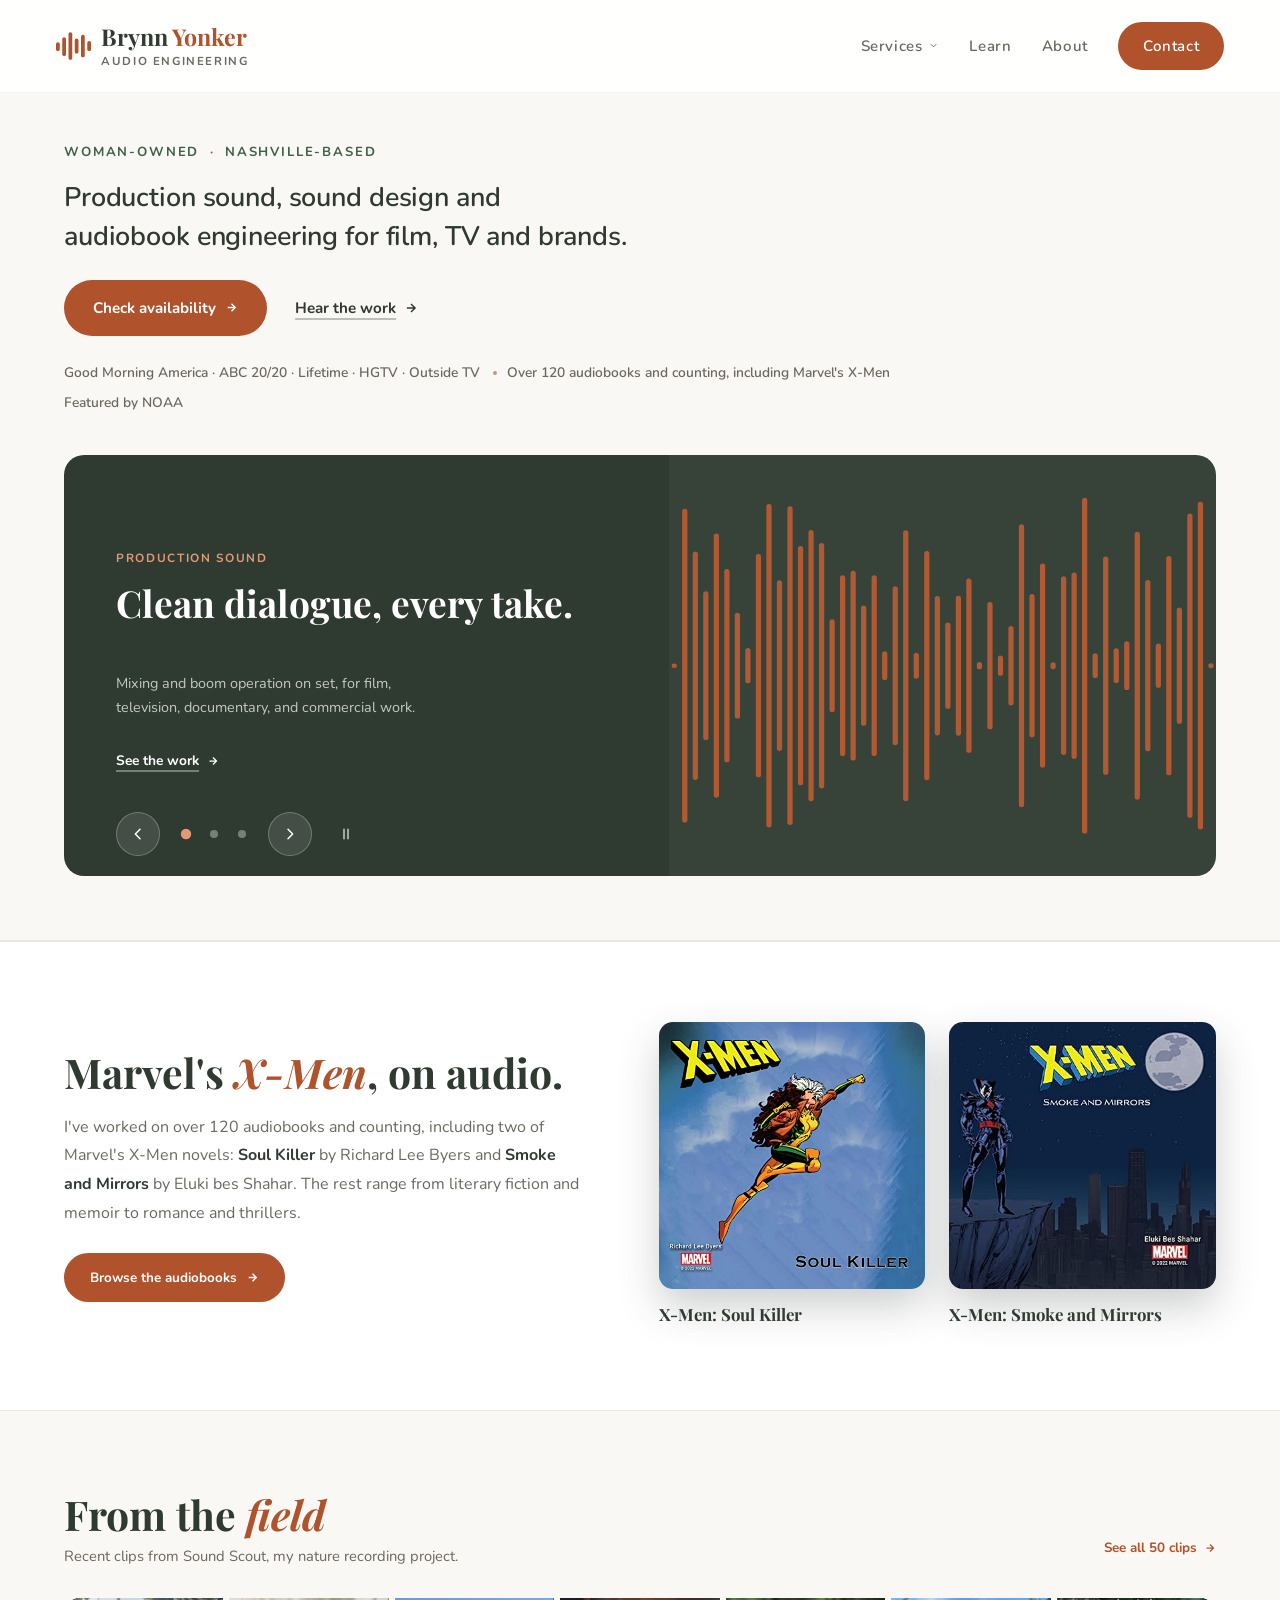
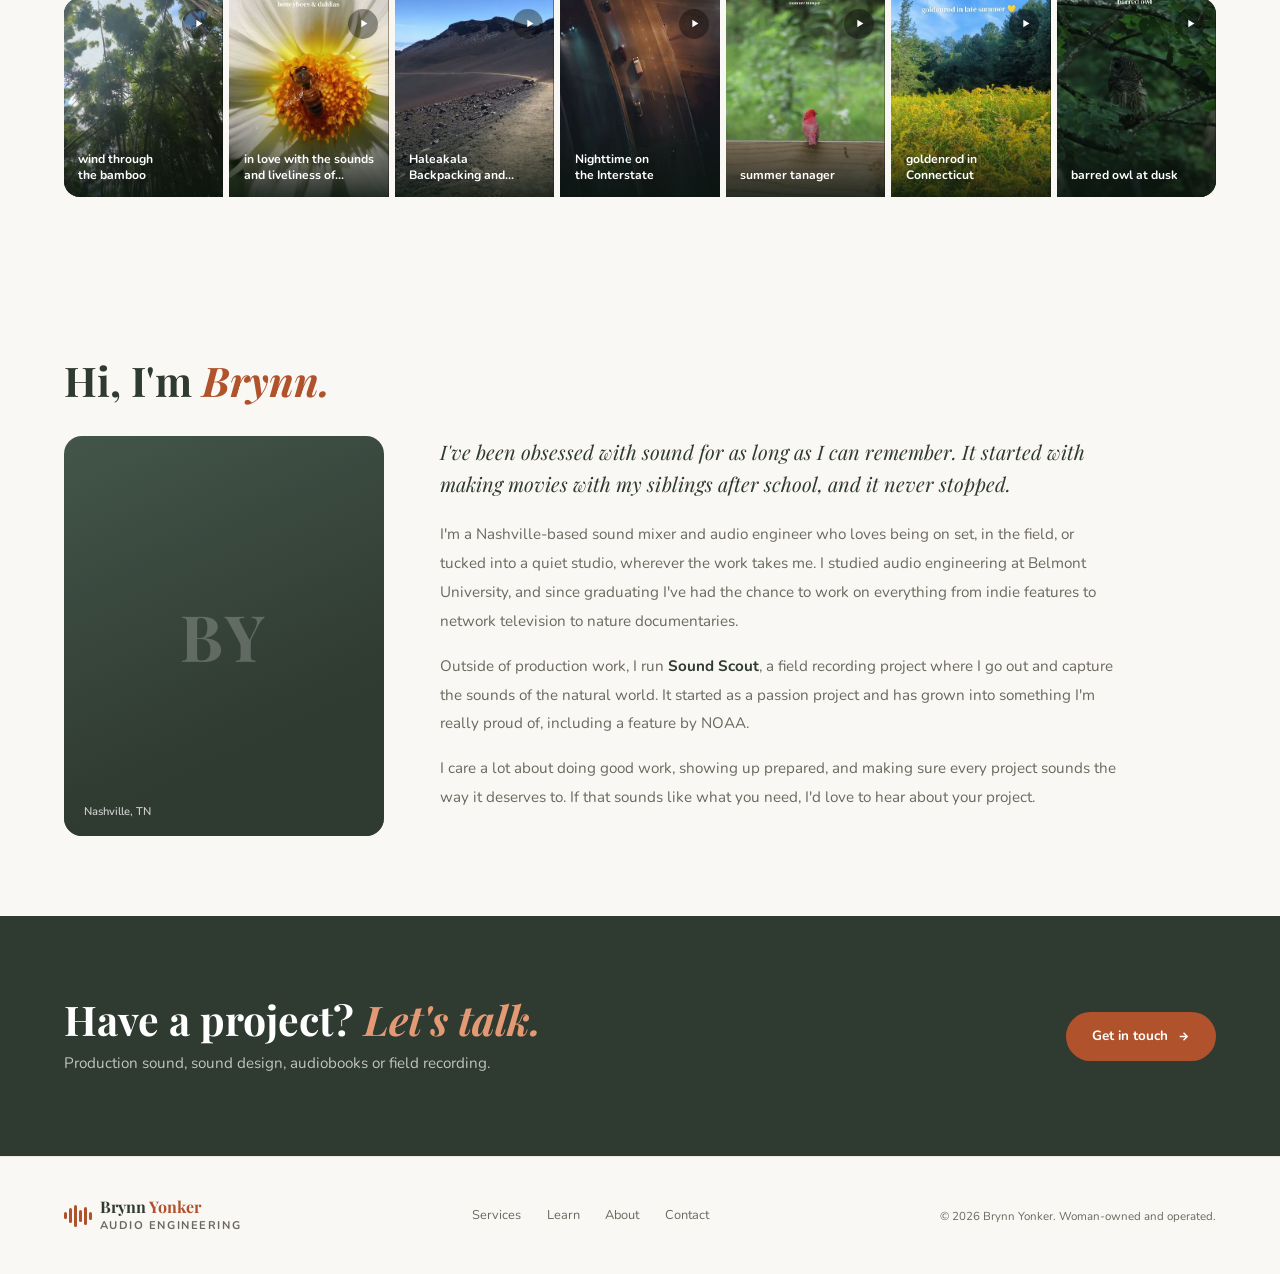
<file: index.html>
<!DOCTYPE html>
<html lang="en">
<head>
<meta charset="UTF-8">
<meta name="viewport" content="width=device-width, initial-scale=1.0">
<title>Brynn Yonker | Production Sound Mixer &amp; Audio Engineer</title>
<meta name="description" content="Production Sound Mixer, Sound Designer, and Audiobook Engineer based in Nashville, TN. Credits include GMA, ABC 20/20, Lifetime, HGTV and Outside TV.">
<link rel="canonical" href="https://particlepack-prog.github.io/brynn-yonker/">
<link rel="icon" href="data:image/svg+xml,%3Csvg xmlns='http://www.w3.org/2000/svg' viewBox='0 0 32 32'%3E%3Crect width='32' height='32' rx='7' fill='%232f3a31'/%3E%3Cg fill='%23c25e34'%3E%3Crect x='6' y='13' width='3' height='6' rx='1.5'/%3E%3Crect x='11' y='9' width='3' height='14' rx='1.5'/%3E%3Crect x='16' y='6' width='3' height='20' rx='1.5'/%3E%3Crect x='21' y='11' width='3' height='10' rx='1.5'/%3E%3C/g%3E%3C/svg%3E">
<meta name="theme-color" content="#2f3a31">
<meta property="og:type" content="website">
<meta property="og:site_name" content="Brynn Yonker">
<meta property="og:title" content="Brynn Yonker | Production Sound Mixer & Audio Engineer">
<meta property="og:description" content="Production Sound Mixer, Sound Designer, and Audiobook Engineer based in Nashville, TN. Credits include GMA, ABC 20/20, Lifetime, HGTV and Outside TV.">
<meta property="og:url" content="https://particlepack-prog.github.io/brynn-yonker/">
<meta property="og:image" content="https://particlepack-prog.github.io/brynn-yonker/og-image.png">
<meta property="og:image:width" content="1200">
<meta property="og:image:height" content="630">
<meta property="og:image:alt" content="Brynn Yonker, Production Sound Mixer, Nashville TN">
<meta name="twitter:card" content="summary_large_image">
<meta name="twitter:title" content="Brynn Yonker | Production Sound Mixer & Audio Engineer">
<meta name="twitter:description" content="Production Sound Mixer, Sound Designer, and Audiobook Engineer based in Nashville, TN. Credits include GMA, ABC 20/20, Lifetime, HGTV and Outside TV.">
<meta name="twitter:image" content="https://particlepack-prog.github.io/brynn-yonker/og-image.png">
<script type="application/ld+json">
{
  "@context": "https://schema.org",
  "@type": "Person",
  "name": "Brynn Yonker",
  "url": "https://particlepack-prog.github.io/brynn-yonker/",
  "image": "https://particlepack-prog.github.io/brynn-yonker/og-image.png",
  "jobTitle": "Production Sound Mixer",
  "description": "Production Sound Mixer, Sound Designer, and Audiobook Engineer based in Nashville, TN.",
  "address": { "@type": "PostalAddress", "addressLocality": "Nashville", "addressRegion": "TN", "addressCountry": "US" },
  "knowsAbout": ["Production Sound Mixing", "Boom Operation", "Sound Design", "Audiobook Engineering", "Field Recording"],
  "sameAs": [
    "https://www.imdb.com/name/nm11191934/",
    "https://www.instagram.com/brynn.yonker/",
    "https://www.facebook.com/brynn.yonker.9/",
    "https://www.linkedin.com/in/brynn-yonker-462735157/",
    "https://www.youtube.com/@sound_scout",
    "https://www.tiktok.com/@sound_scout"
  ]
}
</script>
<link rel="preconnect" href="https://fonts.googleapis.com">
<link rel="preconnect" href="https://fonts.gstatic.com" crossorigin>
<link href="https://fonts.googleapis.com/css2?family=Playfair+Display:ital,wght@0,400;0,700;1,400;1,700&family=Nunito:wght@300;400;600;700&display=swap" rel="stylesheet">
<link rel="stylesheet" href="css/style.css?v=8a503919">
</head>
<body>
<a class="skip-link" href="#main">Skip to content</a>

<!-- NAV -->
<nav aria-label="Main">
  <a href="index.html" class="nav-logo"><span class="wave"><i></i><i></i><i></i><i></i><i></i><i></i></span><span class="logo-text"><span class="logo-name">Brynn <span class="logo-surname">Yonker</span></span><span class="logo-role">Audio Engineering</span></span></a>
  <button class="nav-toggle" aria-label="Menu" aria-expanded="false">
    <svg viewBox="0 0 24 24"><path d="M3 12h18M3 6h18M3 18h18"/></svg>
  </button>
  <ul class="nav-links">
    <li>
      <a href="services.html">Services <svg class="nav-caret" viewBox="0 0 24 24"><path d="M6 9l6 6 6-6"/></svg></a>
      <div class="nav-dropdown">
        <a href="work/production-sound.html"><span class="dd-title">Production Sound</span><span class="dd-desc">Mixing and boom on set</span></a>
        <a href="work/sound-design.html"><span class="dd-title">Sound Design</span><span class="dd-desc">Editing, design and mix</span></a>
        <a href="work/audiobooks.html"><span class="dd-title">Audiobooks</span><span class="dd-desc">Record, proof, master to ACX</span></a>
        <a href="work/sound-scout.html"><span class="dd-title">Field Recording</span><span class="dd-desc">Sound Scout, nature and NOAA</span></a>
      </div>
    </li>
    <li><a href="learn.html">Learn</a></li>
    <li><a href="#about">About</a></li>
    <li><a href="contact.html" class="nav-cta">Contact</a></li>
  </ul>
</nav>

<main id="main" tabindex="-1">

<!-- HERO -->
<section id="hero">
  <div class="hero-pitch">
    <p class="hero-identity">Woman-owned <span aria-hidden="true">·</span> Nashville-based</p>
    <h1 class="hero-statement"><span class="sr-only">Brynn Yonker: </span>Production sound, sound design and audiobook engineering for film, TV and brands.</h1>
    <div class="hero-actions">
      <a class="btn-primary" href="contact.html">Check availability <svg width="13" height="13" viewBox="0 0 24 24" fill="none" stroke="currentColor" stroke-width="2.5"><path d="M5 12h14M12 5l7 7-7 7"/></svg></a>
      <a class="hero-secondary" href="work/production-sound.html">Hear the work <svg viewBox="0 0 24 24"><path d="M5 12h14M12 5l7 7-7 7"/></svg></a>
    </div>
    <ul class="hero-proof">
      <li>Good Morning America · ABC 20/20 · Lifetime · HGTV · Outside TV</li>
      <li>Over 120 audiobooks and counting, including Marvel's X-Men</li>
      <li>Featured by NOAA</li>
    </ul>
  </div>

  <div class="hero-slider" id="heroSlider" aria-roledescription="carousel" aria-label="Areas of work">
    <div class="hero-track">
      <article class="hero-slide is-active" data-index="0">
        <div class="hero-slide-copy">
          <span class="hero-eyebrow">Production Sound</span>
          <h2>Clean dialogue, every take.</h2>
          <p>Mixing and boom operation on set, for film, television, documentary, and commercial work.</p>
          <a href="work/production-sound.html" class="hero-slide-link">See the work <svg viewBox="0 0 24 24"><path d="M5 12h14M12 5l7 7-7 7"/></svg></a>
        </div>
        <div class="hero-slide-visual"><canvas class="hero-canvas" data-viz="dialogue" aria-hidden="true"></canvas></div>
      </article>
      <article class="hero-slide" data-index="1">
        <div class="hero-slide-copy">
          <a class="ig-badge hero-noaa" href="https://www.fisheries.noaa.gov/new-england-mid-atlantic/science-data/passive-acoustic-technologies#drop-hydrophone" target="_blank" rel="noopener"><svg viewBox="0 0 24 24"><path d="M12 22s8-4 8-10V5l-8-3-8 3v7c0 6 8 10 8 10z"/></svg> Featured by NOAA</a>
          <span class="hero-eyebrow">Sound Design &amp; Field Recording</span>
          <h2>Sound worlds, built from scratch.</h2>
          <p>Post-production design and nature field recording under the Sound Scout brand.</p>
          <a href="work/sound-design.html" class="hero-slide-link">See the work <svg viewBox="0 0 24 24"><path d="M5 12h14M12 5l7 7-7 7"/></svg></a>
        </div>
        <div class="hero-slide-visual"><img class="hero-slide-img" src="img/work/noaa-banner.jpg" alt="Illustration of a hydrophone recording underwater"></div>
      </article>
      <article class="hero-slide" data-index="2">
        <div class="hero-slide-copy">
          <span class="hero-eyebrow">Audiobooks</span>
          <h2>Stories, voiced and delivered.</h2>
          <p>Recording, editing, and proofing with ACX-compliant delivery for Audible and beyond.</p>
          <a href="work/audiobooks.html" class="hero-slide-link">See the work <svg viewBox="0 0 24 24"><path d="M5 12h14M12 5l7 7-7 7"/></svg></a>
        </div>
        <div class="hero-slide-visual hero-covers">
          <img src="img/audiobooks/x-men-soul-killer.jpg" alt="X-Men: Soul Killer audiobook cover" width="500" height="500">
          <img src="img/audiobooks/x-men-smoke-and-mirrors.jpg" alt="X-Men: Smoke and Mirrors audiobook cover" width="400" height="400">
        </div>
      </article>
    </div>
    <div class="hero-controls">
      <button class="hero-arrow" type="button" data-dir="-1" aria-label="Previous slide"><svg viewBox="0 0 24 24"><path d="M15 5l-7 7 7 7"/></svg></button>
      <div class="hero-dots">
        <button class="hero-dot is-active" type="button" aria-current="true" data-index="0" aria-label="Slide 1: Production Sound"></button>
        <button class="hero-dot" type="button" data-index="1" aria-label="Slide 2: Sound Design &amp; Field Recording"></button>
        <button class="hero-dot" type="button" data-index="2" aria-label="Slide 3: Audiobooks"></button>
      </div>
      <button class="hero-arrow" type="button" data-dir="1" aria-label="Next slide"><svg viewBox="0 0 24 24"><path d="M9 5l7 7-7 7"/></svg></button>
      <button class="hero-pause" type="button" data-motion-toggle aria-label="Pause animations"><svg class="icon-pause-sm" viewBox="0 0 24 24"><path d="M9 5v14M15 5v14"/></svg><svg class="icon-play-sm" viewBox="0 0 24 24"><path d="M7 4.5v15l12-7.5z"/></svg></button>
    </div>
  </div>
</section>

<!-- MARVEL: the X-Men audiobooks, out front -->
<section id="marvel" class="marvel-band">
  <div class="marvel-inner">
    <div class="marvel-copy fade-up">
      <h2>Marvel's <em>X-Men</em>, on audio.</h2>
      <p>I've worked on over 120 audiobooks and counting, including two of Marvel's X-Men novels: <strong>Soul Killer</strong> by Richard Lee Byers and <strong>Smoke and Mirrors</strong> by Eluki bes Shahar. The rest range from literary fiction and memoir to romance and thrillers.</p>
      <a class="btn-primary" href="work/audiobooks.html">Browse the audiobooks <svg width="13" height="13" viewBox="0 0 24 24" fill="none" stroke="currentColor" stroke-width="2.5"><path d="M5 12h14M12 5l7 7-7 7"/></svg></a>
    </div>
    <div class="marvel-covers fade-up">
      <a class="marvel-cover" href="https://www.audible.com/pd/X-Men-Soul-Killer-Audiobook/B09GL233FQ" target="_blank" rel="noopener">
        <img src="img/audiobooks/x-men-soul-killer.jpg" alt="X-Men: Soul Killer audiobook cover" width="500" height="500" loading="lazy">
        <span class="marvel-cap">X-Men: Soul Killer</span>
      </a>
      <a class="marvel-cover" href="https://www.audible.com/pd/X-Men-Smoke-and-Mirrors-Audiobook/B09GL21Y2V" target="_blank" rel="noopener">
        <img src="img/audiobooks/x-men-smoke-and-mirrors.jpg" alt="X-Men: Smoke and Mirrors audiobook cover" width="400" height="400" loading="lazy">
        <span class="marvel-cap">X-Men: Smoke and Mirrors</span>
      </a>
    </div>
  </div>
</section>

<!-- FROM THE FIELD: a strip of real Sound Scout clips -->
<section id="field">
  <div class="field-head">
    <div>
      <h2>From the <em>field</em></h2>
      <p>Recent clips from Sound Scout, my nature recording project.</p>
    </div>
    <a class="field-all" href="work/sound-scout.html">See all 50 clips <svg width="12" height="12" viewBox="0 0 24 24" fill="none" stroke="currentColor" stroke-width="2.5"><path d="M5 12h14M12 5l7 7-7 7"/></svg></a>
  </div>
  <div class="field-row">
    <a class="ig-tile" href="https://youtube.com/shorts/SfgPTwZtjlU" target="_blank" rel="noopener">
      <img class="ig-img" src="img/scout/SfgPTwZtjlU.jpg" alt="" loading="lazy" width="405" height="506">
      <span class="ig-play" aria-hidden="true"><svg viewBox="0 0 10 10"><polygon points="3,1.5 8.5,5 3,8.5"/></svg></span>
      <span class="ig-caption"><span class="ig-title">wind through the bamboo</span></span>
    </a>
    <a class="ig-tile" href="https://youtube.com/shorts/Vj1apiY_xVc" target="_blank" rel="noopener">
      <img class="ig-img" src="img/scout/Vj1apiY_xVc.jpg" alt="" loading="lazy" width="405" height="506">
      <span class="ig-play" aria-hidden="true"><svg viewBox="0 0 10 10"><polygon points="3,1.5 8.5,5 3,8.5"/></svg></span>
      <span class="ig-caption"><span class="ig-title">in love with the sounds and liveliness of summer</span></span>
    </a>
    <a class="ig-tile" href="https://youtube.com/shorts/o15S46kv6pw" target="_blank" rel="noopener">
      <img class="ig-img" src="img/scout/o15S46kv6pw.jpg" alt="" loading="lazy" width="405" height="506">
      <span class="ig-play" aria-hidden="true"><svg viewBox="0 0 10 10"><polygon points="3,1.5 8.5,5 3,8.5"/></svg></span>
      <span class="ig-caption"><span class="ig-title">Haleakala Backpacking and Recording</span></span>
    </a>
    <a class="ig-tile" href="https://youtube.com/shorts/IsF0hgpNGHE" target="_blank" rel="noopener">
      <img class="ig-img" src="img/scout/IsF0hgpNGHE.jpg" alt="" loading="lazy" width="405" height="506">
      <span class="ig-play" aria-hidden="true"><svg viewBox="0 0 10 10"><polygon points="3,1.5 8.5,5 3,8.5"/></svg></span>
      <span class="ig-caption"><span class="ig-title">Nighttime on the Interstate</span></span>
    </a>
    <a class="ig-tile" href="https://youtube.com/shorts/_kPW7LiaGSY" target="_blank" rel="noopener">
      <img class="ig-img" src="img/scout/_kPW7LiaGSY.jpg" alt="" loading="lazy" width="405" height="506">
      <span class="ig-play" aria-hidden="true"><svg viewBox="0 0 10 10"><polygon points="3,1.5 8.5,5 3,8.5"/></svg></span>
      <span class="ig-caption"><span class="ig-title">summer tanager</span></span>
    </a>
    <a class="ig-tile" href="https://youtube.com/shorts/Dkj8dXExm6c" target="_blank" rel="noopener">
      <img class="ig-img" src="img/scout/Dkj8dXExm6c.jpg" alt="" loading="lazy" width="405" height="506">
      <span class="ig-play" aria-hidden="true"><svg viewBox="0 0 10 10"><polygon points="3,1.5 8.5,5 3,8.5"/></svg></span>
      <span class="ig-caption"><span class="ig-title">goldenrod in Connecticut</span></span>
    </a>
    <a class="ig-tile" href="https://youtube.com/shorts/Xej_dlHcy8c" target="_blank" rel="noopener">
      <img class="ig-img" src="img/scout/Xej_dlHcy8c.jpg" alt="" loading="lazy" width="405" height="506">
      <span class="ig-play" aria-hidden="true"><svg viewBox="0 0 10 10"><polygon points="3,1.5 8.5,5 3,8.5"/></svg></span>
      <span class="ig-caption"><span class="ig-title">barred owl at dusk</span></span>
    </a>
  </div>
</section>

<!-- ABOUT -->
<section id="about">
  <h2>Hi, I'm <em>Brynn.</em></h2>
  <div class="about-grid">
  <!-- Portrait slot: the monogram stands in until a photo exists. To add one,
       save it as img/brynn-portrait.jpg and uncomment the img line below. -->
  <figure class="about-portrait fade-up">
    <span class="monogram">BY</span>
    <!-- <img src="img/brynn-portrait.jpg" alt="Brynn Yonker on set" loading="lazy" width="640" height="800"> -->
    <figcaption>Nashville, TN</figcaption>
  </figure>
  <div class="about-inner fade-up">
    <p class="opener">I've been obsessed with sound for as long as I can remember. It started with making movies with my siblings after school, and it never stopped.</p>
    <p>I'm a Nashville-based sound mixer and audio engineer who loves being on set, in the field, or tucked into a quiet studio, wherever the work takes me. I studied audio engineering at Belmont University, and since graduating I've had the chance to work on everything from indie features to network television to nature documentaries.</p>
    <p>Outside of production work, I run <strong>Sound Scout</strong>, a field recording project where I go out and capture the sounds of the natural world. It started as a passion project and has grown into something I'm really proud of, including a feature by NOAA.</p>
    <p>I care a lot about doing good work, showing up prepared, and making sure every project sounds the way it deserves to. If that sounds like what you need, I'd love to hear about your project.</p>
  </div>
  </div>
</section>

<!-- LET'S TALK -->
<section id="contact" class="cta-band">
  <div class="cta-inner">
    <div>
      <h2>Have a project? <em>Let's talk.</em></h2>
      <p>Production sound, sound design, audiobooks or field recording.</p>
    </div>
    <a class="btn-primary" href="contact.html">Get in touch <svg width="13" height="13" viewBox="0 0 24 24" fill="none" stroke="currentColor" stroke-width="2.5"><path d="M5 12h14M12 5l7 7-7 7"/></svg></a>
  </div>
</section>

<!-- FOOTER -->
</main>

<footer>
  <div class="footer-logo"><span class="wave"><i></i><i></i><i></i><i></i><i></i><i></i></span><span class="logo-text"><span class="logo-name">Brynn <span class="logo-surname">Yonker</span></span><span class="logo-role">Audio Engineering</span></span></div>
  <div class="footer-links">
    <a href="services.html">Services</a>
    <a href="learn.html">Learn</a>
    <a href="#about">About</a>
    <a href="contact.html">Contact</a>
  </div>
  <div class="footer-copy">&copy; 2026 Brynn Yonker. Woman-owned and operated.</div>
</footer>

<script src="js/main.js?v=8a503919"></script>
</body>
</html>
</file>
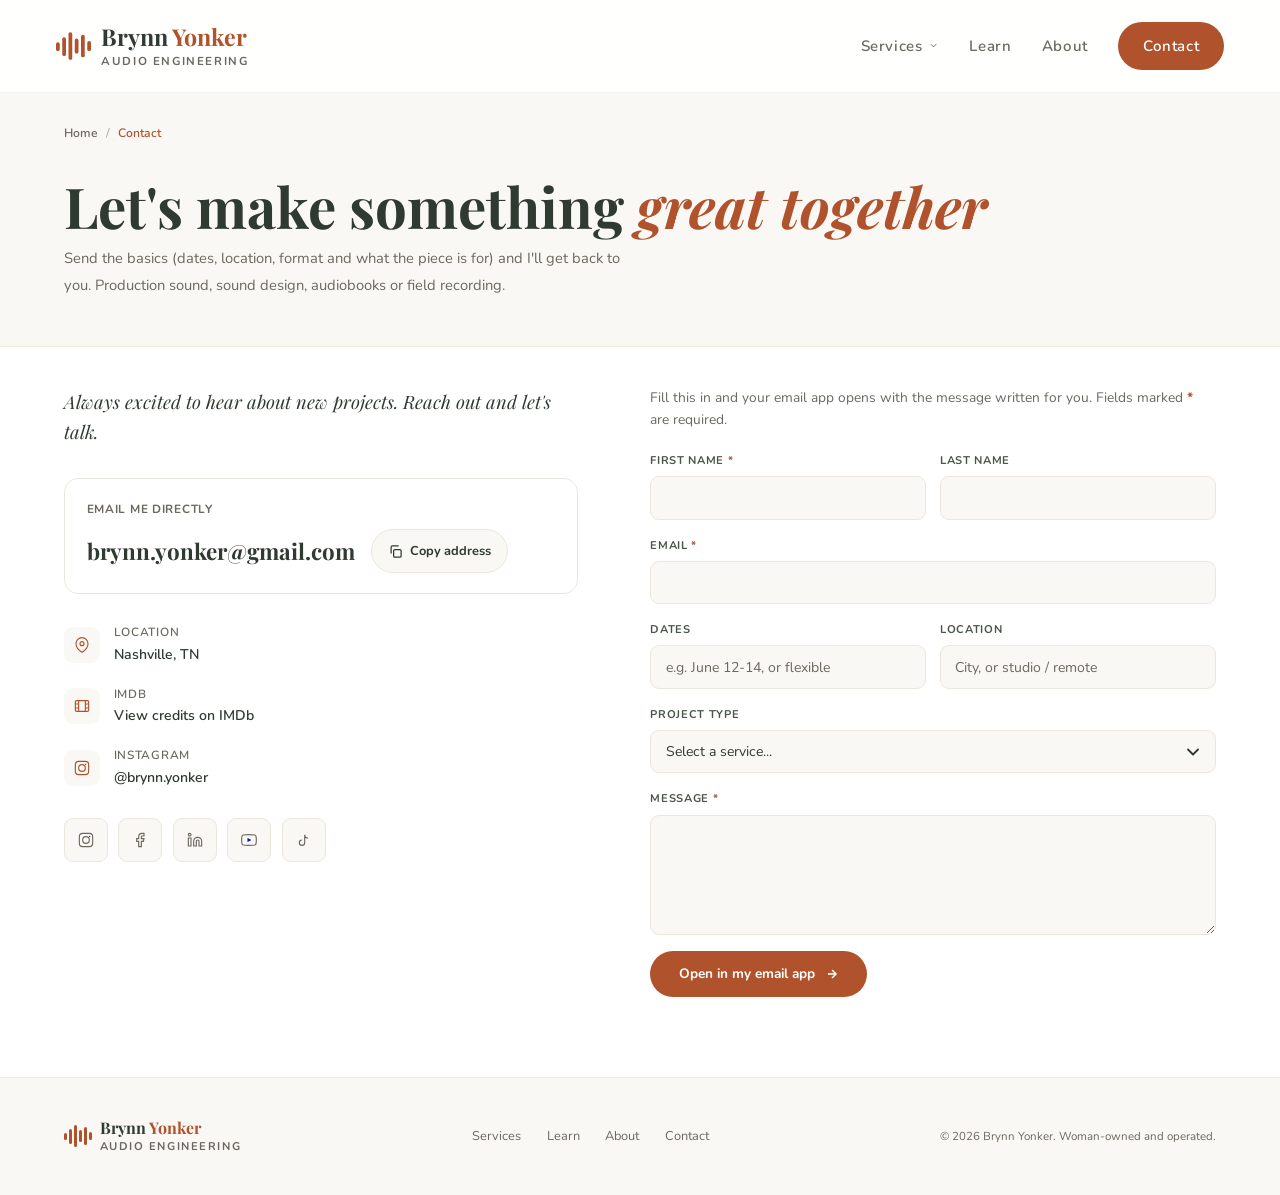
<file: contact.html>
<!DOCTYPE html>
<html lang="en">
<head>
<meta charset="UTF-8">
<meta name="viewport" content="width=device-width, initial-scale=1.0">
<title>Contact | Brynn Yonker</title>
<meta name="description" content="Hire Brynn Yonker for production sound, sound design, audiobook engineering or field recording. Based in Nashville, TN.">
<link rel="canonical" href="https://particlepack-prog.github.io/brynn-yonker/contact.html">
<link rel="icon" href="data:image/svg+xml,%3Csvg xmlns='http://www.w3.org/2000/svg' viewBox='0 0 32 32'%3E%3Crect width='32' height='32' rx='7' fill='%232f3a31'/%3E%3Cg fill='%23c25e34'%3E%3Crect x='6' y='13' width='3' height='6' rx='1.5'/%3E%3Crect x='11' y='9' width='3' height='14' rx='1.5'/%3E%3Crect x='16' y='6' width='3' height='20' rx='1.5'/%3E%3Crect x='21' y='11' width='3' height='10' rx='1.5'/%3E%3C/g%3E%3C/svg%3E">
<meta name="theme-color" content="#2f3a31">
<meta property="og:type" content="website">
<meta property="og:site_name" content="Brynn Yonker">
<meta property="og:title" content="Contact | Brynn Yonker">
<meta property="og:description" content="Hire Brynn Yonker for production sound, sound design, audiobook engineering or field recording. Based in Nashville, TN.">
<meta property="og:url" content="https://particlepack-prog.github.io/brynn-yonker/contact.html">
<meta property="og:image" content="https://particlepack-prog.github.io/brynn-yonker/og-image.png">
<meta property="og:image:width" content="1200">
<meta property="og:image:height" content="630">
<meta property="og:image:alt" content="Brynn Yonker, Production Sound Mixer, Nashville TN">
<meta name="twitter:card" content="summary_large_image">
<meta name="twitter:title" content="Contact | Brynn Yonker">
<meta name="twitter:description" content="Hire Brynn Yonker for production sound, sound design, audiobook engineering or field recording. Based in Nashville, TN.">
<meta name="twitter:image" content="https://particlepack-prog.github.io/brynn-yonker/og-image.png">
<link rel="preconnect" href="https://fonts.googleapis.com">
<link rel="preconnect" href="https://fonts.gstatic.com" crossorigin>
<link href="https://fonts.googleapis.com/css2?family=Playfair+Display:ital,wght@0,400;0,700;1,400;1,700&family=Nunito:wght@300;400;600;700&display=swap" rel="stylesheet">
<link rel="stylesheet" href="css/style.css?v=8a503919">
</head>
<body>
<a class="skip-link" href="#main">Skip to content</a>

<!-- NAV -->
<nav aria-label="Main">
  <a href="index.html" class="nav-logo"><span class="wave"><i></i><i></i><i></i><i></i><i></i><i></i></span><span class="logo-text"><span class="logo-name">Brynn <span class="logo-surname">Yonker</span></span><span class="logo-role">Audio Engineering</span></span></a>
  <button class="nav-toggle" aria-label="Menu" aria-expanded="false">
    <svg viewBox="0 0 24 24"><path d="M3 12h18M3 6h18M3 18h18"/></svg>
  </button>
  <ul class="nav-links">
    <li>
      <a href="services.html">Services <svg class="nav-caret" viewBox="0 0 24 24"><path d="M6 9l6 6 6-6"/></svg></a>
      <div class="nav-dropdown">
        <a href="work/production-sound.html"><span class="dd-title">Production Sound</span><span class="dd-desc">Mixing and boom on set</span></a>
        <a href="work/sound-design.html"><span class="dd-title">Sound Design</span><span class="dd-desc">Editing, design and mix</span></a>
        <a href="work/audiobooks.html"><span class="dd-title">Audiobooks</span><span class="dd-desc">Record, proof, master to ACX</span></a>
        <a href="work/sound-scout.html"><span class="dd-title">Field Recording</span><span class="dd-desc">Sound Scout, nature and NOAA</span></a>
      </div>
    </li>
    <li><a href="learn.html">Learn</a></li>
    <li><a href="index.html#about">About</a></li>
    <li><a href="contact.html" class="nav-cta" aria-current="page">Contact</a></li>
  </ul>
</nav>

<main id="main" tabindex="-1">

<!-- BREADCRUMB -->
<div class="breadcrumb">
  <a href="index.html">Home</a><span class="sep">/</span><span class="current">Contact</span>
</div>

<!-- HERO -->
<section class="work-hero">
  <h1>Let's make something <em>great together</em></h1>
  <p>Send the basics (dates, location, format and what the piece is for) and I'll get back to you. Production sound, sound design, audiobooks or field recording.</p>
</section>

<section id="contact" class="contact-page">
  <div class="contact-wrap">
    <div class="contact-left fade-up">
      <p class="contact-intro">Always excited to hear about new projects. Reach out and let's talk.</p>
      <div class="email-primary">
        <span class="email-primary-label">Email me directly</span>
        <a class="email-primary-addr" href="mailto:brynn.yonker@gmail.com">brynn.yonker@gmail.com</a>
        <button type="button" class="copy-btn" data-copy="brynn.yonker@gmail.com"><svg viewBox="0 0 24 24" aria-hidden="true"><rect x="9" y="9" width="12" height="12" rx="2"/><path d="M5 15V5a2 2 0 0 1 2-2h10"/></svg><span>Copy address</span></button>
        <span class="copy-status" role="status" aria-live="polite"></span>
      </div>
      <div class="contact-list">
        <div class="contact-row">
          <div class="contact-row-icon"><svg viewBox="0 0 24 24"><path d="M21 10c0 7-9 13-9 13s-9-6-9-13a9 9 0 0 1 18 0z"/><circle cx="12" cy="10" r="3"/></svg></div>
          <div><div class="contact-row-label">Location</div><div class="contact-row-val">Nashville, TN</div></div>
        </div>
        <div class="contact-row">
          <div class="contact-row-icon"><svg viewBox="0 0 24 24"><rect x="2" y="4" width="20" height="16" rx="2"/><path d="M7 4v16M17 4v16M2 9h5M2 15h5M17 9h5M17 15h5"/></svg></div>
          <div><div class="contact-row-label">IMDb</div><div class="contact-row-val"><a href="https://www.imdb.com/name/nm11191934/" target="_blank" rel="noopener">View credits on IMDb</a></div></div>
        </div>
        <div class="contact-row">
          <div class="contact-row-icon"><svg viewBox="0 0 24 24"><rect x="2" y="2" width="20" height="20" rx="5"/><circle cx="12" cy="12" r="5"/><circle cx="17.5" cy="6.5" r="1" fill="currentColor" stroke="none"/></svg></div>
          <div><div class="contact-row-label">Instagram</div><div class="contact-row-val"><a href="https://www.instagram.com/brynn.yonker/" target="_blank" rel="noopener">@brynn.yonker</a></div></div>
        </div>
      </div>
      <div class="social-row">
        <a class="social-btn" href="https://www.instagram.com/brynn.yonker/" target="_blank" rel="noopener" aria-label="Instagram" title="Instagram"><svg viewBox="0 0 24 24"><rect x="2" y="2" width="20" height="20" rx="5"/><circle cx="12" cy="12" r="5"/><circle cx="17.5" cy="6.5" r="1" fill="currentColor" stroke="none"/></svg></a>
        <a class="social-btn" href="https://www.facebook.com/brynn.yonker.9/" target="_blank" rel="noopener" aria-label="Facebook" title="Facebook"><svg viewBox="0 0 24 24"><path d="M18 2h-3a5 5 0 0 0-5 5v3H7v4h3v8h4v-8h3l1-4h-4V7a1 1 0 0 1 1-1h3z"/></svg></a>
        <a class="social-btn" href="https://www.linkedin.com/in/brynn-yonker-462735157/" target="_blank" rel="noopener" aria-label="LinkedIn" title="LinkedIn"><svg viewBox="0 0 24 24"><path d="M16 8a6 6 0 0 1 6 6v7h-4v-7a2 2 0 0 0-4 0v7h-4v-7a6 6 0 0 1 6-6zM2 9h4v12H2z"/><circle cx="4" cy="4" r="2"/></svg></a>
        <a class="social-btn" href="https://www.youtube.com/@sound_scout" target="_blank" rel="noopener" aria-label="YouTube" title="YouTube"><svg viewBox="0 0 24 24"><path d="M22.54 6.42a2.78 2.78 0 0 0-1.95-1.96C18.88 4 12 4 12 4s-6.88 0-8.59.46A2.78 2.78 0 0 0 1.46 6.42 29 29 0 0 0 1 12a29 29 0 0 0 .46 5.58A2.78 2.78 0 0 0 3.41 19.6C5.12 20 12 20 12 20s6.88 0 8.59-.4a2.78 2.78 0 0 0 1.95-1.95A29 29 0 0 0 23 12a29 29 0 0 0-.46-5.58z"/><polygon points="9.75 15.02 15.5 12 9.75 8.98 9.75 15.02" fill="currentColor" stroke="none"/></svg></a>
        <a class="social-btn" href="https://www.tiktok.com/@sound_scout" target="_blank" rel="noopener" aria-label="TikTok" title="TikTok"><svg viewBox="0 0 24 24"><path d="M9 12a4 4 0 1 0 4 4V4a5 5 0 0 0 5 5"/></svg></a>
      </div>
    </div>
    <div class="fade-up">
      <form class="contact-form">
        <p class="form-note">Fill this in and your email app opens with the message written for you. Fields marked <span class="req" aria-hidden="true">*</span><span class="sr-only">with an asterisk</span> are required.</p>
        <div class="form-row">
          <div class="form-field"><label for="fname">First Name <span class="req" aria-hidden="true">*</span></label><input type="text" id="fname" name="fname" required></div>
          <div class="form-field"><label for="lname">Last Name</label><input type="text" id="lname" name="lname"></div>
        </div>
        <div class="form-field"><label for="email">Email <span class="req" aria-hidden="true">*</span></label><input type="email" id="email" name="email" required></div>
        <div class="form-row">
          <div class="form-field"><label for="dates">Dates</label><input type="text" id="dates" name="dates" placeholder="e.g. June 12-14, or flexible"></div>
          <div class="form-field"><label for="location">Location</label><input type="text" id="location" name="location" placeholder="City, or studio / remote"></div>
        </div>
        <div class="form-field">
          <label for="project">Project Type</label>
          <select id="project" name="project">
            <option value="">Select a service...</option>
            <option>Production Sound Mixing</option>
            <option>Sound Design</option>
            <option>Audiobook Recording / Editing</option>
            <option>Field Recording</option>
            <option>General Inquiry</option>
          </select>
        </div>
        <div class="form-field"><label for="message">Message <span class="req" aria-hidden="true">*</span></label><textarea id="message" name="message" required></textarea></div>
        <button type="submit" class="form-submit">Open in my email app <svg width="14" height="14" viewBox="0 0 24 24" fill="none" stroke="currentColor" stroke-width="2.5"><path d="M5 12h14M12 5l7 7-7 7"/></svg></button>
        <p id="form-msg" role="status">Your email app should now be open with the message ready to send. Nothing happened? Use the Copy address button and write from your usual inbox.</p>
      </form>
    </div>
  </div>
</section>

<!-- FOOTER -->
</main>

<footer>
  <div class="footer-logo"><span class="wave"><i></i><i></i><i></i><i></i><i></i><i></i></span><span class="logo-text"><span class="logo-name">Brynn <span class="logo-surname">Yonker</span></span><span class="logo-role">Audio Engineering</span></span></div>
  <div class="footer-links">
    <a href="services.html">Services</a>
    <a href="learn.html">Learn</a>
    <a href="index.html#about">About</a>
    <a href="contact.html">Contact</a>
  </div>
  <div class="footer-copy">&copy; 2026 Brynn Yonker. Woman-owned and operated.</div>
</footer>

<script src="js/main.js?v=8a503919"></script>
</body>
</html>
</file>
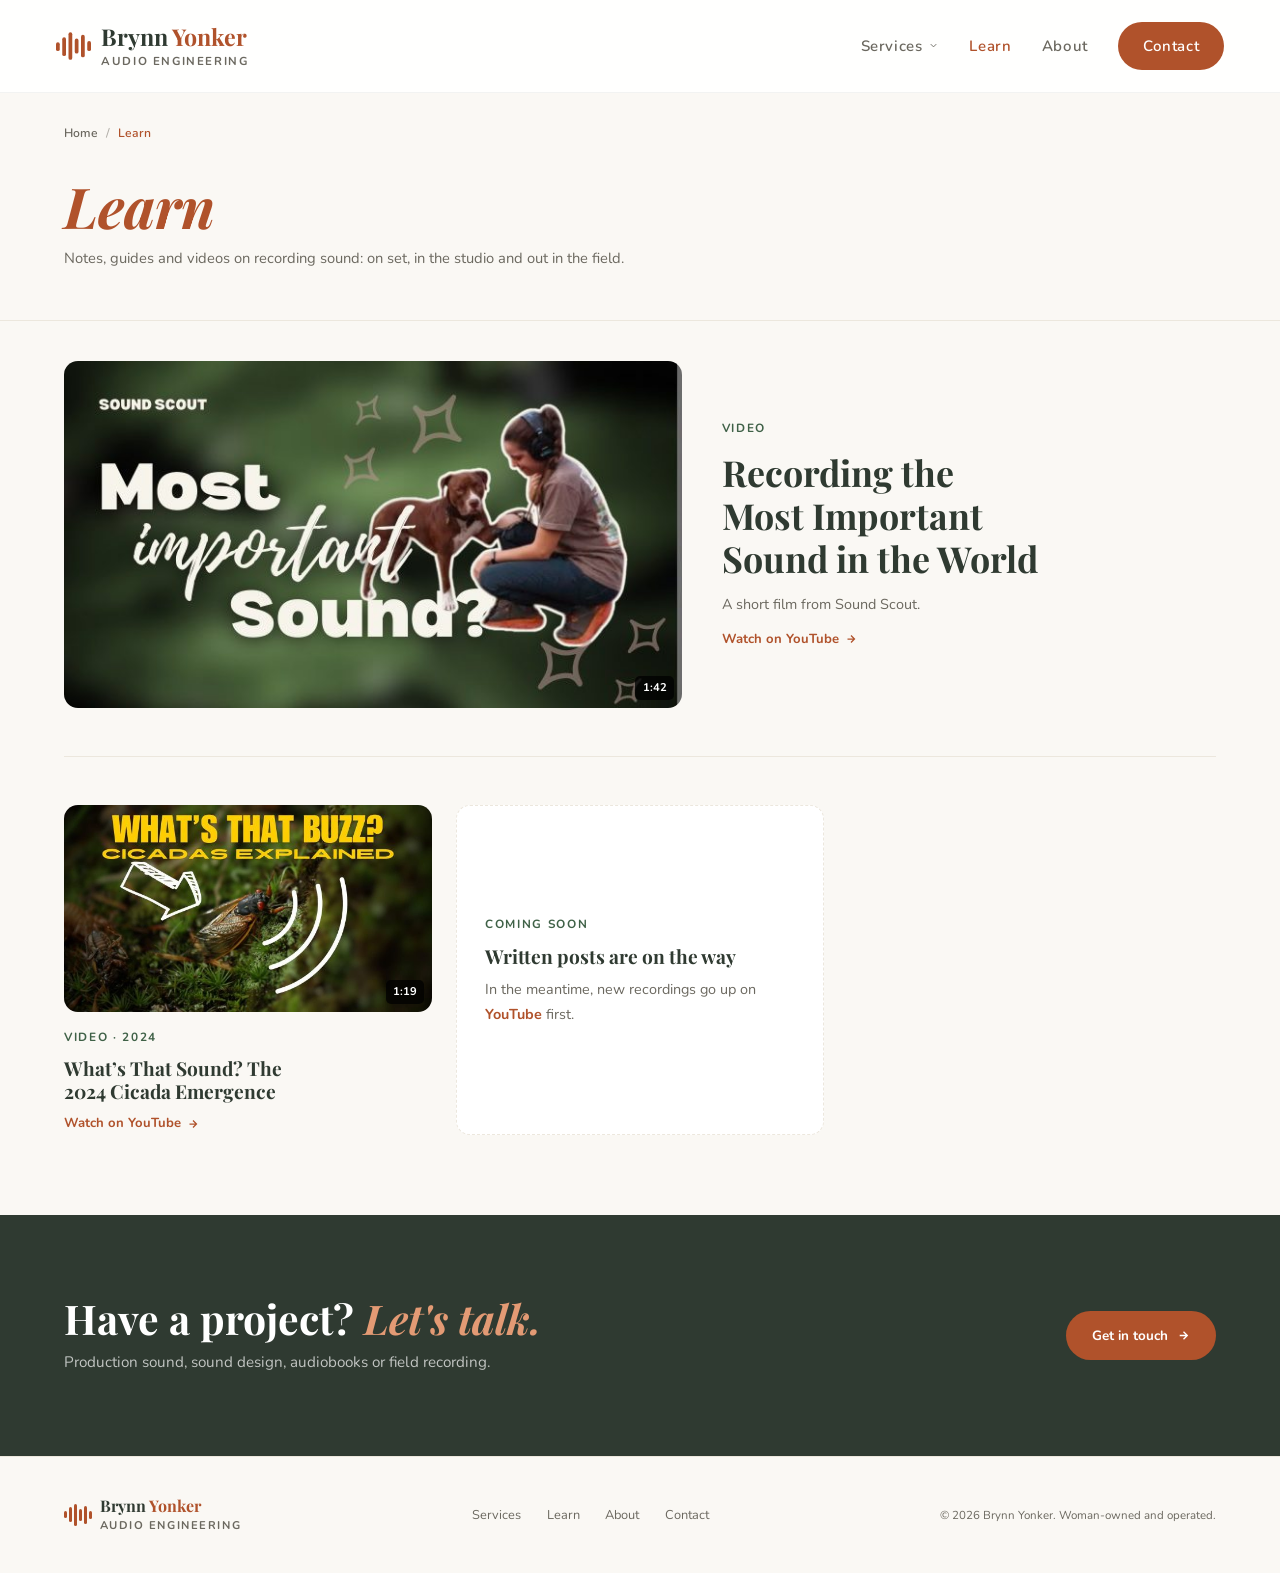
<file: learn.html>
<!DOCTYPE html>
<html lang="en">
<head>
<meta charset="UTF-8">
<meta name="viewport" content="width=device-width, initial-scale=1.0">
<title>Learn | Brynn Yonker</title>
<meta name="description" content="Notes, guides and videos from audio engineer Brynn Yonker on recording sound on set, in the studio and in the field.">
<link rel="canonical" href="https://particlepack-prog.github.io/brynn-yonker/learn.html">
<link rel="icon" href="data:image/svg+xml,%3Csvg xmlns='http://www.w3.org/2000/svg' viewBox='0 0 32 32'%3E%3Crect width='32' height='32' rx='7' fill='%232f3a31'/%3E%3Cg fill='%23c25e34'%3E%3Crect x='6' y='13' width='3' height='6' rx='1.5'/%3E%3Crect x='11' y='9' width='3' height='14' rx='1.5'/%3E%3Crect x='16' y='6' width='3' height='20' rx='1.5'/%3E%3Crect x='21' y='11' width='3' height='10' rx='1.5'/%3E%3C/g%3E%3C/svg%3E">
<meta name="theme-color" content="#2f3a31">
<meta property="og:type" content="website">
<meta property="og:site_name" content="Brynn Yonker">
<meta property="og:title" content="Learn | Brynn Yonker">
<meta property="og:description" content="Notes, guides and videos from audio engineer Brynn Yonker on recording sound on set, in the studio and in the field.">
<meta property="og:url" content="https://particlepack-prog.github.io/brynn-yonker/learn.html">
<meta property="og:image" content="https://particlepack-prog.github.io/brynn-yonker/og-image.png">
<meta property="og:image:width" content="1200">
<meta property="og:image:height" content="630">
<meta property="og:image:alt" content="Brynn Yonker, Production Sound Mixer, Nashville TN">
<meta name="twitter:card" content="summary_large_image">
<meta name="twitter:title" content="Learn | Brynn Yonker">
<meta name="twitter:description" content="Notes, guides and videos from audio engineer Brynn Yonker on recording sound on set, in the studio and in the field.">
<meta name="twitter:image" content="https://particlepack-prog.github.io/brynn-yonker/og-image.png">
<link rel="preconnect" href="https://fonts.googleapis.com">
<link rel="preconnect" href="https://fonts.gstatic.com" crossorigin>
<link href="https://fonts.googleapis.com/css2?family=Playfair+Display:ital,wght@0,400;0,700;1,400;1,700&family=Nunito:wght@300;400;600;700&display=swap" rel="stylesheet">
<link rel="stylesheet" href="css/style.css?v=8a503919">
</head>
<body>
<a class="skip-link" href="#main">Skip to content</a>

<!-- NAV -->
<nav aria-label="Main">
  <a href="index.html" class="nav-logo"><span class="wave"><i></i><i></i><i></i><i></i><i></i><i></i></span><span class="logo-text"><span class="logo-name">Brynn <span class="logo-surname">Yonker</span></span><span class="logo-role">Audio Engineering</span></span></a>
  <button class="nav-toggle" aria-label="Menu" aria-expanded="false">
    <svg viewBox="0 0 24 24"><path d="M3 12h18M3 6h18M3 18h18"/></svg>
  </button>
  <ul class="nav-links">
    <li>
      <a href="services.html">Services <svg class="nav-caret" viewBox="0 0 24 24"><path d="M6 9l6 6 6-6"/></svg></a>
      <div class="nav-dropdown">
        <a href="work/production-sound.html"><span class="dd-title">Production Sound</span><span class="dd-desc">Mixing and boom on set</span></a>
        <a href="work/sound-design.html"><span class="dd-title">Sound Design</span><span class="dd-desc">Editing, design and mix</span></a>
        <a href="work/audiobooks.html"><span class="dd-title">Audiobooks</span><span class="dd-desc">Record, proof, master to ACX</span></a>
        <a href="work/sound-scout.html"><span class="dd-title">Field Recording</span><span class="dd-desc">Sound Scout, nature and NOAA</span></a>
      </div>
    </li>
    <li class="active"><a href="learn.html" aria-current="page">Learn</a></li>
    <li><a href="index.html#about">About</a></li>
    <li><a href="contact.html" class="nav-cta">Contact</a></li>
  </ul>
</nav>

<main id="main" tabindex="-1">

<!-- BREADCRUMB -->
<div class="breadcrumb">
  <a href="index.html">Home</a><span class="sep">/</span><span class="current">Learn</span>
</div>

<!-- HERO -->
<section class="work-hero">
  <h1><em>Learn</em></h1>
  <p>Notes, guides and videos on recording sound: on set, in the studio and out in the field.</p>
</section>

<section class="learn-page">
  <!-- Posts, newest first. Each links out for now; written posts get their own page. -->
  <a class="post-feature" href="https://www.youtube.com/watch?v=UhXONzxPr2w" target="_blank" rel="noopener">
    <span class="post-thumb"><img src="img/soundscapes/UhXONzxPr2w.jpg" alt="" width="640" height="360"><span class="ss-dur">1:42</span></span>
    <span class="post-body">
      <span class="post-tag">Video</span>
      <span class="post-title">Recording the Most Important Sound in the World</span>
      <span class="post-excerpt">A short film from Sound Scout.</span>
      <span class="post-link">Watch on YouTube <svg width="12" height="12" viewBox="0 0 24 24" fill="none" stroke="currentColor" stroke-width="2.5"><path d="M5 12h14M12 5l7 7-7 7"/></svg></span>
    </span>
  </a>

  <div class="post-grid">
    <a class="post-card" href="https://www.youtube.com/watch?v=71kOZhvYjCM" target="_blank" rel="noopener">
      <span class="post-thumb"><img src="img/soundscapes/71kOZhvYjCM.jpg" alt="" loading="lazy" width="640" height="360"><span class="ss-dur">1:19</span></span>
      <span class="post-tag">Video &middot; 2024</span>
      <span class="post-title">What&rsquo;s That Sound? The 2024 Cicada Emergence</span>
      <span class="post-link">Watch on YouTube <svg width="12" height="12" viewBox="0 0 24 24" fill="none" stroke="currentColor" stroke-width="2.5"><path d="M5 12h14M12 5l7 7-7 7"/></svg></span>
    </a>
    <div class="post-card post-soon">
      <span class="post-tag">Coming soon</span>
      <span class="post-title">Written posts are on the way</span>
      <span class="post-excerpt">In the meantime, new recordings go up on <a href="https://www.youtube.com/@sound_scout" target="_blank" rel="noopener">YouTube</a> first.</span>
    </div>
  </div>
</section>

<!-- FOOTER -->

<section class="cta-band">
  <div class="cta-inner">
    <div>
      <h2>Have a project? <em>Let's talk.</em></h2>
      <p>Production sound, sound design, audiobooks or field recording.</p>
    </div>
    <a class="btn-primary" href="contact.html">Get in touch <svg width="13" height="13" viewBox="0 0 24 24" fill="none" stroke="currentColor" stroke-width="2.5"><path d="M5 12h14M12 5l7 7-7 7"/></svg></a>
  </div>
</section>

</main>

<footer>
  <div class="footer-logo"><span class="wave"><i></i><i></i><i></i><i></i><i></i><i></i></span><span class="logo-text"><span class="logo-name">Brynn <span class="logo-surname">Yonker</span></span><span class="logo-role">Audio Engineering</span></span></div>
  <div class="footer-links">
    <a href="services.html">Services</a>
    <a href="learn.html">Learn</a>
    <a href="index.html#about">About</a>
    <a href="contact.html">Contact</a>
  </div>
  <div class="footer-copy">&copy; 2026 Brynn Yonker. Woman-owned and operated.</div>
</footer>

<script src="js/main.js?v=8a503919"></script>
</body>
</html>
</file>
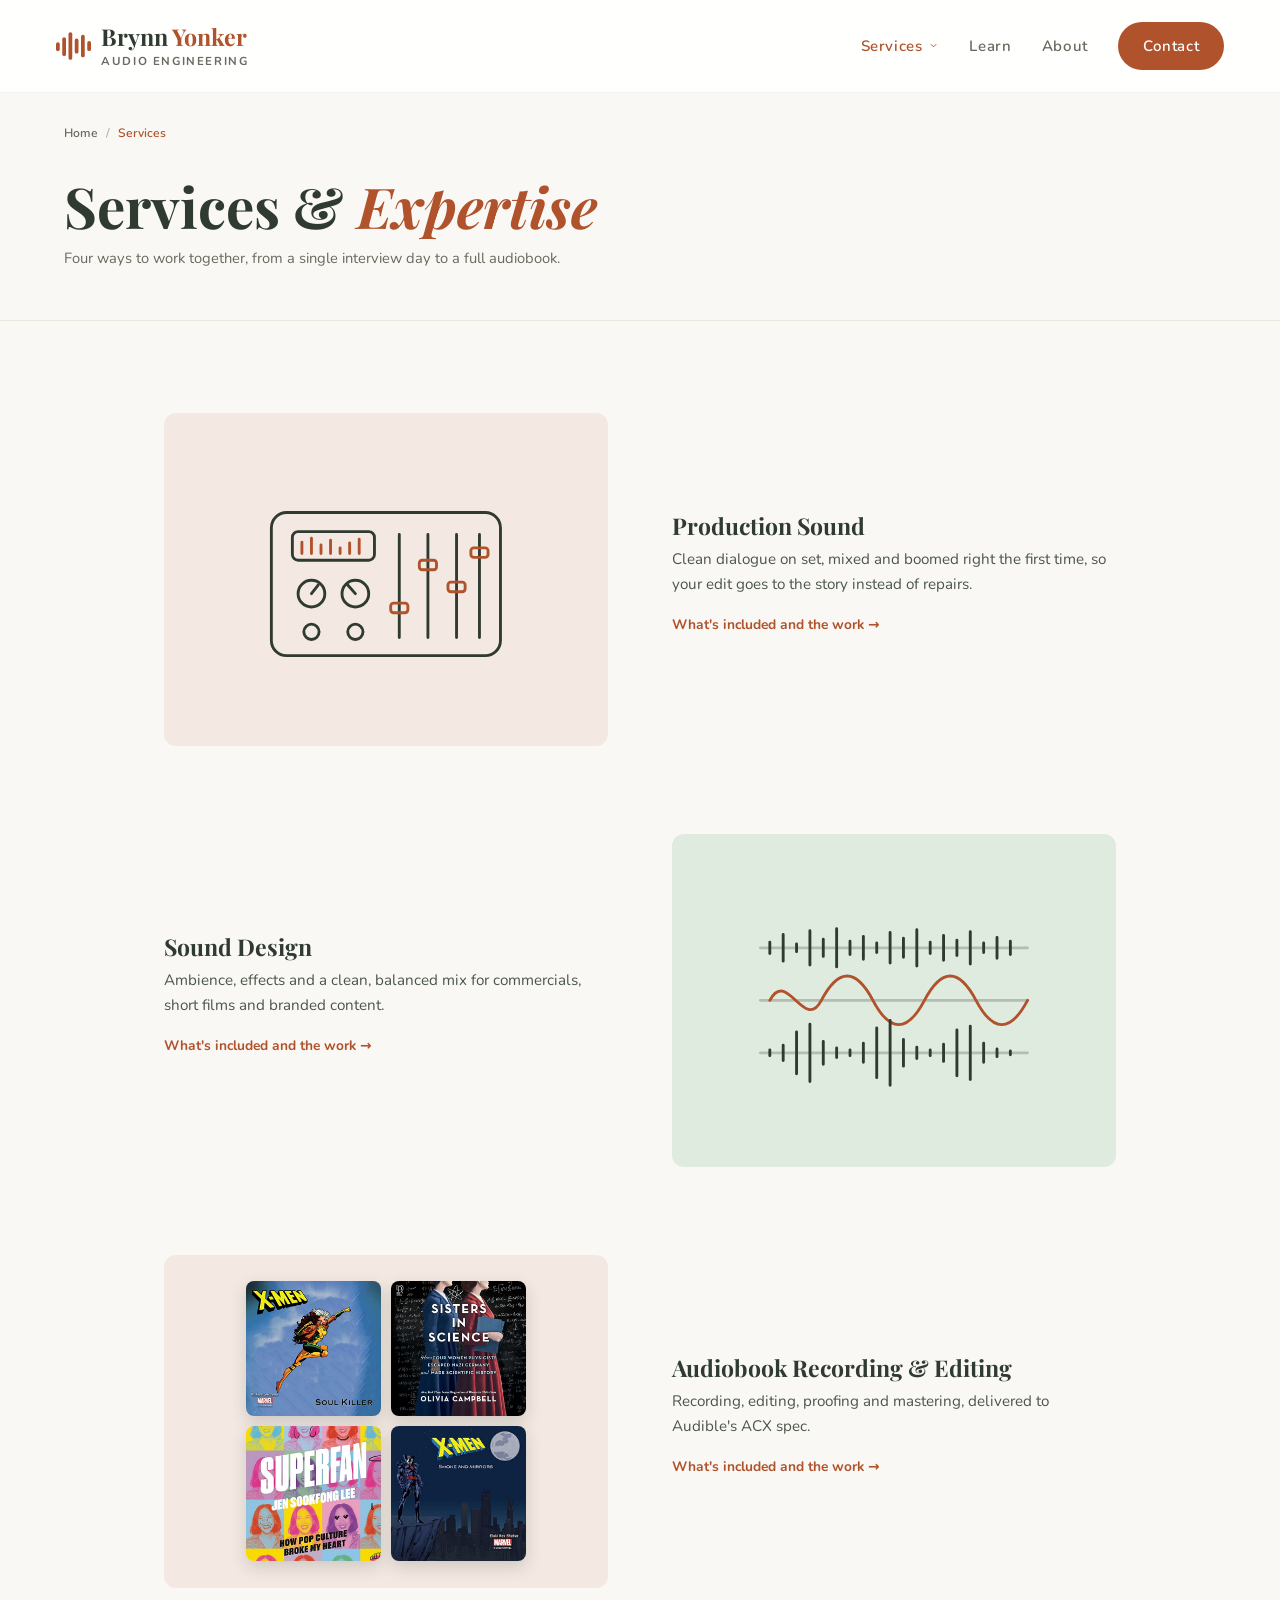
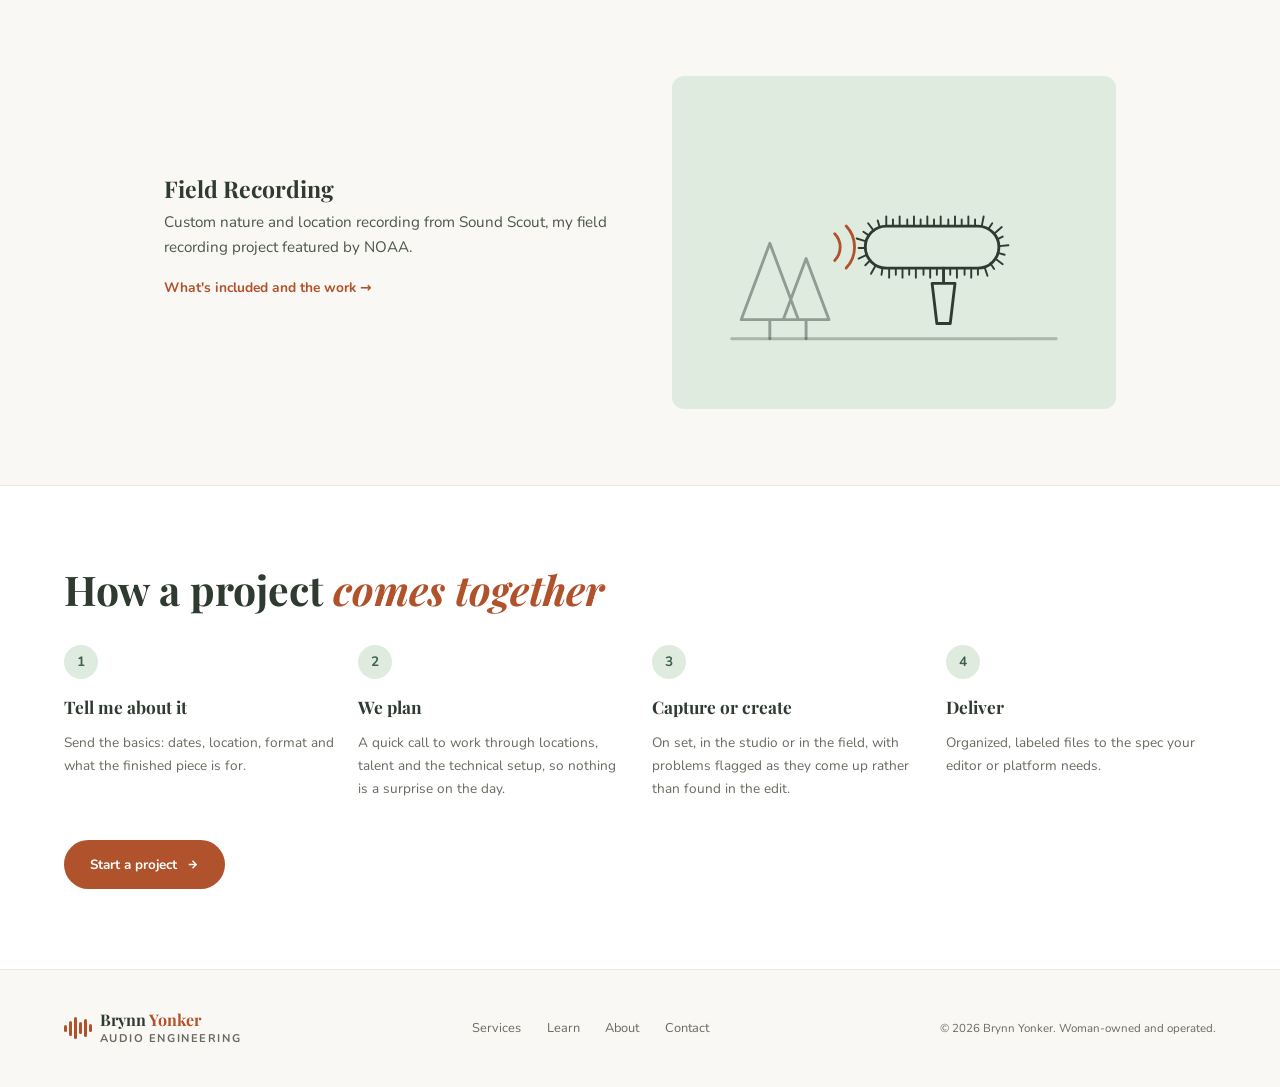
<file: services.html>
<!DOCTYPE html>
<html lang="en">
<head>
<meta charset="UTF-8">
<meta name="viewport" content="width=device-width, initial-scale=1.0">
<title>Services | Brynn Yonker</title>
<meta name="description" content="Production sound mixing, boom operation, sound design, audiobook engineering and field recording from Nashville, TN.">
<link rel="canonical" href="https://particlepack-prog.github.io/brynn-yonker/services.html">
<link rel="icon" href="data:image/svg+xml,%3Csvg xmlns='http://www.w3.org/2000/svg' viewBox='0 0 32 32'%3E%3Crect width='32' height='32' rx='7' fill='%232f3a31'/%3E%3Cg fill='%23c25e34'%3E%3Crect x='6' y='13' width='3' height='6' rx='1.5'/%3E%3Crect x='11' y='9' width='3' height='14' rx='1.5'/%3E%3Crect x='16' y='6' width='3' height='20' rx='1.5'/%3E%3Crect x='21' y='11' width='3' height='10' rx='1.5'/%3E%3C/g%3E%3C/svg%3E">
<meta name="theme-color" content="#2f3a31">
<meta property="og:type" content="website">
<meta property="og:site_name" content="Brynn Yonker">
<meta property="og:title" content="Services | Brynn Yonker">
<meta property="og:description" content="Production sound mixing, boom operation, sound design, audiobook engineering and field recording from Nashville, TN.">
<meta property="og:url" content="https://particlepack-prog.github.io/brynn-yonker/services.html">
<meta property="og:image" content="https://particlepack-prog.github.io/brynn-yonker/og-image.png">
<meta property="og:image:width" content="1200">
<meta property="og:image:height" content="630">
<meta property="og:image:alt" content="Brynn Yonker, Production Sound Mixer, Nashville TN">
<meta name="twitter:card" content="summary_large_image">
<meta name="twitter:title" content="Services | Brynn Yonker">
<meta name="twitter:description" content="Production sound mixing, boom operation, sound design, audiobook engineering and field recording from Nashville, TN.">
<meta name="twitter:image" content="https://particlepack-prog.github.io/brynn-yonker/og-image.png">
<link rel="preconnect" href="https://fonts.googleapis.com">
<link rel="preconnect" href="https://fonts.gstatic.com" crossorigin>
<link href="https://fonts.googleapis.com/css2?family=Playfair+Display:ital,wght@0,400;0,700;1,400;1,700&family=Nunito:wght@300;400;600;700&display=swap" rel="stylesheet">
<link rel="stylesheet" href="css/style.css?v=8a503919">
</head>
<body>
<a class="skip-link" href="#main">Skip to content</a>

<!-- NAV -->
<nav aria-label="Main">
  <a href="index.html" class="nav-logo"><span class="wave"><i></i><i></i><i></i><i></i><i></i><i></i></span><span class="logo-text"><span class="logo-name">Brynn <span class="logo-surname">Yonker</span></span><span class="logo-role">Audio Engineering</span></span></a>
  <button class="nav-toggle" aria-label="Menu" aria-expanded="false">
    <svg viewBox="0 0 24 24"><path d="M3 12h18M3 6h18M3 18h18"/></svg>
  </button>
  <ul class="nav-links">
    <li class="active">
      <a href="services.html" aria-current="page">Services <svg class="nav-caret" viewBox="0 0 24 24"><path d="M6 9l6 6 6-6"/></svg></a>
      <div class="nav-dropdown">
        <a href="work/production-sound.html"><span class="dd-title">Production Sound</span><span class="dd-desc">Mixing and boom on set</span></a>
        <a href="work/sound-design.html"><span class="dd-title">Sound Design</span><span class="dd-desc">Editing, design and mix</span></a>
        <a href="work/audiobooks.html"><span class="dd-title">Audiobooks</span><span class="dd-desc">Record, proof, master to ACX</span></a>
        <a href="work/sound-scout.html"><span class="dd-title">Field Recording</span><span class="dd-desc">Sound Scout, nature and NOAA</span></a>
      </div>
    </li>
    <li><a href="learn.html">Learn</a></li>
    <li><a href="index.html#about">About</a></li>
    <li><a href="contact.html" class="nav-cta">Contact</a></li>
  </ul>
</nav>

<main id="main" tabindex="-1">

<!-- BREADCRUMB -->
<div class="breadcrumb">
  <a href="index.html">Home</a><span class="sep">/</span><span class="current">Services</span>
</div>

<!-- HERO -->
<section class="work-hero">
  <h1>Services &amp; <em>Expertise</em></h1>
  <p>Four ways to work together, from a single interview day to a full audiobook.</p>
</section>

<section class="svc-page">
  <article class="svc-row" id="production-sound-mixing">
    <div class="svc-media svc-art">
      <svg viewBox="0 0 400 250" role="img" aria-label="Illustration of a sound mixer with faders and level meters">
        <rect x="80" y="55" width="240" height="150" rx="16"/>
        <rect x="102" y="75" width="86" height="30" rx="6"/>
        <path class="acc" d="M112 98v-12M122 98v-16M132 98v-9M142 98v-14M152 98v-6M162 98v-11M172 98v-15"/>
        <circle cx="122" cy="140" r="14"/><path d="M122 140l7-9"/>
        <circle cx="168" cy="140" r="14"/><path d="M168 140l-8-9"/>
        <circle cx="122" cy="180" r="8"/><circle cx="168" cy="180" r="8"/>
        <path d="M214 78v108M244 78v108M274 78v108M298 78v108"/>
        <rect class="acc" x="205" y="150" width="18" height="10" rx="3"/>
        <rect class="acc" x="235" y="105" width="18" height="10" rx="3"/>
        <rect class="acc" x="265" y="128" width="18" height="10" rx="3"/>
        <rect class="acc" x="289" y="92" width="18" height="10" rx="3"/>
      </svg>
    </div>
    <div class="svc-text">
      <h2>Production Sound</h2>
      <p class="svc-line">Clean dialogue on set, mixed and boomed right the first time, so your edit goes to the story instead of repairs.</p>
      <a class="svc-link" href="work/production-sound.html">What's included and the work &rarr;</a>
    </div>
  </article>
  <article class="svc-row" id="sound-design">
    <div class="svc-media svc-art">
      <svg viewBox="0 0 400 250" role="img" aria-label="Illustration of layered audio waveforms">
        <path d="M60 70h280M60 125h280M60 180h280" stroke-opacity=".25"/>
        <path d="M70 70v-6M84 70v-14M98 70v-4M112 70v-18M126 70v-9M140 70v-20M154 70v-7M168 70v-12M182 70v-5M196 70v-16M210 70v-10M224 70v-19M238 70v-6M252 70v-13M266 70v-8M280 70v-17M294 70v-5M308 70v-11M322 70v-7M70 70v6M84 70v14M98 70v4M112 70v18M126 70v9M140 70v20M154 70v7M168 70v12M182 70v5M196 70v16M210 70v10M224 70v19M238 70v6M252 70v13M266 70v8M280 70v17M294 70v5M308 70v11M322 70v7"/>
        <path class="acc" d="M70 125c18-34 36 34 54 0s36-34 54 0 36 34 54 0 36-34 54 0 36 34 54 0"/>
        <path d="M70 180v-3M84 180v-8M98 180v-22M112 180v-30M126 180v-12M140 180v-5M154 180v-3M168 180v-10M182 180v-26M196 180v-34M210 180v-14M224 180v-6M238 180v-3M252 180v-9M266 180v-24M280 180v-28M294 180v-10M308 180v-4M322 180v-2M70 180v3M84 180v8M98 180v22M112 180v30M126 180v12M140 180v5M154 180v3M168 180v10M182 180v26M196 180v34M210 180v14M224 180v6M238 180v3M252 180v9M266 180v24M280 180v28M294 180v10M308 180v4M322 180v2"/>
      </svg>
    </div>
    <div class="svc-text">
      <h2>Sound Design</h2>
      <p class="svc-line">Ambience, effects and a clean, balanced mix for commercials, short films and branded content.</p>
      <a class="svc-link" href="work/sound-design.html">What's included and the work &rarr;</a>
    </div>
  </article>
  <article class="svc-row" id="audiobooks">
    <div class="svc-media"><div class="svc-covers">
        <img src="img/audiobooks/x-men-soul-killer.jpg" alt="X-Men: Soul Killer audiobook cover" loading="lazy">
        <img src="img/audiobooks/sisters-in-science.jpg" alt="Sisters in Science audiobook cover" loading="lazy">
        <img src="img/audiobooks/superfan.jpg" alt="Superfan audiobook cover" loading="lazy">
        <img src="img/audiobooks/x-men-smoke-and-mirrors.jpg" alt="X-Men: Smoke and Mirrors audiobook cover" loading="lazy">
      </div></div>
    <div class="svc-text">
      <h2>Audiobook Recording &amp; Editing</h2>
      <p class="svc-line">Recording, editing, proofing and mastering, delivered to Audible's ACX spec.</p>
      <a class="svc-link" href="work/audiobooks.html">What's included and the work &rarr;</a>
    </div>
  </article>
  <article class="svc-row" id="field-recording">
    <div class="svc-media svc-art">
      <svg viewBox="0 0 400 250" role="img" aria-label="Illustration of a shotgun microphone in a furry windscreen recording trees">
        <path d="M40 206l30-80 30 80zM70 206v20M84 206l24-64 24 64zM108 206v20" stroke-opacity=".45"/>
        <path d="M30 226h340" stroke-opacity=".3"/>
        <path class="acc" d="M138 116a20 20 0 0 1 0 28M150 108a32 32 0 0 1 0 44"/>
        <rect x="170" y="108" width="140" height="44" rx="22"/>
        <path stroke-width="2" d="M192 108l0 -10M199 108l0 -7M206 108l0 -10M214 108l0 -7M221 108l0 -10M228 108l0 -7M235 108l0 -10M242 108l0 -7M249 108l0 -10M257 108l0 -7M264 108l0 -10M271 108l0 -7M278 108l0 -10M285 108l0 -7M292 108l2 -10M299 111l4 -6M305 116l8 -7M308 122l6 -3M310 129l10 -1M309 136l7 2M306 142l8 6M301 147l4 6M295 151l3 9M288 152l0 7M281 152l0 10M274 152l0 7M266 152l0 10M259 152l0 7M252 152l0 10M245 152l0 7M238 152l0 10M231 152l0 7M223 152l0 10M216 152l0 7M209 152l0 10M202 152l0 7M195 152l0 10M188 152l-1 7M181 149l-5 9M175 144l-5 5M172 138l-9 4M170 131l-7 0M171 124l-10 -3M174 118l-6 -4M179 113l-6 -8M185 109l-2 -7"/>
        <path d="M252 152v16M240 168h24l-5 42h-14z"/>
      </svg>
    </div>
    <div class="svc-text">
      <h2>Field Recording</h2>
      <p class="svc-line">Custom nature and location recording from Sound Scout, my field recording project featured by NOAA.</p>
      <a class="svc-link" href="work/sound-scout.html">What's included and the work &rarr;</a>
    </div>
  </article>
</section>

<!-- HOW IT WORKS -->
<section class="svc-process">
  <h2>How a project <em>comes together</em></h2>
  <ol class="process-steps">
    <li><span class="step-n">1</span><h3>Tell me about it</h3><p>Send the basics: dates, location, format and what the finished piece is for.</p></li>
    <li><span class="step-n">2</span><h3>We plan</h3><p>A quick call to work through locations, talent and the technical setup, so nothing is a surprise on the day.</p></li>
    <li><span class="step-n">3</span><h3>Capture or create</h3><p>On set, in the studio or in the field, with problems flagged as they come up rather than found in the edit.</p></li>
    <li><span class="step-n">4</span><h3>Deliver</h3><p>Organized, labeled files to the spec your editor or platform needs.</p></li>
  </ol>
  <a href="contact.html" class="btn-primary">Start a project <svg width="13" height="13" viewBox="0 0 24 24" fill="none" stroke="currentColor" stroke-width="2.5"><path d="M5 12h14M12 5l7 7-7 7"/></svg></a>
</section>

<!-- FOOTER -->
</main>

<footer>
  <div class="footer-logo"><span class="wave"><i></i><i></i><i></i><i></i><i></i><i></i></span><span class="logo-text"><span class="logo-name">Brynn <span class="logo-surname">Yonker</span></span><span class="logo-role">Audio Engineering</span></span></div>
  <div class="footer-links">
    <a href="services.html">Services</a>
    <a href="learn.html">Learn</a>
    <a href="index.html#about">About</a>
    <a href="contact.html">Contact</a>
  </div>
  <div class="footer-copy">&copy; 2026 Brynn Yonker. Woman-owned and operated.</div>
</footer>

<script src="js/main.js?v=8a503919"></script>
</body>
</html>
</file>
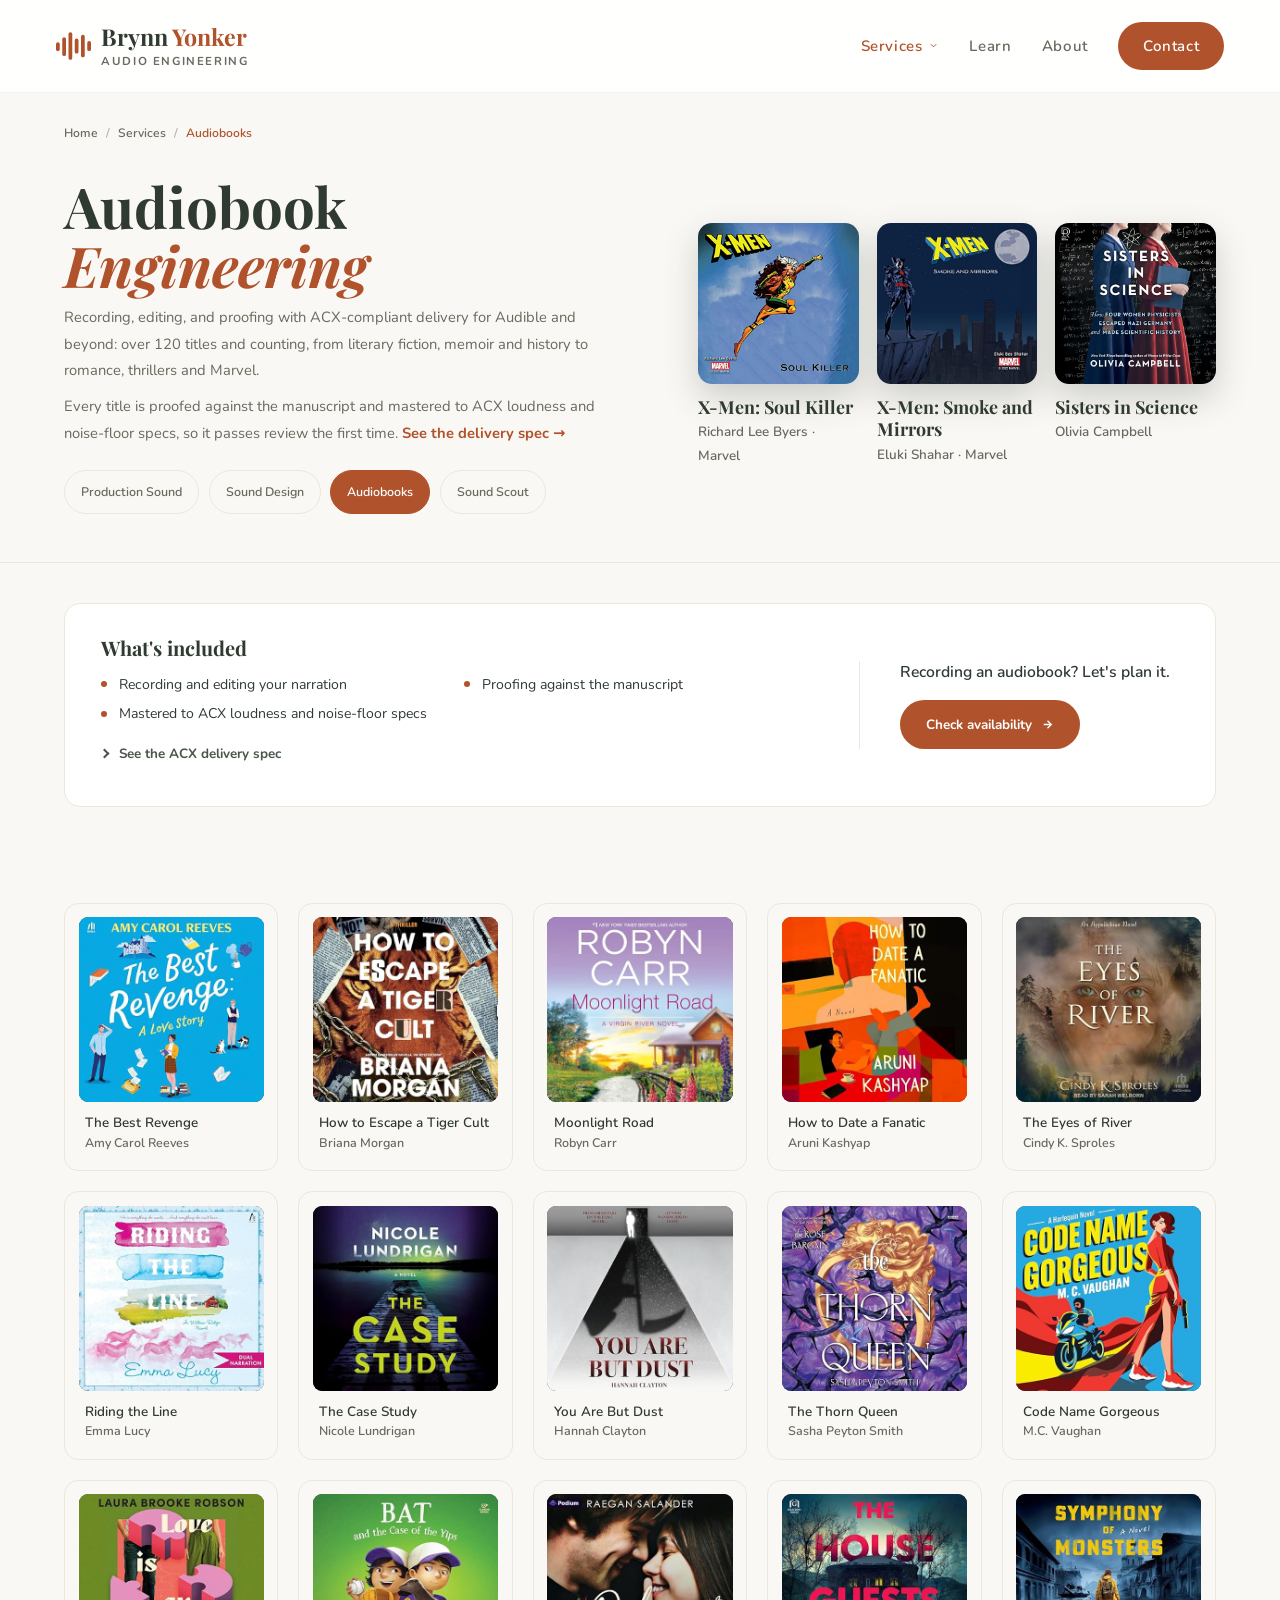
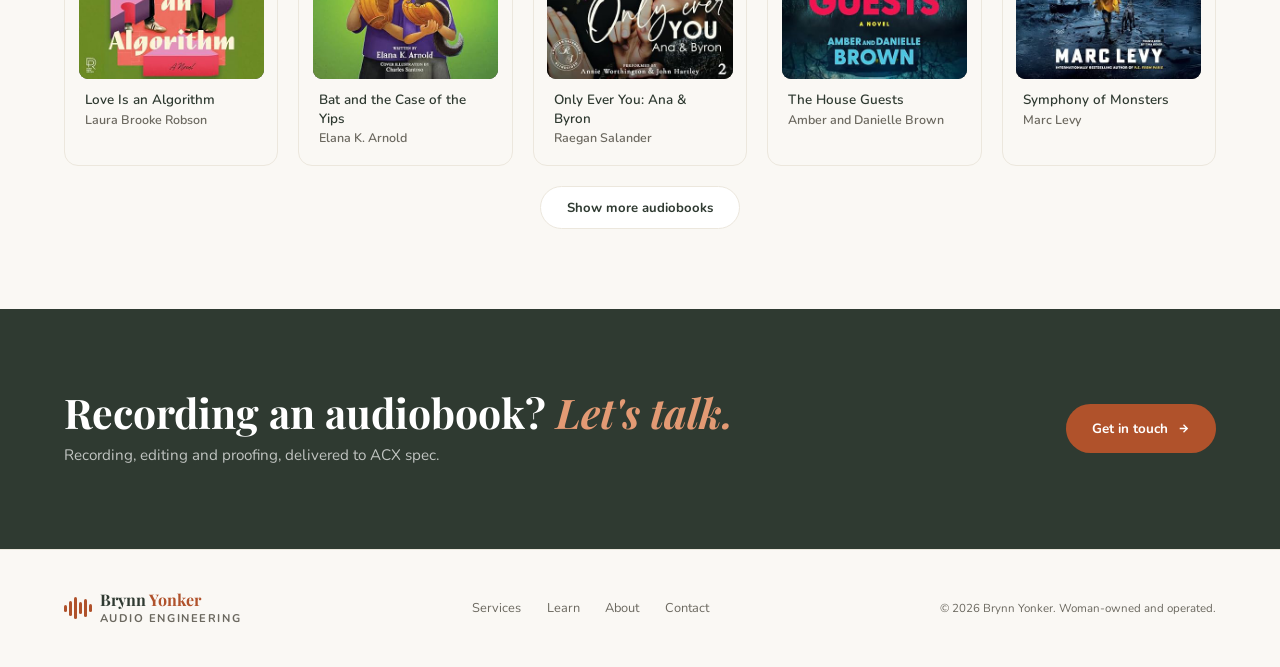
<file: work/audiobooks.html>
<!DOCTYPE html>
<html lang="en">
<head>
<meta charset="UTF-8">
<meta name="viewport" content="width=device-width, initial-scale=1.0">
<title>Audiobooks | Brynn Yonker</title>
<meta name="description" content="Audiobook recording, editing and proofing with ACX-compliant delivery for Audible and beyond.">
<link rel="canonical" href="https://particlepack-prog.github.io/brynn-yonker/work/audiobooks.html">
<link rel="icon" href="data:image/svg+xml,%3Csvg xmlns='http://www.w3.org/2000/svg' viewBox='0 0 32 32'%3E%3Crect width='32' height='32' rx='7' fill='%232f3a31'/%3E%3Cg fill='%23c25e34'%3E%3Crect x='6' y='13' width='3' height='6' rx='1.5'/%3E%3Crect x='11' y='9' width='3' height='14' rx='1.5'/%3E%3Crect x='16' y='6' width='3' height='20' rx='1.5'/%3E%3Crect x='21' y='11' width='3' height='10' rx='1.5'/%3E%3C/g%3E%3C/svg%3E">
<meta name="theme-color" content="#2f3a31">
<meta property="og:type" content="website">
<meta property="og:site_name" content="Brynn Yonker">
<meta property="og:title" content="Audiobooks | Brynn Yonker">
<meta property="og:description" content="Audiobook recording, editing and proofing with ACX-compliant delivery for Audible and beyond.">
<meta property="og:url" content="https://particlepack-prog.github.io/brynn-yonker/work/audiobooks.html">
<meta property="og:image" content="https://particlepack-prog.github.io/brynn-yonker/og-image.png">
<meta property="og:image:width" content="1200">
<meta property="og:image:height" content="630">
<meta property="og:image:alt" content="Brynn Yonker, Production Sound Mixer, Nashville TN">
<meta name="twitter:card" content="summary_large_image">
<meta name="twitter:title" content="Audiobooks | Brynn Yonker">
<meta name="twitter:description" content="Audiobook recording, editing and proofing with ACX-compliant delivery for Audible and beyond.">
<meta name="twitter:image" content="https://particlepack-prog.github.io/brynn-yonker/og-image.png">
<link rel="preconnect" href="https://fonts.googleapis.com">
<link rel="preconnect" href="https://fonts.gstatic.com" crossorigin>
<link href="https://fonts.googleapis.com/css2?family=Playfair+Display:ital,wght@0,400;0,700;1,400;1,700&family=Nunito:wght@300;400;600;700&display=swap" rel="stylesheet">
<link rel="stylesheet" href="../css/style.css?v=8a503919">
</head>
<body>
<a class="skip-link" href="#main">Skip to content</a>

<!-- NAV -->
<nav aria-label="Main">
  <a href="../index.html" class="nav-logo"><span class="wave"><i></i><i></i><i></i><i></i><i></i><i></i></span><span class="logo-text"><span class="logo-name">Brynn <span class="logo-surname">Yonker</span></span><span class="logo-role">Audio Engineering</span></span></a>
  <button class="nav-toggle" aria-label="Menu" aria-expanded="false">
    <svg viewBox="0 0 24 24"><path d="M3 12h18M3 6h18M3 18h18"/></svg>
  </button>
  <ul class="nav-links">
    <li class="active">
      <a href="../services.html">Services <svg class="nav-caret" viewBox="0 0 24 24"><path d="M6 9l6 6 6-6"/></svg></a>
      <div class="nav-dropdown">
        <a href="../work/production-sound.html"><span class="dd-title">Production Sound</span><span class="dd-desc">Mixing and boom on set</span></a>
        <a href="../work/sound-design.html"><span class="dd-title">Sound Design</span><span class="dd-desc">Editing, design and mix</span></a>
        <a class="current" aria-current="page" href="../work/audiobooks.html"><span class="dd-title">Audiobooks</span><span class="dd-desc">Record, proof, master to ACX</span></a>
        <a href="../work/sound-scout.html"><span class="dd-title">Field Recording</span><span class="dd-desc">Sound Scout, nature and NOAA</span></a>
      </div>
    </li>
    <li><a href="../learn.html">Learn</a></li>
    <li><a href="../index.html#about">About</a></li>
    <li><a href="../contact.html" class="nav-cta">Contact</a></li>
  </ul>
</nav>

<main id="main" tabindex="-1">

<!-- BREADCRUMB -->
<div class="breadcrumb">
  <a href="../index.html">Home</a><span class="sep">/</span><a href="../services.html">Services</a><span class="sep">/</span><span class="current">Audiobooks</span>
</div>

<!-- HERO -->
<section class="work-hero ab-hero">
  <div class="ab-hero-copy">
  <h1>Audiobook <em>Engineering</em></h1>
  <p>Recording, editing, and proofing with ACX-compliant delivery for Audible and beyond: over 120 titles and counting, from literary fiction, memoir and history to romance, thrillers and Marvel.</p>
  <p>Every title is proofed against the manuscript and mastered to ACX loudness and noise-floor specs, so it passes review the first time. <a class="inline-link" href="#acx-spec">See the delivery spec &rarr;</a></p>
  <div class="work-pager">
    <a href="production-sound.html">Production Sound</a>
    <a href="sound-design.html">Sound Design</a>
    <a class="current" href="audiobooks.html">Audiobooks</a>
    <a href="sound-scout.html">Sound Scout</a>
  </div>
  </div>

  <!-- Featured titles, shown large beside the intro. -->
  <div class="ab-hero-feature">
    <a class="ab-feature-card" href="https://www.audible.com/pd/X-Men-Soul-Killer-Audiobook/B09GL233FQ" target="_blank" rel="noopener">
      <img src="../img/audiobooks/x-men-soul-killer.jpg" alt="X-Men: Soul Killer audiobook cover" width="500" height="500">
      <span class="ab-feature-text"><span class="ab-feature-title">X-Men: Soul Killer</span><span class="ab-feature-by">Richard Lee Byers · Marvel</span></span>
    </a>
    <a class="ab-feature-card" href="https://www.audible.com/pd/X-Men-Smoke-and-Mirrors-Audiobook/B09GL21Y2V" target="_blank" rel="noopener">
      <img src="../img/audiobooks/x-men-smoke-and-mirrors.jpg" alt="X-Men: Smoke and Mirrors audiobook cover" width="400" height="400">
      <span class="ab-feature-text"><span class="ab-feature-title">X-Men: Smoke and Mirrors</span><span class="ab-feature-by">Eluki Shahar · Marvel</span></span>
    </a>
    <a class="ab-feature-card" href="https://www.audible.com/pd/Sisters-in-Science-Audiobook/B0CSLJCF4D" target="_blank" rel="noopener">
      <img src="../img/audiobooks/sisters-in-science.jpg" alt="Sisters in Science audiobook cover" width="500" height="500">
      <span class="ab-feature-text"><span class="ab-feature-title">Sisters in Science</span><span class="ab-feature-by">Olivia Campbell</span></span>
    </a>
  </div>
</section>

<!-- The service: what's included and how to book, above the work itself. -->
<section class="svc-panel">
  <div class="svc-panel-inner">
    <div class="svc-panel-list">
      <h2>What's included</h2>
      <ul class="svc-points svc-points--cols">
        <li>Recording and editing your narration</li>
        <li>Proofing against the manuscript</li>
        <li>Mastered to ACX loudness and noise-floor specs</li>
      </ul>
      <details class="svc-spec-panel" id="acx-spec">
        <summary>See the ACX delivery spec</summary>
        <ul class="svc-list svc-spec">
          <li><span>Loudness</span><span>&minus;23 to &minus;18 dB RMS</span></li>
          <li><span>Peak level</span><span>&minus;3 dB maximum</span></li>
          <li><span>Noise floor</span><span>&minus;60 dB RMS or lower</span></li>
          <li><span>Format</span><span>192 kbps CBR MP3, 44.1 kHz</span></li>
          <li><span>Room tone</span><span>0.5 to 1 s head, 1 to 5 s tail</span></li>
        </ul>
      </details>
    </div>
    <div class="svc-panel-cta">
      <p>Recording an audiobook? Let's plan it.</p>
      <a class="btn-primary" href="../contact.html?project=Audiobook%20Recording%20%2F%20Editing">Check availability <svg width="13" height="13" viewBox="0 0 24 24" fill="none" stroke="currentColor" stroke-width="2.5"><path d="M5 12h14M12 5l7 7-7 7"/></svg></a>
    </div>
  </div>
</section>

<section id="portfolio">
  <div class="audiobook-grid" id="audiobookGrid">
    <a class="audiobook-card" href="https://www.audible.com/pd/The-Best-Revenge-Audiobook/B0G17PSZLM" target="_blank" rel="noopener">
      <div class="ab-cover">
        <span class="ab-cover-mark"><svg viewBox="0 0 24 24"><path d="M9 19V6l12-3v13M9 19c0 1.1-.9 2-2 2s-2-.9-2-2 .9-2 2-2 2 .9 2 2zm12 0c0 1.1-.9 2-2 2s-2-.9-2-2 .9-2 2-2 2 .9 2 2z"/></svg> Audiobook</span>
        <span class="ab-cover-title">The Best Revenge</span>
        <img src="../img/audiobooks/the-best-revenge.jpg" alt="" loading="lazy" width="400" height="400">
      </div>
      <div class="ab-text">
        <div class="ab-title">The Best Revenge</div>
        <div class="ab-label">Amy Carol Reeves</div>
      </div>
    </a>
    <a class="audiobook-card" href="https://www.audible.com/pd/How-to-Escape-a-Tiger-Cult-Audiobook/B0HK9C8R6Z" target="_blank" rel="noopener">
      <div class="ab-cover">
        <span class="ab-cover-mark"><svg viewBox="0 0 24 24"><path d="M9 19V6l12-3v13M9 19c0 1.1-.9 2-2 2s-2-.9-2-2 .9-2 2-2 2 .9 2 2zm12 0c0 1.1-.9 2-2 2s-2-.9-2-2 .9-2 2-2 2 .9 2 2z"/></svg> Audiobook</span>
        <span class="ab-cover-title">How to Escape a Tiger Cult</span>
        <img src="../img/audiobooks/how-to-escape-a-tiger-cult.jpg" alt="" loading="lazy" width="400" height="400">
      </div>
      <div class="ab-text">
        <div class="ab-title">How to Escape a Tiger Cult</div>
        <div class="ab-label">Briana Morgan</div>
      </div>
    </a>
    <a class="audiobook-card" href="https://www.audible.com/pd/Moonlight-Road-Audiobook/B0H34K4PRL" target="_blank" rel="noopener">
      <div class="ab-cover">
        <span class="ab-cover-mark"><svg viewBox="0 0 24 24"><path d="M9 19V6l12-3v13M9 19c0 1.1-.9 2-2 2s-2-.9-2-2 .9-2 2-2 2 .9 2 2zm12 0c0 1.1-.9 2-2 2s-2-.9-2-2 .9-2 2-2 2 .9 2 2z"/></svg> Audiobook</span>
        <span class="ab-cover-title">Moonlight Road</span>
        <img src="../img/audiobooks/moonlight-road.jpg" alt="" loading="lazy" width="400" height="400">
      </div>
      <div class="ab-text">
        <div class="ab-title">Moonlight Road</div>
        <div class="ab-label">Robyn Carr</div>
      </div>
    </a>
    <a class="audiobook-card" href="https://www.audible.com/pd/How-to-Date-a-Fanatic-Audiobook/B0FXF3FW1R" target="_blank" rel="noopener">
      <div class="ab-cover">
        <span class="ab-cover-mark"><svg viewBox="0 0 24 24"><path d="M9 19V6l12-3v13M9 19c0 1.1-.9 2-2 2s-2-.9-2-2 .9-2 2-2 2 .9 2 2zm12 0c0 1.1-.9 2-2 2s-2-.9-2-2 .9-2 2-2 2 .9 2 2z"/></svg> Audiobook</span>
        <span class="ab-cover-title">How to Date a Fanatic</span>
        <img src="../img/audiobooks/how-to-date-a-fanatic.jpg" alt="" loading="lazy" width="400" height="400">
      </div>
      <div class="ab-text">
        <div class="ab-title">How to Date a Fanatic</div>
        <div class="ab-label">Aruni Kashyap</div>
      </div>
    </a>
    <a class="audiobook-card" href="https://www.audible.com/pd/The-Eyes-of-River-Audiobook/B0GWFC7QLT" target="_blank" rel="noopener">
      <div class="ab-cover">
        <span class="ab-cover-mark"><svg viewBox="0 0 24 24"><path d="M9 19V6l12-3v13M9 19c0 1.1-.9 2-2 2s-2-.9-2-2 .9-2 2-2 2 .9 2 2zm12 0c0 1.1-.9 2-2 2s-2-.9-2-2 .9-2 2-2 2 .9 2 2z"/></svg> Audiobook</span>
        <span class="ab-cover-title">The Eyes of River</span>
        <img src="../img/audiobooks/the-eyes-of-river.jpg" alt="" loading="lazy" width="400" height="400">
      </div>
      <div class="ab-text">
        <div class="ab-title">The Eyes of River</div>
        <div class="ab-label">Cindy K. Sproles</div>
      </div>
    </a>
    <a class="audiobook-card" href="https://www.audible.com/pd/Riding-the-Line-Audiobook/B0FW175CG1" target="_blank" rel="noopener">
      <div class="ab-cover">
        <span class="ab-cover-mark"><svg viewBox="0 0 24 24"><path d="M9 19V6l12-3v13M9 19c0 1.1-.9 2-2 2s-2-.9-2-2 .9-2 2-2 2 .9 2 2zm12 0c0 1.1-.9 2-2 2s-2-.9-2-2 .9-2 2-2 2 .9 2 2z"/></svg> Audiobook</span>
        <span class="ab-cover-title">Riding the Line</span>
        <img src="../img/audiobooks/riding-the-line.jpg" alt="" loading="lazy" width="400" height="400">
      </div>
      <div class="ab-text">
        <div class="ab-title">Riding the Line</div>
        <div class="ab-label">Emma Lucy</div>
      </div>
    </a>
    <a class="audiobook-card" href="https://www.audible.com/pd/The-Case-Study-Audiobook/B0G4V972FS" target="_blank" rel="noopener">
      <div class="ab-cover">
        <span class="ab-cover-mark"><svg viewBox="0 0 24 24"><path d="M9 19V6l12-3v13M9 19c0 1.1-.9 2-2 2s-2-.9-2-2 .9-2 2-2 2 .9 2 2zm12 0c0 1.1-.9 2-2 2s-2-.9-2-2 .9-2 2-2 2 .9 2 2z"/></svg> Audiobook</span>
        <span class="ab-cover-title">The Case Study</span>
        <img src="../img/audiobooks/the-case-study.jpg" alt="" loading="lazy" width="400" height="400">
      </div>
      <div class="ab-text">
        <div class="ab-title">The Case Study</div>
        <div class="ab-label">Nicole Lundrigan</div>
      </div>
    </a>
    <a class="audiobook-card" href="https://www.audible.com/pd/You-Are-But-Dust-Audiobook/B0GNLW3HZS" target="_blank" rel="noopener">
      <div class="ab-cover">
        <span class="ab-cover-mark"><svg viewBox="0 0 24 24"><path d="M9 19V6l12-3v13M9 19c0 1.1-.9 2-2 2s-2-.9-2-2 .9-2 2-2 2 .9 2 2zm12 0c0 1.1-.9 2-2 2s-2-.9-2-2 .9-2 2-2 2 .9 2 2z"/></svg> Audiobook</span>
        <span class="ab-cover-title">You Are But Dust</span>
        <img src="../img/audiobooks/you-are-but-dust.jpg" alt="" loading="lazy" width="400" height="400">
      </div>
      <div class="ab-text">
        <div class="ab-title">You Are But Dust</div>
        <div class="ab-label">Hannah Clayton</div>
      </div>
    </a>
    <a class="audiobook-card" href="https://www.audible.com/pd/The-Thorn-Queen-Audiobook/B0FHX24B56" target="_blank" rel="noopener">
      <div class="ab-cover">
        <span class="ab-cover-mark"><svg viewBox="0 0 24 24"><path d="M9 19V6l12-3v13M9 19c0 1.1-.9 2-2 2s-2-.9-2-2 .9-2 2-2 2 .9 2 2zm12 0c0 1.1-.9 2-2 2s-2-.9-2-2 .9-2 2-2 2 .9 2 2z"/></svg> Audiobook</span>
        <span class="ab-cover-title">The Thorn Queen</span>
        <img src="../img/audiobooks/the-thorn-queen.jpg" alt="" loading="lazy" width="400" height="400">
      </div>
      <div class="ab-text">
        <div class="ab-title">The Thorn Queen</div>
        <div class="ab-label">Sasha Peyton Smith</div>
      </div>
    </a>
    <a class="audiobook-card" href="https://www.audible.com/pd/Code-Name-Gorgeous-Audiobook/B0FR6V5WVX" target="_blank" rel="noopener">
      <div class="ab-cover">
        <span class="ab-cover-mark"><svg viewBox="0 0 24 24"><path d="M9 19V6l12-3v13M9 19c0 1.1-.9 2-2 2s-2-.9-2-2 .9-2 2-2 2 .9 2 2zm12 0c0 1.1-.9 2-2 2s-2-.9-2-2 .9-2 2-2 2 .9 2 2z"/></svg> Audiobook</span>
        <span class="ab-cover-title">Code Name Gorgeous</span>
        <img src="../img/audiobooks/code-name-gorgeous.jpg" alt="" loading="lazy" width="400" height="400">
      </div>
      <div class="ab-text">
        <div class="ab-title">Code Name Gorgeous</div>
        <div class="ab-label">M.C. Vaughan</div>
      </div>
    </a>
    <a class="audiobook-card" href="https://www.audible.com/pd/Love-Is-an-Algorithm-Audiobook/B0FN96GWXV" target="_blank" rel="noopener">
      <div class="ab-cover">
        <span class="ab-cover-mark"><svg viewBox="0 0 24 24"><path d="M9 19V6l12-3v13M9 19c0 1.1-.9 2-2 2s-2-.9-2-2 .9-2 2-2 2 .9 2 2zm12 0c0 1.1-.9 2-2 2s-2-.9-2-2 .9-2 2-2 2 .9 2 2z"/></svg> Audiobook</span>
        <span class="ab-cover-title">Love Is an Algorithm</span>
        <img src="../img/audiobooks/love-is-an-algorithm.jpg" alt="" loading="lazy" width="400" height="400">
      </div>
      <div class="ab-text">
        <div class="ab-title">Love Is an Algorithm</div>
        <div class="ab-label">Laura Brooke Robson</div>
      </div>
    </a>
    <a class="audiobook-card" href="https://www.audible.com/pd/Bat-and-the-Case-of-the-Yips-Audiobook/B0G1MPLHPB" target="_blank" rel="noopener">
      <div class="ab-cover">
        <span class="ab-cover-mark"><svg viewBox="0 0 24 24"><path d="M9 19V6l12-3v13M9 19c0 1.1-.9 2-2 2s-2-.9-2-2 .9-2 2-2 2 .9 2 2zm12 0c0 1.1-.9 2-2 2s-2-.9-2-2 .9-2 2-2 2 .9 2 2z"/></svg> Audiobook</span>
        <span class="ab-cover-title">Bat and the Case of the Yips</span>
        <img src="../img/audiobooks/bat-and-the-case-of-the-yips.jpg" alt="" loading="lazy" width="400" height="400">
      </div>
      <div class="ab-text">
        <div class="ab-title">Bat and the Case of the Yips</div>
        <div class="ab-label">Elana K. Arnold</div>
      </div>
    </a>
    <a class="audiobook-card" href="https://www.audible.com/pd/Only-Ever-You-Ana-Byron-Audiobook/B0GBYWRP2S" target="_blank" rel="noopener">
      <div class="ab-cover">
        <span class="ab-cover-mark"><svg viewBox="0 0 24 24"><path d="M9 19V6l12-3v13M9 19c0 1.1-.9 2-2 2s-2-.9-2-2 .9-2 2-2 2 .9 2 2zm12 0c0 1.1-.9 2-2 2s-2-.9-2-2 .9-2 2-2 2 .9 2 2z"/></svg> Audiobook</span>
        <span class="ab-cover-title">Only Ever You: Ana &amp; Byron</span>
        <img src="../img/audiobooks/only-ever-you-ana-byron.jpg" alt="" loading="lazy" width="400" height="400">
      </div>
      <div class="ab-text">
        <div class="ab-title">Only Ever You: Ana &amp; Byron</div>
        <div class="ab-label">Raegan Salander</div>
      </div>
    </a>
    <a class="audiobook-card" href="https://www.audible.com/pd/The-House-Guests-Audiobook/B0DSLPY6QT" target="_blank" rel="noopener">
      <div class="ab-cover">
        <span class="ab-cover-mark"><svg viewBox="0 0 24 24"><path d="M9 19V6l12-3v13M9 19c0 1.1-.9 2-2 2s-2-.9-2-2 .9-2 2-2 2 .9 2 2zm12 0c0 1.1-.9 2-2 2s-2-.9-2-2 .9-2 2-2 2 .9 2 2z"/></svg> Audiobook</span>
        <span class="ab-cover-title">The House Guests</span>
        <img src="../img/audiobooks/the-house-guests.jpg" alt="" loading="lazy" width="400" height="400">
      </div>
      <div class="ab-text">
        <div class="ab-title">The House Guests</div>
        <div class="ab-label">Amber and Danielle Brown</div>
      </div>
    </a>
    <a class="audiobook-card" href="https://www.audible.com/pd/Symphony-of-Monsters-Audiobook/B0F6GXM5KM" target="_blank" rel="noopener">
      <div class="ab-cover">
        <span class="ab-cover-mark"><svg viewBox="0 0 24 24"><path d="M9 19V6l12-3v13M9 19c0 1.1-.9 2-2 2s-2-.9-2-2 .9-2 2-2 2 .9 2 2zm12 0c0 1.1-.9 2-2 2s-2-.9-2-2 .9-2 2-2 2 .9 2 2z"/></svg> Audiobook</span>
        <span class="ab-cover-title">Symphony of Monsters</span>
        <img src="../img/audiobooks/symphony-of-monsters.jpg" alt="" loading="lazy" width="400" height="400">
      </div>
      <div class="ab-text">
        <div class="ab-title">Symphony of Monsters</div>
        <div class="ab-label">Marc Levy</div>
      </div>
    </a>
    <a class="audiobook-card" href="https://www.audible.com/pd/Devils-Advocates-Audiobook/B0D4XJC5D8" target="_blank" rel="noopener">
      <div class="ab-cover">
        <span class="ab-cover-mark"><svg viewBox="0 0 24 24"><path d="M9 19V6l12-3v13M9 19c0 1.1-.9 2-2 2s-2-.9-2-2 .9-2 2-2 2 .9 2 2zm12 0c0 1.1-.9 2-2 2s-2-.9-2-2 .9-2 2-2 2 .9 2 2z"/></svg> Audiobook</span>
        <span class="ab-cover-title">Devils&#x27; Advocates</span>
        <img src="../img/audiobooks/devils-advocates.jpg" alt="" loading="lazy" width="400" height="400">
      </div>
      <div class="ab-text">
        <div class="ab-title">Devils&#x27; Advocates</div>
        <div class="ab-label">Kenneth P. Vogel</div>
      </div>
    </a>
    <a class="audiobook-card" href="https://www.audible.com/pd/Julia-Song-Is-Undateable-Audiobook/B0DSLWT4KQ" target="_blank" rel="noopener">
      <div class="ab-cover">
        <span class="ab-cover-mark"><svg viewBox="0 0 24 24"><path d="M9 19V6l12-3v13M9 19c0 1.1-.9 2-2 2s-2-.9-2-2 .9-2 2-2 2 .9 2 2zm12 0c0 1.1-.9 2-2 2s-2-.9-2-2 .9-2 2-2 2 .9 2 2z"/></svg> Audiobook</span>
        <span class="ab-cover-title">Julia Song Is Undateable</span>
        <img src="../img/audiobooks/julia-song-is-undateable.jpg" alt="" loading="lazy" width="400" height="400">
      </div>
      <div class="ab-text">
        <div class="ab-title">Julia Song Is Undateable</div>
        <div class="ab-label">Susan Lee</div>
      </div>
    </a>
    <a class="audiobook-card" href="https://www.audible.com/pd/The-Grave-Robber-Audiobook/B0F1WHV5K9" target="_blank" rel="noopener">
      <div class="ab-cover">
        <span class="ab-cover-mark"><svg viewBox="0 0 24 24"><path d="M9 19V6l12-3v13M9 19c0 1.1-.9 2-2 2s-2-.9-2-2 .9-2 2-2 2 .9 2 2zm12 0c0 1.1-.9 2-2 2s-2-.9-2-2 .9-2 2-2 2 .9 2 2z"/></svg> Audiobook</span>
        <span class="ab-cover-title">The Grave Robber</span>
        <img src="../img/audiobooks/the-grave-robber.jpg" alt="" loading="lazy" width="400" height="400">
      </div>
      <div class="ab-text">
        <div class="ab-title">The Grave Robber</div>
        <div class="ab-label">Tim Carpenter</div>
      </div>
    </a>
    <a class="audiobook-card" href="https://www.audible.com/pd/Unknown-Man-89-Audiobook/B0DW1PVQ8V" target="_blank" rel="noopener">
      <div class="ab-cover">
        <span class="ab-cover-mark"><svg viewBox="0 0 24 24"><path d="M9 19V6l12-3v13M9 19c0 1.1-.9 2-2 2s-2-.9-2-2 .9-2 2-2 2 .9 2 2zm12 0c0 1.1-.9 2-2 2s-2-.9-2-2 .9-2 2-2 2 .9 2 2z"/></svg> Audiobook</span>
        <span class="ab-cover-title">Unknown Man #89</span>
        <img src="../img/audiobooks/unknown-man-89.jpg" alt="" loading="lazy" width="400" height="400">
      </div>
      <div class="ab-text">
        <div class="ab-title">Unknown Man #89</div>
        <div class="ab-label">Elmore Leonard</div>
      </div>
    </a>
    <a class="audiobook-card" href="https://www.audible.com/pd/The-Haunting-of-Bellington-Cottage-Audiobook/B0DLLKVTTS" target="_blank" rel="noopener">
      <div class="ab-cover">
        <span class="ab-cover-mark"><svg viewBox="0 0 24 24"><path d="M9 19V6l12-3v13M9 19c0 1.1-.9 2-2 2s-2-.9-2-2 .9-2 2-2 2 .9 2 2zm12 0c0 1.1-.9 2-2 2s-2-.9-2-2 .9-2 2-2 2 .9 2 2z"/></svg> Audiobook</span>
        <span class="ab-cover-title">The Haunting of Bellington Cottage</span>
        <img src="../img/audiobooks/the-haunting-of-bellington-cottage.jpg" alt="" loading="lazy" width="400" height="400">
      </div>
      <div class="ab-text">
        <div class="ab-title">The Haunting of Bellington Cottage</div>
        <div class="ab-label">Laura Parnum</div>
      </div>
    </a>
    <a class="audiobook-card" href="https://www.audible.com/pd/Survive-Audiobook/B0DM6RPR8X" target="_blank" rel="noopener">
      <div class="ab-cover">
        <span class="ab-cover-mark"><svg viewBox="0 0 24 24"><path d="M9 19V6l12-3v13M9 19c0 1.1-.9 2-2 2s-2-.9-2-2 .9-2 2-2 2 .9 2 2zm12 0c0 1.1-.9 2-2 2s-2-.9-2-2 .9-2 2-2 2 .9 2 2z"/></svg> Audiobook</span>
        <span class="ab-cover-title">Survive</span>
        <img src="../img/audiobooks/survive.jpg" alt="" loading="lazy" width="400" height="400">
      </div>
      <div class="ab-text">
        <div class="ab-title">Survive</div>
        <div class="ab-label">Ky Furneaux &amp; Emily Sullivan</div>
      </div>
    </a>
    <a class="audiobook-card" href="https://www.audible.com/pd/Grief-A-Comedy-Audiobook/B0F8PDVN2S" target="_blank" rel="noopener">
      <div class="ab-cover">
        <span class="ab-cover-mark"><svg viewBox="0 0 24 24"><path d="M9 19V6l12-3v13M9 19c0 1.1-.9 2-2 2s-2-.9-2-2 .9-2 2-2 2 .9 2 2zm12 0c0 1.1-.9 2-2 2s-2-.9-2-2 .9-2 2-2 2 .9 2 2z"/></svg> Audiobook</span>
        <span class="ab-cover-title">Grief... A Comedy</span>
        <img src="../img/audiobooks/grief-a-comedy.jpg" alt="" loading="lazy" width="400" height="400">
      </div>
      <div class="ab-text">
        <div class="ab-title">Grief... A Comedy</div>
        <div class="ab-label">Alison Larkin</div>
      </div>
    </a>
    <a class="audiobook-card" href="https://www.audible.com/pd/The-Rebel-Girls-of-Rome-Audiobook/B0D4XR1N2N" target="_blank" rel="noopener">
      <div class="ab-cover">
        <span class="ab-cover-mark"><svg viewBox="0 0 24 24"><path d="M9 19V6l12-3v13M9 19c0 1.1-.9 2-2 2s-2-.9-2-2 .9-2 2-2 2 .9 2 2zm12 0c0 1.1-.9 2-2 2s-2-.9-2-2 .9-2 2-2 2 .9 2 2z"/></svg> Audiobook</span>
        <span class="ab-cover-title">The Rebel Girls of Rome</span>
        <img src="../img/audiobooks/the-rebel-girls-of-rome.jpg" alt="" loading="lazy" width="400" height="400">
      </div>
      <div class="ab-text">
        <div class="ab-title">The Rebel Girls of Rome</div>
        <div class="ab-label">Jordyn Taylor</div>
      </div>
    </a>
    <a class="audiobook-card" href="https://www.audible.com/pd/The-Page-Turner-Audiobook/B0CZW1MVTZ" target="_blank" rel="noopener">
      <div class="ab-cover">
        <span class="ab-cover-mark"><svg viewBox="0 0 24 24"><path d="M9 19V6l12-3v13M9 19c0 1.1-.9 2-2 2s-2-.9-2-2 .9-2 2-2 2 .9 2 2zm12 0c0 1.1-.9 2-2 2s-2-.9-2-2 .9-2 2-2 2 .9 2 2z"/></svg> Audiobook</span>
        <span class="ab-cover-title">The Page Turner</span>
        <img src="../img/audiobooks/the-page-turner.jpg" alt="" loading="lazy" width="400" height="400">
      </div>
      <div class="ab-text">
        <div class="ab-title">The Page Turner</div>
        <div class="ab-label">Viola Shipman</div>
      </div>
    </a>
    <a class="audiobook-card" href="https://www.audible.com/pd/The-Float-Test-Audiobook/B0D98MX3WG" target="_blank" rel="noopener">
      <div class="ab-cover">
        <span class="ab-cover-mark"><svg viewBox="0 0 24 24"><path d="M9 19V6l12-3v13M9 19c0 1.1-.9 2-2 2s-2-.9-2-2 .9-2 2-2 2 .9 2 2zm12 0c0 1.1-.9 2-2 2s-2-.9-2-2 .9-2 2-2 2 .9 2 2z"/></svg> Audiobook</span>
        <span class="ab-cover-title">The Float Test</span>
        <img src="../img/audiobooks/the-float-test.jpg" alt="" loading="lazy" width="400" height="400">
      </div>
      <div class="ab-text">
        <div class="ab-title">The Float Test</div>
        <div class="ab-label">Lynn Steger Strong</div>
      </div>
    </a>
    <a class="audiobook-card" href="https://www.audible.com/pd/The-Californians-Audiobook/B0D6ZXV4KK" target="_blank" rel="noopener">
      <div class="ab-cover">
        <span class="ab-cover-mark"><svg viewBox="0 0 24 24"><path d="M9 19V6l12-3v13M9 19c0 1.1-.9 2-2 2s-2-.9-2-2 .9-2 2-2 2 .9 2 2zm12 0c0 1.1-.9 2-2 2s-2-.9-2-2 .9-2 2-2 2 .9 2 2z"/></svg> Audiobook</span>
        <span class="ab-cover-title">The Californians</span>
        <img src="../img/audiobooks/the-californians.jpg" alt="" loading="lazy" width="400" height="400">
      </div>
      <div class="ab-text">
        <div class="ab-title">The Californians</div>
        <div class="ab-label">Brian Castleberry</div>
      </div>
    </a>
    <a class="audiobook-card" href="https://www.audible.com/pd/Never-Gamble-Your-Heart-Audiobook/B0DD4XVZGD" target="_blank" rel="noopener">
      <div class="ab-cover">
        <span class="ab-cover-mark"><svg viewBox="0 0 24 24"><path d="M9 19V6l12-3v13M9 19c0 1.1-.9 2-2 2s-2-.9-2-2 .9-2 2-2 2 .9 2 2zm12 0c0 1.1-.9 2-2 2s-2-.9-2-2 .9-2 2-2 2 .9 2 2z"/></svg> Audiobook</span>
        <span class="ab-cover-title">Never Gamble Your Heart</span>
        <img src="../img/audiobooks/never-gamble-your-heart.jpg" alt="" loading="lazy" width="400" height="400">
      </div>
      <div class="ab-text">
        <div class="ab-title">Never Gamble Your Heart</div>
        <div class="ab-label">Lindsay Lovise</div>
      </div>
    </a>
    <a class="audiobook-card" href="https://www.audible.com/pd/Y2K-Audiobook/B0D3G5JV6P" target="_blank" rel="noopener">
      <div class="ab-cover">
        <span class="ab-cover-mark"><svg viewBox="0 0 24 24"><path d="M9 19V6l12-3v13M9 19c0 1.1-.9 2-2 2s-2-.9-2-2 .9-2 2-2 2 .9 2 2zm12 0c0 1.1-.9 2-2 2s-2-.9-2-2 .9-2 2-2 2 .9 2 2z"/></svg> Audiobook</span>
        <span class="ab-cover-title">Y2K</span>
        <img src="../img/audiobooks/y2k.jpg" alt="" loading="lazy" width="400" height="400">
      </div>
      <div class="ab-text">
        <div class="ab-title">Y2K</div>
        <div class="ab-label">Colette Shade</div>
      </div>
    </a>
    <a class="audiobook-card" href="https://www.audible.com/pd/The-Lotus-Shoes-Audiobook/B0D3S8QQXG" target="_blank" rel="noopener">
      <div class="ab-cover">
        <span class="ab-cover-mark"><svg viewBox="0 0 24 24"><path d="M9 19V6l12-3v13M9 19c0 1.1-.9 2-2 2s-2-.9-2-2 .9-2 2-2 2 .9 2 2zm12 0c0 1.1-.9 2-2 2s-2-.9-2-2 .9-2 2-2 2 .9 2 2z"/></svg> Audiobook</span>
        <span class="ab-cover-title">The Lotus Shoes</span>
        <img src="../img/audiobooks/the-lotus-shoes.jpg" alt="" loading="lazy" width="400" height="400">
      </div>
      <div class="ab-text">
        <div class="ab-title">The Lotus Shoes</div>
        <div class="ab-label">Jane Yang</div>
      </div>
    </a>
    <a class="audiobook-card" href="https://www.audible.com/pd/Sisters-in-Science-Audiobook/B0CSLJCF4D" target="_blank" rel="noopener">
      <div class="ab-cover">
        <span class="ab-cover-mark"><svg viewBox="0 0 24 24"><path d="M9 19V6l12-3v13M9 19c0 1.1-.9 2-2 2s-2-.9-2-2 .9-2 2-2 2 .9 2 2zm12 0c0 1.1-.9 2-2 2s-2-.9-2-2 .9-2 2-2 2 .9 2 2z"/></svg> Audiobook</span>
        <span class="ab-cover-title">Sisters in Science</span>
        <img src="../img/audiobooks/sisters-in-science.jpg" alt="" loading="lazy" width="400" height="400">
      </div>
      <div class="ab-text">
        <div class="ab-title">Sisters in Science</div>
        <div class="ab-label">Olivia Campbell</div>
      </div>
    </a>
    <a class="audiobook-card" href="https://www.audible.com/pd/You-Get-So-Alone-at-Times-Audiobook/B0D4BGLZX9" target="_blank" rel="noopener">
      <div class="ab-cover">
        <span class="ab-cover-mark"><svg viewBox="0 0 24 24"><path d="M9 19V6l12-3v13M9 19c0 1.1-.9 2-2 2s-2-.9-2-2 .9-2 2-2 2 .9 2 2zm12 0c0 1.1-.9 2-2 2s-2-.9-2-2 .9-2 2-2 2 .9 2 2z"/></svg> Audiobook</span>
        <span class="ab-cover-title">You Get So Alone at Times That It Just Makes Sense</span>
        <img src="../img/audiobooks/you-get-so-alone-at-times-that-it-just-makes-sense.jpg" alt="" loading="lazy" width="400" height="400">
      </div>
      <div class="ab-text">
        <div class="ab-title">You Get So Alone at Times That It Just Makes Sense</div>
        <div class="ab-label">Charles Bukowski</div>
      </div>
    </a>
    <a class="audiobook-card" href="https://www.audible.com/pd/Run-with-the-Wind-Audiobook/B0CSLQTCFL" target="_blank" rel="noopener">
      <div class="ab-cover">
        <span class="ab-cover-mark"><svg viewBox="0 0 24 24"><path d="M9 19V6l12-3v13M9 19c0 1.1-.9 2-2 2s-2-.9-2-2 .9-2 2-2 2 .9 2 2zm12 0c0 1.1-.9 2-2 2s-2-.9-2-2 .9-2 2-2 2 .9 2 2z"/></svg> Audiobook</span>
        <span class="ab-cover-title">Run with the Wind</span>
        <img src="../img/audiobooks/run-with-the-wind.jpg" alt="" loading="lazy" width="400" height="400">
      </div>
      <div class="ab-text">
        <div class="ab-title">Run with the Wind</div>
        <div class="ab-label">Shion Miura</div>
      </div>
    </a>
    <a class="audiobook-card" href="https://www.audible.com/pd/The-Good-Allies-Audiobook/B0CVSMBZN9" target="_blank" rel="noopener">
      <div class="ab-cover">
        <span class="ab-cover-mark"><svg viewBox="0 0 24 24"><path d="M9 19V6l12-3v13M9 19c0 1.1-.9 2-2 2s-2-.9-2-2 .9-2 2-2 2 .9 2 2zm12 0c0 1.1-.9 2-2 2s-2-.9-2-2 .9-2 2-2 2 .9 2 2z"/></svg> Audiobook</span>
        <span class="ab-cover-title">The Good Allies</span>
        <img src="../img/audiobooks/the-good-allies.jpg" alt="" loading="lazy" width="400" height="400">
      </div>
      <div class="ab-text">
        <div class="ab-title">The Good Allies</div>
        <div class="ab-label">Tim Cook</div>
      </div>
    </a>
    <a class="audiobook-card" href="https://www.audible.com/pd/Inked-into-Your-Soul-Audiobook/B0DLHD4YG9" target="_blank" rel="noopener">
      <div class="ab-cover">
        <span class="ab-cover-mark"><svg viewBox="0 0 24 24"><path d="M9 19V6l12-3v13M9 19c0 1.1-.9 2-2 2s-2-.9-2-2 .9-2 2-2 2 .9 2 2zm12 0c0 1.1-.9 2-2 2s-2-.9-2-2 .9-2 2-2 2 .9 2 2z"/></svg> Audiobook</span>
        <span class="ab-cover-title">Inked into Your Soul</span>
        <img src="../img/audiobooks/inked-into-your-soul.jpg" alt="" loading="lazy" width="400" height="400">
      </div>
      <div class="ab-text">
        <div class="ab-title">Inked into Your Soul</div>
        <div class="ab-label">Ava Rouge</div>
      </div>
    </a>
    <a class="audiobook-card" href="https://www.audible.com/pd/The-Power-of-Your-Dreams-Audiobook/B0CDCMLD43" target="_blank" rel="noopener">
      <div class="ab-cover">
        <span class="ab-cover-mark"><svg viewBox="0 0 24 24"><path d="M9 19V6l12-3v13M9 19c0 1.1-.9 2-2 2s-2-.9-2-2 .9-2 2-2 2 .9 2 2zm12 0c0 1.1-.9 2-2 2s-2-.9-2-2 .9-2 2-2 2 .9 2 2z"/></svg> Audiobook</span>
        <span class="ab-cover-title">The Power of Your Dreams</span>
        <img src="../img/audiobooks/the-power-of-your-dreams.jpg" alt="" loading="lazy" width="400" height="400">
      </div>
      <div class="ab-text">
        <div class="ab-title">The Power of Your Dreams</div>
        <div class="ab-label">Stephanie Ike Okafor</div>
      </div>
    </a>
    <a class="audiobook-card" href="https://www.audible.com/pd/Speak-No-Evil-Audiobook/B0D5ZT75JF" target="_blank" rel="noopener">
      <div class="ab-cover">
        <span class="ab-cover-mark"><svg viewBox="0 0 24 24"><path d="M9 19V6l12-3v13M9 19c0 1.1-.9 2-2 2s-2-.9-2-2 .9-2 2-2 2 .9 2 2zm12 0c0 1.1-.9 2-2 2s-2-.9-2-2 .9-2 2-2 2 .9 2 2z"/></svg> Audiobook</span>
        <span class="ab-cover-title">Speak No Evil</span>
        <img src="../img/audiobooks/speak-no-evil.jpg" alt="" loading="lazy" width="400" height="400">
      </div>
      <div class="ab-text">
        <div class="ab-title">Speak No Evil</div>
        <div class="ab-label">Jewel Killian</div>
      </div>
    </a>
    <a class="audiobook-card" href="https://www.audible.com/pd/Not-Another-Love-Song-Audiobook/B0CNBJSCWC" target="_blank" rel="noopener">
      <div class="ab-cover">
        <span class="ab-cover-mark"><svg viewBox="0 0 24 24"><path d="M9 19V6l12-3v13M9 19c0 1.1-.9 2-2 2s-2-.9-2-2 .9-2 2-2 2 .9 2 2zm12 0c0 1.1-.9 2-2 2s-2-.9-2-2 .9-2 2-2 2 .9 2 2z"/></svg> Audiobook</span>
        <span class="ab-cover-title">Not Another Love Song</span>
        <img src="../img/audiobooks/not-another-love-song.jpg" alt="" loading="lazy" width="400" height="400">
      </div>
      <div class="ab-text">
        <div class="ab-title">Not Another Love Song</div>
        <div class="ab-label">Julie Soto</div>
      </div>
    </a>
    <a class="audiobook-card" href="https://www.audible.com/pd/Blood-Heartache-Audiobook/B0D38J1DBF" target="_blank" rel="noopener">
      <div class="ab-cover">
        <span class="ab-cover-mark"><svg viewBox="0 0 24 24"><path d="M9 19V6l12-3v13M9 19c0 1.1-.9 2-2 2s-2-.9-2-2 .9-2 2-2 2 .9 2 2zm12 0c0 1.1-.9 2-2 2s-2-.9-2-2 .9-2 2-2 2 .9 2 2z"/></svg> Audiobook</span>
        <span class="ab-cover-title">Blood &amp; Heartache</span>
        <img src="../img/audiobooks/blood-heartache.jpg" alt="" loading="lazy" width="400" height="400">
      </div>
      <div class="ab-text">
        <div class="ab-title">Blood &amp; Heartache</div>
        <div class="ab-label">Elizabeth Knight</div>
      </div>
    </a>
    <a class="audiobook-card" href="https://www.audible.com/pd/Return-to-Monte-Carlo-Audiobook/B0CXTWJ2FZ" target="_blank" rel="noopener">
      <div class="ab-cover">
        <span class="ab-cover-mark"><svg viewBox="0 0 24 24"><path d="M9 19V6l12-3v13M9 19c0 1.1-.9 2-2 2s-2-.9-2-2 .9-2 2-2 2 .9 2 2zm12 0c0 1.1-.9 2-2 2s-2-.9-2-2 .9-2 2-2 2 .9 2 2z"/></svg> Audiobook</span>
        <span class="ab-cover-title">Return to Monte Carlo</span>
        <img src="../img/audiobooks/return-to-monte-carlo.jpg" alt="" loading="lazy" width="400" height="400">
      </div>
      <div class="ab-text">
        <div class="ab-title">Return to Monte Carlo</div>
        <div class="ab-label">Cate C. Wells</div>
      </div>
    </a>
    <a class="audiobook-card" href="https://www.audible.com/pd/The-Power-Foods-Diet-Audiobook/B0CBL52K73" target="_blank" rel="noopener">
      <div class="ab-cover">
        <span class="ab-cover-mark"><svg viewBox="0 0 24 24"><path d="M9 19V6l12-3v13M9 19c0 1.1-.9 2-2 2s-2-.9-2-2 .9-2 2-2 2 .9 2 2zm12 0c0 1.1-.9 2-2 2s-2-.9-2-2 .9-2 2-2 2 .9 2 2z"/></svg> Audiobook</span>
        <span class="ab-cover-title">The Power Foods Diet</span>
        <img src="../img/audiobooks/the-power-foods-diet.jpg" alt="" loading="lazy" width="400" height="400">
      </div>
      <div class="ab-text">
        <div class="ab-title">The Power Foods Diet</div>
        <div class="ab-label">Neal Barnard &amp; Dustin Harder</div>
      </div>
    </a>
    <a class="audiobook-card" href="https://www.audible.com/pd/The-Beacon-Audiobook/B0CSGTBRD1" target="_blank" rel="noopener">
      <div class="ab-cover">
        <span class="ab-cover-mark"><svg viewBox="0 0 24 24"><path d="M9 19V6l12-3v13M9 19c0 1.1-.9 2-2 2s-2-.9-2-2 .9-2 2-2 2 .9 2 2zm12 0c0 1.1-.9 2-2 2s-2-.9-2-2 .9-2 2-2 2 .9 2 2z"/></svg> Audiobook</span>
        <span class="ab-cover-title">The Beacon</span>
        <img src="../img/audiobooks/the-beacon.jpg" alt="" loading="lazy" width="400" height="400">
      </div>
      <div class="ab-text">
        <div class="ab-title">The Beacon</div>
        <div class="ab-label">James David Victor</div>
      </div>
    </a>
    <a class="audiobook-card" href="https://www.audible.com/pd/B0CKCTFFNP" target="_blank" rel="noopener">
      <div class="ab-cover">
        <span class="ab-cover-mark"><svg viewBox="0 0 24 24"><path d="M9 19V6l12-3v13M9 19c0 1.1-.9 2-2 2s-2-.9-2-2 .9-2 2-2 2 .9 2 2zm12 0c0 1.1-.9 2-2 2s-2-.9-2-2 .9-2 2-2 2 .9 2 2z"/></svg> Audiobook</span>
        <span class="ab-cover-title">Vows &amp; Ruins</span>
        <img src="../img/audiobooks/vows-ruins.jpg" alt="" loading="lazy" width="400" height="400">
      </div>
      <div class="ab-text">
        <div class="ab-title">Vows &amp; Ruins</div>
        <div class="ab-label">Helen Scheuerer</div>
      </div>
    </a>
    <a class="audiobook-card" href="https://www.audible.com/pd/Shoot-for-the-Moon-Audiobook/B0CP6M9GZQ" target="_blank" rel="noopener">
      <div class="ab-cover">
        <span class="ab-cover-mark"><svg viewBox="0 0 24 24"><path d="M9 19V6l12-3v13M9 19c0 1.1-.9 2-2 2s-2-.9-2-2 .9-2 2-2 2 .9 2 2zm12 0c0 1.1-.9 2-2 2s-2-.9-2-2 .9-2 2-2 2 .9 2 2z"/></svg> Audiobook</span>
        <span class="ab-cover-title">Shoot for the Moon</span>
        <img src="../img/audiobooks/shoot-for-the-moon.jpg" alt="" loading="lazy" width="400" height="400">
      </div>
      <div class="ab-text">
        <div class="ab-title">Shoot for the Moon</div>
        <div class="ab-label">Gina LaManna</div>
      </div>
    </a>
    <a class="audiobook-card" href="https://www.audible.com/pd/Hack-Slash-Burn-3-Audiobook/B0CP8DH3CH" target="_blank" rel="noopener">
      <div class="ab-cover">
        <span class="ab-cover-mark"><svg viewBox="0 0 24 24"><path d="M9 19V6l12-3v13M9 19c0 1.1-.9 2-2 2s-2-.9-2-2 .9-2 2-2 2 .9 2 2zm12 0c0 1.1-.9 2-2 2s-2-.9-2-2 .9-2 2-2 2 .9 2 2z"/></svg> Audiobook</span>
        <span class="ab-cover-title">Hack, Slash &amp; Burn 3</span>
        <img src="../img/audiobooks/hack-slash-burn-3.jpg" alt="" loading="lazy" width="400" height="400">
      </div>
      <div class="ab-text">
        <div class="ab-title">Hack, Slash &amp; Burn 3</div>
        <div class="ab-label">Todd Herzman</div>
      </div>
    </a>
    <a class="audiobook-card" href="https://www.audible.com/pd/Saving-Rain-Audiobook/B0CTKXRSN7" target="_blank" rel="noopener">
      <div class="ab-cover">
        <span class="ab-cover-mark"><svg viewBox="0 0 24 24"><path d="M9 19V6l12-3v13M9 19c0 1.1-.9 2-2 2s-2-.9-2-2 .9-2 2-2 2 .9 2 2zm12 0c0 1.1-.9 2-2 2s-2-.9-2-2 .9-2 2-2 2 .9 2 2z"/></svg> Audiobook</span>
        <span class="ab-cover-title">Saving Rain</span>
        <img src="../img/audiobooks/saving-rain.jpg" alt="" loading="lazy" width="400" height="400">
      </div>
      <div class="ab-text">
        <div class="ab-title">Saving Rain</div>
        <div class="ab-label">Kelsey Kingsley</div>
      </div>
    </a>
    <a class="audiobook-card" href="https://www.audible.com/pd/Unexpected-Joy-Audiobook/B0C889BG3B" target="_blank" rel="noopener">
      <div class="ab-cover">
        <span class="ab-cover-mark"><svg viewBox="0 0 24 24"><path d="M9 19V6l12-3v13M9 19c0 1.1-.9 2-2 2s-2-.9-2-2 .9-2 2-2 2 .9 2 2zm12 0c0 1.1-.9 2-2 2s-2-.9-2-2 .9-2 2-2 2 .9 2 2z"/></svg> Audiobook</span>
        <span class="ab-cover-title">Unexpected Joy</span>
        <img src="../img/audiobooks/unexpected-joy.jpg" alt="" loading="lazy" width="400" height="400">
      </div>
      <div class="ab-text">
        <div class="ab-title">Unexpected Joy</div>
        <div class="ab-label">Kelly C. Miller</div>
      </div>
    </a>
    <a class="audiobook-card" href="https://www.audible.com/pd/In-the-Shadow-of-Fear-Audiobook/B0BWG8KK4D" target="_blank" rel="noopener">
      <div class="ab-cover">
        <span class="ab-cover-mark"><svg viewBox="0 0 24 24"><path d="M9 19V6l12-3v13M9 19c0 1.1-.9 2-2 2s-2-.9-2-2 .9-2 2-2 2 .9 2 2zm12 0c0 1.1-.9 2-2 2s-2-.9-2-2 .9-2 2-2 2 .9 2 2z"/></svg> Audiobook</span>
        <span class="ab-cover-title">In the Shadow of Fear</span>
        <img src="../img/audiobooks/in-the-shadow-of-fear.jpg" alt="" loading="lazy" width="400" height="400">
      </div>
      <div class="ab-text">
        <div class="ab-title">In the Shadow of Fear</div>
        <div class="ab-label">Nick Bunker</div>
      </div>
    </a>
    <a class="audiobook-card" href="https://www.audible.com/pd/12-Questions-for-Love-Audiobook/B0C6B3N7ND" target="_blank" rel="noopener">
      <div class="ab-cover">
        <span class="ab-cover-mark"><svg viewBox="0 0 24 24"><path d="M9 19V6l12-3v13M9 19c0 1.1-.9 2-2 2s-2-.9-2-2 .9-2 2-2 2 .9 2 2zm12 0c0 1.1-.9 2-2 2s-2-.9-2-2 .9-2 2-2 2 .9 2 2z"/></svg> Audiobook</span>
        <span class="ab-cover-title">12 Questions for Love</span>
        <img src="../img/audiobooks/12-questions-for-love.jpg" alt="" loading="lazy" width="400" height="400">
      </div>
      <div class="ab-text">
        <div class="ab-title">12 Questions for Love</div>
        <div class="ab-label">Topaz Adizes</div>
      </div>
    </a>
    <a class="audiobook-card" href="https://www.audible.com/pd/What-We-Broke-Audiobook/B0CD2YFTPX" target="_blank" rel="noopener">
      <div class="ab-cover">
        <span class="ab-cover-mark"><svg viewBox="0 0 24 24"><path d="M9 19V6l12-3v13M9 19c0 1.1-.9 2-2 2s-2-.9-2-2 .9-2 2-2 2 .9 2 2zm12 0c0 1.1-.9 2-2 2s-2-.9-2-2 .9-2 2-2 2 .9 2 2z"/></svg> Audiobook</span>
        <span class="ab-cover-title">What We Broke</span>
        <img src="../img/audiobooks/what-we-broke.jpg" alt="" loading="lazy" width="400" height="400">
      </div>
      <div class="ab-text">
        <div class="ab-title">What We Broke</div>
        <div class="ab-label">Marley Valentine</div>
      </div>
    </a>
    <a class="audiobook-card" href="https://www.audible.com/pd/Dangerous-Games-Audiobook/B0CGVS4F93" target="_blank" rel="noopener">
      <div class="ab-cover">
        <span class="ab-cover-mark"><svg viewBox="0 0 24 24"><path d="M9 19V6l12-3v13M9 19c0 1.1-.9 2-2 2s-2-.9-2-2 .9-2 2-2 2 .9 2 2zm12 0c0 1.1-.9 2-2 2s-2-.9-2-2 .9-2 2-2 2 .9 2 2z"/></svg> Audiobook</span>
        <span class="ab-cover-title">Dangerous Games</span>
        <img src="../img/audiobooks/dangerous-games.jpg" alt="" loading="lazy" width="400" height="400">
      </div>
      <div class="ab-text">
        <div class="ab-title">Dangerous Games</div>
        <div class="ab-label">Riley Edwards</div>
      </div>
    </a>
    <a class="audiobook-card" href="https://www.audible.com/pd/Flaunt-Audiobook/B0C7D192TL" target="_blank" rel="noopener">
      <div class="ab-cover">
        <span class="ab-cover-mark"><svg viewBox="0 0 24 24"><path d="M9 19V6l12-3v13M9 19c0 1.1-.9 2-2 2s-2-.9-2-2 .9-2 2-2 2 .9 2 2zm12 0c0 1.1-.9 2-2 2s-2-.9-2-2 .9-2 2-2 2 .9 2 2z"/></svg> Audiobook</span>
        <span class="ab-cover-title">Flaunt</span>
        <img src="../img/audiobooks/flaunt.jpg" alt="" loading="lazy" width="400" height="400">
      </div>
      <div class="ab-text">
        <div class="ab-title">Flaunt</div>
        <div class="ab-label">Adriana Locke</div>
      </div>
    </a>
    <a class="audiobook-card" href="https://www.audible.com/pd/Brother-Sister-Enter-the-Forest-Audiobook/B0BVDHYGXW" target="_blank" rel="noopener">
      <div class="ab-cover">
        <span class="ab-cover-mark"><svg viewBox="0 0 24 24"><path d="M9 19V6l12-3v13M9 19c0 1.1-.9 2-2 2s-2-.9-2-2 .9-2 2-2 2 .9 2 2zm12 0c0 1.1-.9 2-2 2s-2-.9-2-2 .9-2 2-2 2 .9 2 2z"/></svg> Audiobook</span>
        <span class="ab-cover-title">Brother &amp; Sister Enter the Forest</span>
        <img src="../img/audiobooks/brother-sister-enter-the-forest.jpg" alt="" loading="lazy" width="400" height="400">
      </div>
      <div class="ab-text">
        <div class="ab-title">Brother &amp; Sister Enter the Forest</div>
        <div class="ab-label">Richard Mirabella</div>
      </div>
    </a>
    <a class="audiobook-card" href="https://www.audible.com/pd/Code-Name-Libra-Audiobook/B0BZBG35JH" target="_blank" rel="noopener">
      <div class="ab-cover">
        <span class="ab-cover-mark"><svg viewBox="0 0 24 24"><path d="M9 19V6l12-3v13M9 19c0 1.1-.9 2-2 2s-2-.9-2-2 .9-2 2-2 2 .9 2 2zm12 0c0 1.1-.9 2-2 2s-2-.9-2-2 .9-2 2-2 2 .9 2 2z"/></svg> Audiobook</span>
        <span class="ab-cover-title">Code Name: Libra</span>
        <img src="../img/audiobooks/code-name-libra.jpg" alt="" loading="lazy" width="400" height="400">
      </div>
      <div class="ab-text">
        <div class="ab-title">Code Name: Libra</div>
        <div class="ab-label">Janie Crouch</div>
      </div>
    </a>
    <a class="audiobook-card" href="https://www.audible.com/pd/Time-Is-Money-Audiobook/B0BTB4KGY1" target="_blank" rel="noopener">
      <div class="ab-cover">
        <span class="ab-cover-mark"><svg viewBox="0 0 24 24"><path d="M9 19V6l12-3v13M9 19c0 1.1-.9 2-2 2s-2-.9-2-2 .9-2 2-2 2 .9 2 2zm12 0c0 1.1-.9 2-2 2s-2-.9-2-2 .9-2 2-2 2 .9 2 2z"/></svg> Audiobook</span>
        <span class="ab-cover-title">Time Is Money</span>
        <img src="../img/audiobooks/time-is-money.jpg" alt="" loading="lazy" width="400" height="400">
      </div>
      <div class="ab-text">
        <div class="ab-title">Time Is Money</div>
        <div class="ab-label">Gina LaManna</div>
      </div>
    </a>
    <a class="audiobook-card" href="https://www.audible.com/pd/Montana-Desire-Audiobook/B0BXBFJMVR" target="_blank" rel="noopener">
      <div class="ab-cover">
        <span class="ab-cover-mark"><svg viewBox="0 0 24 24"><path d="M9 19V6l12-3v13M9 19c0 1.1-.9 2-2 2s-2-.9-2-2 .9-2 2-2 2 .9 2 2zm12 0c0 1.1-.9 2-2 2s-2-.9-2-2 .9-2 2-2 2 .9 2 2z"/></svg> Audiobook</span>
        <span class="ab-cover-title">Montana Desire</span>
        <img src="../img/audiobooks/montana-desire.jpg" alt="" loading="lazy" width="400" height="400">
      </div>
      <div class="ab-text">
        <div class="ab-title">Montana Desire</div>
        <div class="ab-label">Josie Jade &amp; Janie Crouch</div>
      </div>
    </a>
    <a class="audiobook-card" href="https://www.audible.com/pd/An-American-in-Scotland-Audiobook/B0BX4K8ST1" target="_blank" rel="noopener">
      <div class="ab-cover">
        <span class="ab-cover-mark"><svg viewBox="0 0 24 24"><path d="M9 19V6l12-3v13M9 19c0 1.1-.9 2-2 2s-2-.9-2-2 .9-2 2-2 2 .9 2 2zm12 0c0 1.1-.9 2-2 2s-2-.9-2-2 .9-2 2-2 2 .9 2 2z"/></svg> Audiobook</span>
        <span class="ab-cover-title">An American in Scotland</span>
        <img src="../img/audiobooks/an-american-in-scotland.jpg" alt="" loading="lazy" width="400" height="400">
      </div>
      <div class="ab-text">
        <div class="ab-title">An American in Scotland</div>
        <div class="ab-label">Lucy Connelly</div>
      </div>
    </a>
    <a class="audiobook-card" href="https://www.audible.com/pd/Ellie-Is-Cool-Now-Audiobook/B0B7ZCG12M" target="_blank" rel="noopener">
      <div class="ab-cover">
        <span class="ab-cover-mark"><svg viewBox="0 0 24 24"><path d="M9 19V6l12-3v13M9 19c0 1.1-.9 2-2 2s-2-.9-2-2 .9-2 2-2 2 .9 2 2zm12 0c0 1.1-.9 2-2 2s-2-.9-2-2 .9-2 2-2 2 .9 2 2z"/></svg> Audiobook</span>
        <span class="ab-cover-title">Ellie Is Cool Now</span>
        <img src="../img/audiobooks/ellie-is-cool-now.jpg" alt="" loading="lazy" width="400" height="400">
      </div>
      <div class="ab-text">
        <div class="ab-title">Ellie Is Cool Now</div>
        <div class="ab-label">Victoria Fulton &amp; Faith McClaren</div>
      </div>
    </a>
    <a class="audiobook-card" href="https://www.audible.com/pd/Edens-Enforcer-Audiobook/B0BRBPP48K" target="_blank" rel="noopener">
      <div class="ab-cover">
        <span class="ab-cover-mark"><svg viewBox="0 0 24 24"><path d="M9 19V6l12-3v13M9 19c0 1.1-.9 2-2 2s-2-.9-2-2 .9-2 2-2 2 .9 2 2zm12 0c0 1.1-.9 2-2 2s-2-.9-2-2 .9-2 2-2 2 .9 2 2z"/></svg> Audiobook</span>
        <span class="ab-cover-title">Eden&#x27;s Enforcer</span>
        <img src="../img/audiobooks/eden-s-enforcer.jpg" alt="" loading="lazy" width="400" height="400">
      </div>
      <div class="ab-text">
        <div class="ab-title">Eden&#x27;s Enforcer</div>
        <div class="ab-label">Stephanie Hudson</div>
      </div>
    </a>
    <a class="audiobook-card" href="https://www.audible.com/pd/The-Mitus-Touch-Audiobook/B0BZTBZFHX" target="_blank" rel="noopener">
      <div class="ab-cover">
        <span class="ab-cover-mark"><svg viewBox="0 0 24 24"><path d="M9 19V6l12-3v13M9 19c0 1.1-.9 2-2 2s-2-.9-2-2 .9-2 2-2 2 .9 2 2zm12 0c0 1.1-.9 2-2 2s-2-.9-2-2 .9-2 2-2 2 .9 2 2z"/></svg> Audiobook</span>
        <span class="ab-cover-title">The Mitus Touch</span>
        <img src="../img/audiobooks/the-mitus-touch.jpg" alt="" loading="lazy" width="400" height="400">
      </div>
      <div class="ab-text">
        <div class="ab-title">The Mitus Touch</div>
        <div class="ab-label">Stoni Alexander</div>
      </div>
    </a>
    <a class="audiobook-card" href="https://www.audible.com/pd/Truth-and-Repair-Audiobook/B0B8B3P8TL" target="_blank" rel="noopener">
      <div class="ab-cover">
        <span class="ab-cover-mark"><svg viewBox="0 0 24 24"><path d="M9 19V6l12-3v13M9 19c0 1.1-.9 2-2 2s-2-.9-2-2 .9-2 2-2 2 .9 2 2zm12 0c0 1.1-.9 2-2 2s-2-.9-2-2 .9-2 2-2 2 .9 2 2z"/></svg> Audiobook</span>
        <span class="ab-cover-title">Truth and Repair</span>
        <img src="../img/audiobooks/truth-and-repair.jpg" alt="" loading="lazy" width="400" height="400">
      </div>
      <div class="ab-text">
        <div class="ab-title">Truth and Repair</div>
        <div class="ab-label">Judith Lewis Herman</div>
      </div>
    </a>
    <a class="audiobook-card" href="https://www.audible.com/pd/Superfan-How-Pop-Culture-Broke-My-Heart-Audiobook/B09YMQHQN4" target="_blank" rel="noopener">
      <div class="ab-cover">
        <span class="ab-cover-mark"><svg viewBox="0 0 24 24"><path d="M9 19V6l12-3v13M9 19c0 1.1-.9 2-2 2s-2-.9-2-2 .9-2 2-2 2 .9 2 2zm12 0c0 1.1-.9 2-2 2s-2-.9-2-2 .9-2 2-2 2 .9 2 2z"/></svg> Audiobook</span>
        <span class="ab-cover-title">Superfan</span>
        <img src="../img/audiobooks/superfan.jpg" alt="" loading="lazy" width="400" height="400">
      </div>
      <div class="ab-text">
        <div class="ab-title">Superfan</div>
        <div class="ab-label">Jen Sookfong Lee</div>
      </div>
    </a>
    <a class="audiobook-card" href="https://www.audible.com/pd/Rescuing-Maria-Audiobook/B0CXQCTWGX" target="_blank" rel="noopener">
      <div class="ab-cover">
        <span class="ab-cover-mark"><svg viewBox="0 0 24 24"><path d="M9 19V6l12-3v13M9 19c0 1.1-.9 2-2 2s-2-.9-2-2 .9-2 2-2 2 .9 2 2zm12 0c0 1.1-.9 2-2 2s-2-.9-2-2 .9-2 2-2 2 .9 2 2z"/></svg> Audiobook</span>
        <span class="ab-cover-title">Rescuing Maria</span>
        <img src="../img/audiobooks/rescuing-maria.jpg" alt="" loading="lazy" width="400" height="400">
      </div>
      <div class="ab-text">
        <div class="ab-title">Rescuing Maria</div>
        <div class="ab-label">Ellie Masters</div>
      </div>
    </a>
    <a class="audiobook-card" href="https://www.audible.com/pd/Target-for-Treason-Audiobook/B0BQT36LZQ" target="_blank" rel="noopener">
      <div class="ab-cover">
        <span class="ab-cover-mark"><svg viewBox="0 0 24 24"><path d="M9 19V6l12-3v13M9 19c0 1.1-.9 2-2 2s-2-.9-2-2 .9-2 2-2 2 .9 2 2zm12 0c0 1.1-.9 2-2 2s-2-.9-2-2 .9-2 2-2 2 .9 2 2z"/></svg> Audiobook</span>
        <span class="ab-cover-title">Target for Treason</span>
        <img src="../img/audiobooks/target-for-treason.jpg" alt="" loading="lazy" width="400" height="400">
      </div>
      <div class="ab-text">
        <div class="ab-title">Target for Treason</div>
        <div class="ab-label">Laura Scott</div>
      </div>
    </a>
    <a class="audiobook-card" href="https://www.audible.com/pd/A-Murderous-Persuasion-Audiobook/B09MDPDS6N" target="_blank" rel="noopener">
      <div class="ab-cover">
        <span class="ab-cover-mark"><svg viewBox="0 0 24 24"><path d="M9 19V6l12-3v13M9 19c0 1.1-.9 2-2 2s-2-.9-2-2 .9-2 2-2 2 .9 2 2zm12 0c0 1.1-.9 2-2 2s-2-.9-2-2 .9-2 2-2 2 .9 2 2z"/></svg> Audiobook</span>
        <span class="ab-cover-title">A Murderous Persuasion</span>
        <img src="../img/audiobooks/a-murderous-persuasion.jpg" alt="" loading="lazy" width="400" height="400">
      </div>
      <div class="ab-text">
        <div class="ab-title">A Murderous Persuasion</div>
        <div class="ab-label">Katie Oliver</div>
      </div>
    </a>
    <a class="audiobook-card" href="https://www.audible.com/pd/The-Hott-Touch-Audiobook/B0C7JTB3PQ" target="_blank" rel="noopener">
      <div class="ab-cover">
        <span class="ab-cover-mark"><svg viewBox="0 0 24 24"><path d="M9 19V6l12-3v13M9 19c0 1.1-.9 2-2 2s-2-.9-2-2 .9-2 2-2 2 .9 2 2zm12 0c0 1.1-.9 2-2 2s-2-.9-2-2 .9-2 2-2 2 .9 2 2z"/></svg> Audiobook</span>
        <span class="ab-cover-title">The Hott Touch</span>
        <img src="../img/audiobooks/the-hott-touch.jpg" alt="" loading="lazy" width="400" height="400">
      </div>
      <div class="ab-text">
        <div class="ab-title">The Hott Touch</div>
        <div class="ab-label">Stoni Alexander</div>
      </div>
    </a>
    <a class="audiobook-card" href="https://www.audible.com/pd/Caught-Up-with-the-Captain-Audiobook/B0BP4F7753" target="_blank" rel="noopener">
      <div class="ab-cover">
        <span class="ab-cover-mark"><svg viewBox="0 0 24 24"><path d="M9 19V6l12-3v13M9 19c0 1.1-.9 2-2 2s-2-.9-2-2 .9-2 2-2 2 .9 2 2zm12 0c0 1.1-.9 2-2 2s-2-.9-2-2 .9-2 2-2 2 .9 2 2z"/></svg> Audiobook</span>
        <span class="ab-cover-title">Caught Up with the Captain</span>
        <img src="../img/audiobooks/caught-up-with-the-captain.jpg" alt="" loading="lazy" width="400" height="400">
      </div>
      <div class="ab-text">
        <div class="ab-title">Caught Up with the Captain</div>
        <div class="ab-label">Kait Nolan</div>
      </div>
    </a>
    <a class="audiobook-card" href="https://www.audible.com/pd/Kismet-Audiobook/B09QD41MT2" target="_blank" rel="noopener">
      <div class="ab-cover">
        <span class="ab-cover-mark"><svg viewBox="0 0 24 24"><path d="M9 19V6l12-3v13M9 19c0 1.1-.9 2-2 2s-2-.9-2-2 .9-2 2-2 2 .9 2 2zm12 0c0 1.1-.9 2-2 2s-2-.9-2-2 .9-2 2-2 2 .9 2 2z"/></svg> Audiobook</span>
        <span class="ab-cover-title">Kismet</span>
        <img src="../img/audiobooks/kismet.jpg" alt="" loading="lazy" width="400" height="400">
      </div>
      <div class="ab-text">
        <div class="ab-title">Kismet</div>
        <div class="ab-label">Lauren Blakely</div>
      </div>
    </a>
    <a class="audiobook-card" href="https://www.audible.com/pd/The-Christmas-Clash-Audiobook/B0B61XYGN1" target="_blank" rel="noopener">
      <div class="ab-cover">
        <span class="ab-cover-mark"><svg viewBox="0 0 24 24"><path d="M9 19V6l12-3v13M9 19c0 1.1-.9 2-2 2s-2-.9-2-2 .9-2 2-2 2 .9 2 2zm12 0c0 1.1-.9 2-2 2s-2-.9-2-2 .9-2 2-2 2 .9 2 2z"/></svg> Audiobook</span>
        <span class="ab-cover-title">The Christmas Clash</span>
        <img src="../img/audiobooks/the-christmas-clash.jpg" alt="" loading="lazy" width="400" height="400">
      </div>
      <div class="ab-text">
        <div class="ab-title">The Christmas Clash</div>
        <div class="ab-label">Suzanne Park</div>
      </div>
    </a>
    <a class="audiobook-card" href="https://www.audible.com/pd/American-Midnight-Audiobook/B09TX3BQ2G" target="_blank" rel="noopener">
      <div class="ab-cover">
        <span class="ab-cover-mark"><svg viewBox="0 0 24 24"><path d="M9 19V6l12-3v13M9 19c0 1.1-.9 2-2 2s-2-.9-2-2 .9-2 2-2 2 .9 2 2zm12 0c0 1.1-.9 2-2 2s-2-.9-2-2 .9-2 2-2 2 .9 2 2z"/></svg> Audiobook</span>
        <span class="ab-cover-title">American Midnight</span>
        <img src="../img/audiobooks/american-midnight.jpg" alt="" loading="lazy" width="400" height="400">
      </div>
      <div class="ab-text">
        <div class="ab-title">American Midnight</div>
        <div class="ab-label">Adam Hochschild</div>
      </div>
    </a>
    <a class="audiobook-card" href="https://www.audible.com/pd/Forbidden-Lyrics-Audiobook/B0B9FS4H53" target="_blank" rel="noopener">
      <div class="ab-cover">
        <span class="ab-cover-mark"><svg viewBox="0 0 24 24"><path d="M9 19V6l12-3v13M9 19c0 1.1-.9 2-2 2s-2-.9-2-2 .9-2 2-2 2 .9 2 2zm12 0c0 1.1-.9 2-2 2s-2-.9-2-2 .9-2 2-2 2 .9 2 2z"/></svg> Audiobook</span>
        <span class="ab-cover-title">Forbidden Lyrics</span>
        <img src="../img/audiobooks/forbidden-lyrics.jpg" alt="" loading="lazy" width="400" height="400">
      </div>
      <div class="ab-text">
        <div class="ab-title">Forbidden Lyrics</div>
        <div class="ab-label">Kelsie Rae</div>
      </div>
    </a>
    <a class="audiobook-card" href="https://www.audible.com/pd/Mistakes-Were-Made-Audiobook/B09Q74K9DR" target="_blank" rel="noopener">
      <div class="ab-cover">
        <span class="ab-cover-mark"><svg viewBox="0 0 24 24"><path d="M9 19V6l12-3v13M9 19c0 1.1-.9 2-2 2s-2-.9-2-2 .9-2 2-2 2 .9 2 2zm12 0c0 1.1-.9 2-2 2s-2-.9-2-2 .9-2 2-2 2 .9 2 2z"/></svg> Audiobook</span>
        <span class="ab-cover-title">Mistakes Were Made</span>
        <img src="../img/audiobooks/mistakes-were-made.jpg" alt="" loading="lazy" width="400" height="400">
      </div>
      <div class="ab-text">
        <div class="ab-title">Mistakes Were Made</div>
        <div class="ab-label">Meryl Wilsner</div>
      </div>
    </a>
    <a class="audiobook-card" href="https://www.audible.com/pd/Along-Came-You-Audiobook/B0B4WXS7S4" target="_blank" rel="noopener">
      <div class="ab-cover">
        <span class="ab-cover-mark"><svg viewBox="0 0 24 24"><path d="M9 19V6l12-3v13M9 19c0 1.1-.9 2-2 2s-2-.9-2-2 .9-2 2-2 2 .9 2 2zm12 0c0 1.1-.9 2-2 2s-2-.9-2-2 .9-2 2-2 2 .9 2 2z"/></svg> Audiobook</span>
        <span class="ab-cover-title">Along Came You</span>
        <img src="../img/audiobooks/along-came-you.jpg" alt="" loading="lazy" width="400" height="400">
      </div>
      <div class="ab-text">
        <div class="ab-title">Along Came You</div>
        <div class="ab-label">Claudia Burgoa</div>
      </div>
    </a>
    <a class="audiobook-card" href="https://www.audible.com/pd/The-Orphanage-Audiobook/B09XSSRYTD" target="_blank" rel="noopener">
      <div class="ab-cover">
        <span class="ab-cover-mark"><svg viewBox="0 0 24 24"><path d="M9 19V6l12-3v13M9 19c0 1.1-.9 2-2 2s-2-.9-2-2 .9-2 2-2 2 .9 2 2zm12 0c0 1.1-.9 2-2 2s-2-.9-2-2 .9-2 2-2 2 .9 2 2z"/></svg> Audiobook</span>
        <span class="ab-cover-title">The Orphanage</span>
        <img src="../img/audiobooks/the-orphanage.jpg" alt="" loading="lazy" width="400" height="400">
      </div>
      <div class="ab-text">
        <div class="ab-title">The Orphanage</div>
        <div class="ab-label">Serhiy Zhadan</div>
      </div>
    </a>
    <a class="audiobook-card" href="https://www.audible.com/pd/Reservations-for-Six-Audiobook/B09Z78FYLL" target="_blank" rel="noopener">
      <div class="ab-cover">
        <span class="ab-cover-mark"><svg viewBox="0 0 24 24"><path d="M9 19V6l12-3v13M9 19c0 1.1-.9 2-2 2s-2-.9-2-2 .9-2 2-2 2 .9 2 2zm12 0c0 1.1-.9 2-2 2s-2-.9-2-2 .9-2 2-2 2 .9 2 2z"/></svg> Audiobook</span>
        <span class="ab-cover-title">Reservations for Six</span>
        <img src="../img/audiobooks/reservations-for-six.jpg" alt="" loading="lazy" width="400" height="400">
      </div>
      <div class="ab-text">
        <div class="ab-title">Reservations for Six</div>
        <div class="ab-label">Lindsey Palmer</div>
      </div>
    </a>
    <a class="audiobook-card" href="https://www.audible.com/pd/The-Crux-Audiobook/B09S59543F" target="_blank" rel="noopener">
      <div class="ab-cover">
        <span class="ab-cover-mark"><svg viewBox="0 0 24 24"><path d="M9 19V6l12-3v13M9 19c0 1.1-.9 2-2 2s-2-.9-2-2 .9-2 2-2 2 .9 2 2zm12 0c0 1.1-.9 2-2 2s-2-.9-2-2 .9-2 2-2 2 .9 2 2z"/></svg> Audiobook</span>
        <span class="ab-cover-title">The Crux</span>
        <img src="../img/audiobooks/the-crux.jpg" alt="" loading="lazy" width="400" height="400">
      </div>
      <div class="ab-text">
        <div class="ab-title">The Crux</div>
        <div class="ab-label">Richard P. Rumelt</div>
      </div>
    </a>
    <a class="audiobook-card" href="https://www.audible.com/pd/The-Echo-Man-Audiobook/B09VS4MV5Y" target="_blank" rel="noopener">
      <div class="ab-cover">
        <span class="ab-cover-mark"><svg viewBox="0 0 24 24"><path d="M9 19V6l12-3v13M9 19c0 1.1-.9 2-2 2s-2-.9-2-2 .9-2 2-2 2 .9 2 2zm12 0c0 1.1-.9 2-2 2s-2-.9-2-2 .9-2 2-2 2 .9 2 2z"/></svg> Audiobook</span>
        <span class="ab-cover-title">The Echo Man</span>
        <img src="../img/audiobooks/the-echo-man.jpg" alt="" loading="lazy" width="400" height="400">
      </div>
      <div class="ab-text">
        <div class="ab-title">The Echo Man</div>
        <div class="ab-label">Sam Holland</div>
      </div>
    </a>
    <a class="audiobook-card" href="https://www.audible.com/pd/Sandy-Hook-Audiobook/B09GPW7XDW" target="_blank" rel="noopener">
      <div class="ab-cover">
        <span class="ab-cover-mark"><svg viewBox="0 0 24 24"><path d="M9 19V6l12-3v13M9 19c0 1.1-.9 2-2 2s-2-.9-2-2 .9-2 2-2 2 .9 2 2zm12 0c0 1.1-.9 2-2 2s-2-.9-2-2 .9-2 2-2 2 .9 2 2z"/></svg> Audiobook</span>
        <span class="ab-cover-title">Sandy Hook</span>
        <img src="../img/audiobooks/sandy-hook.jpg" alt="" loading="lazy" width="400" height="400">
      </div>
      <div class="ab-text">
        <div class="ab-title">Sandy Hook</div>
        <div class="ab-label">Elizabeth Williamson</div>
      </div>
    </a>
    <a class="audiobook-card" href="https://www.audible.com/pd/Thaddeus-Audiobook/B09Q6HWKF5" target="_blank" rel="noopener">
      <div class="ab-cover">
        <span class="ab-cover-mark"><svg viewBox="0 0 24 24"><path d="M9 19V6l12-3v13M9 19c0 1.1-.9 2-2 2s-2-.9-2-2 .9-2 2-2 2 .9 2 2zm12 0c0 1.1-.9 2-2 2s-2-.9-2-2 .9-2 2-2 2 .9 2 2z"/></svg> Audiobook</span>
        <span class="ab-cover-title">Thaddeus</span>
        <img src="../img/audiobooks/thaddeus.jpg" alt="" loading="lazy" width="400" height="400">
      </div>
      <div class="ab-text">
        <div class="ab-title">Thaddeus</div>
        <div class="ab-label">Riley Edwards</div>
      </div>
    </a>
    <a class="audiobook-card" href="https://www.audible.com/pd/The-Lost-Barinov-Dragon-Audiobook/B09QFP7P4S" target="_blank" rel="noopener">
      <div class="ab-cover">
        <span class="ab-cover-mark"><svg viewBox="0 0 24 24"><path d="M9 19V6l12-3v13M9 19c0 1.1-.9 2-2 2s-2-.9-2-2 .9-2 2-2 2 .9 2 2zm12 0c0 1.1-.9 2-2 2s-2-.9-2-2 .9-2 2-2 2 .9 2 2z"/></svg> Audiobook</span>
        <span class="ab-cover-title">The Lost Barinov Dragon</span>
        <img src="../img/audiobooks/the-lost-barinov-dragon.jpg" alt="" loading="lazy" width="400" height="400">
      </div>
      <div class="ab-text">
        <div class="ab-title">The Lost Barinov Dragon</div>
        <div class="ab-label">Lauren Smith</div>
      </div>
    </a>
    <a class="audiobook-card" href="https://www.audible.com/pd/Last-Seen-Alive-Audiobook/B09PMLVQ3S" target="_blank" rel="noopener">
      <div class="ab-cover">
        <span class="ab-cover-mark"><svg viewBox="0 0 24 24"><path d="M9 19V6l12-3v13M9 19c0 1.1-.9 2-2 2s-2-.9-2-2 .9-2 2-2 2 .9 2 2zm12 0c0 1.1-.9 2-2 2s-2-.9-2-2 .9-2 2-2 2 .9 2 2z"/></svg> Audiobook</span>
        <span class="ab-cover-title">Last Seen Alive</span>
        <img src="../img/audiobooks/last-seen-alive.jpg" alt="" loading="lazy" width="400" height="400">
      </div>
      <div class="ab-text">
        <div class="ab-title">Last Seen Alive</div>
        <div class="ab-label">Joanna Schaffhausen</div>
      </div>
    </a>
    <a class="audiobook-card" href="https://www.audible.com/pd/X-Men-Soul-Killer-Audiobook/B09GL233FQ" target="_blank" rel="noopener">
      <div class="ab-cover">
        <span class="ab-cover-mark"><svg viewBox="0 0 24 24"><path d="M9 19V6l12-3v13M9 19c0 1.1-.9 2-2 2s-2-.9-2-2 .9-2 2-2 2 .9 2 2zm12 0c0 1.1-.9 2-2 2s-2-.9-2-2 .9-2 2-2 2 .9 2 2z"/></svg> Audiobook</span>
        <span class="ab-cover-title">X-Men: Soul Killer</span>
        <img src="../img/audiobooks/x-men-soul-killer.jpg" alt="" loading="lazy" width="400" height="400">
      </div>
      <div class="ab-text">
        <div class="ab-title">X-Men: Soul Killer</div>
        <div class="ab-label">Richard Lee Byers</div>
      </div>
    </a>
    <a class="audiobook-card" href="https://www.audible.com/pd/X-Men-Smoke-and-Mirrors-Audiobook/B09GL21Y2V" target="_blank" rel="noopener">
      <div class="ab-cover">
        <span class="ab-cover-mark"><svg viewBox="0 0 24 24"><path d="M9 19V6l12-3v13M9 19c0 1.1-.9 2-2 2s-2-.9-2-2 .9-2 2-2 2 .9 2 2zm12 0c0 1.1-.9 2-2 2s-2-.9-2-2 .9-2 2-2 2 .9 2 2z"/></svg> Audiobook</span>
        <span class="ab-cover-title">X-Men: Smoke and Mirrors</span>
        <img src="../img/audiobooks/x-men-smoke-and-mirrors.jpg" alt="" loading="lazy" width="400" height="400">
      </div>
      <div class="ab-text">
        <div class="ab-title">X-Men: Smoke and Mirrors</div>
        <div class="ab-label">Eluki Shahar</div>
      </div>
    </a>
    <a class="audiobook-card" href="https://www.audible.com/pd/Shadowcroft-Academy-for-Dungeons-Year-Two-Audiobook/B09MG3S22K" target="_blank" rel="noopener">
      <div class="ab-cover">
        <span class="ab-cover-mark"><svg viewBox="0 0 24 24"><path d="M9 19V6l12-3v13M9 19c0 1.1-.9 2-2 2s-2-.9-2-2 .9-2 2-2 2 .9 2 2zm12 0c0 1.1-.9 2-2 2s-2-.9-2-2 .9-2 2-2 2 .9 2 2z"/></svg> Audiobook</span>
        <span class="ab-cover-title">Shadowcroft Academy for Dungeons: Year Two</span>
        <img src="../img/audiobooks/shadowcroft-academy-for-dungeons-year-two.jpg" alt="" loading="lazy" width="400" height="400">
      </div>
      <div class="ab-text">
        <div class="ab-title">Shadowcroft Academy for Dungeons: Year Two</div>
        <div class="ab-label">James Hunter &amp; Aaron Michael Ritchey</div>
      </div>
    </a>
    <a class="audiobook-card" href="https://www.audible.com/pd/Swoon-Audiobook/B09JPHRNSX" target="_blank" rel="noopener">
      <div class="ab-cover">
        <span class="ab-cover-mark"><svg viewBox="0 0 24 24"><path d="M9 19V6l12-3v13M9 19c0 1.1-.9 2-2 2s-2-.9-2-2 .9-2 2-2 2 .9 2 2zm12 0c0 1.1-.9 2-2 2s-2-.9-2-2 .9-2 2-2 2 .9 2 2z"/></svg> Audiobook</span>
        <span class="ab-cover-title">Swoon</span>
        <img src="../img/audiobooks/swoon.jpg" alt="" loading="lazy" width="400" height="400">
      </div>
      <div class="ab-text">
        <div class="ab-title">Swoon</div>
        <div class="ab-label">Lauren Rowe</div>
      </div>
    </a>
    <a class="audiobook-card" href="https://www.audible.com/pd/Shelf-Life-Audiobook/B09GHRJK1Q" target="_blank" rel="noopener">
      <div class="ab-cover">
        <span class="ab-cover-mark"><svg viewBox="0 0 24 24"><path d="M9 19V6l12-3v13M9 19c0 1.1-.9 2-2 2s-2-.9-2-2 .9-2 2-2 2 .9 2 2zm12 0c0 1.1-.9 2-2 2s-2-.9-2-2 .9-2 2-2 2 .9 2 2z"/></svg> Audiobook</span>
        <span class="ab-cover-title">Shelf Life</span>
        <img src="../img/audiobooks/shelf-life.jpg" alt="" loading="lazy" width="400" height="400">
      </div>
      <div class="ab-text">
        <div class="ab-title">Shelf Life</div>
        <div class="ab-label">Nadia Wassef</div>
      </div>
    </a>
    <a class="audiobook-card" href="https://www.audible.com/pd/When-We-Cease-to-Understand-the-World-Audiobook/B09FM6J9FK" target="_blank" rel="noopener">
      <div class="ab-cover">
        <span class="ab-cover-mark"><svg viewBox="0 0 24 24"><path d="M9 19V6l12-3v13M9 19c0 1.1-.9 2-2 2s-2-.9-2-2 .9-2 2-2 2 .9 2 2zm12 0c0 1.1-.9 2-2 2s-2-.9-2-2 .9-2 2-2 2 .9 2 2z"/></svg> Audiobook</span>
        <span class="ab-cover-title">When We Cease to Understand the World</span>
        <img src="../img/audiobooks/when-we-cease-to-understand-the-world.jpg" alt="" loading="lazy" width="400" height="400">
      </div>
      <div class="ab-text">
        <div class="ab-title">When We Cease to Understand the World</div>
        <div class="ab-label">Benjamin Labatut</div>
      </div>
    </a>
    <a class="audiobook-card" href="https://www.audible.com/pd/Roots-of-Wood-and-Stone-Audiobook/B09DJ1M3QK" target="_blank" rel="noopener">
      <div class="ab-cover">
        <span class="ab-cover-mark"><svg viewBox="0 0 24 24"><path d="M9 19V6l12-3v13M9 19c0 1.1-.9 2-2 2s-2-.9-2-2 .9-2 2-2 2 .9 2 2zm12 0c0 1.1-.9 2-2 2s-2-.9-2-2 .9-2 2-2 2 .9 2 2z"/></svg> Audiobook</span>
        <span class="ab-cover-title">Roots of Wood and Stone</span>
        <img src="../img/audiobooks/roots-of-wood-and-stone.jpg" alt="" loading="lazy" width="400" height="400">
      </div>
      <div class="ab-text">
        <div class="ab-title">Roots of Wood and Stone</div>
        <div class="ab-label">Amanda Wen</div>
      </div>
    </a>
  </div>
  <div class="more-row"><button class="more-btn" type="button" data-expand="audiobookGrid">Show more audiobooks</button></div>
</section>

<!-- FOOTER -->

<section class="cta-band">
  <div class="cta-inner">
    <div>
      <h2>Recording an audiobook? <em>Let's talk.</em></h2>
      <p>Recording, editing and proofing, delivered to ACX spec.</p>
    </div>
    <a class="btn-primary" href="../contact.html?project=Audiobook%20Recording%20%2F%20Editing">Get in touch <svg width="13" height="13" viewBox="0 0 24 24" fill="none" stroke="currentColor" stroke-width="2.5"><path d="M5 12h14M12 5l7 7-7 7"/></svg></a>
  </div>
</section>

</main>

<footer>
  <div class="footer-logo"><span class="wave"><i></i><i></i><i></i><i></i><i></i><i></i></span><span class="logo-text"><span class="logo-name">Brynn <span class="logo-surname">Yonker</span></span><span class="logo-role">Audio Engineering</span></span></div>
  <div class="footer-links">
    <a href="../services.html">Services</a>
    <a href="../learn.html">Learn</a>
    <a href="../index.html#about">About</a>
    <a href="../contact.html">Contact</a>
  </div>
  <div class="footer-copy">&copy; 2026 Brynn Yonker. Woman-owned and operated.</div>
</footer>

<script src="../js/main.js?v=8a503919"></script>
</body>
</html>
</file>
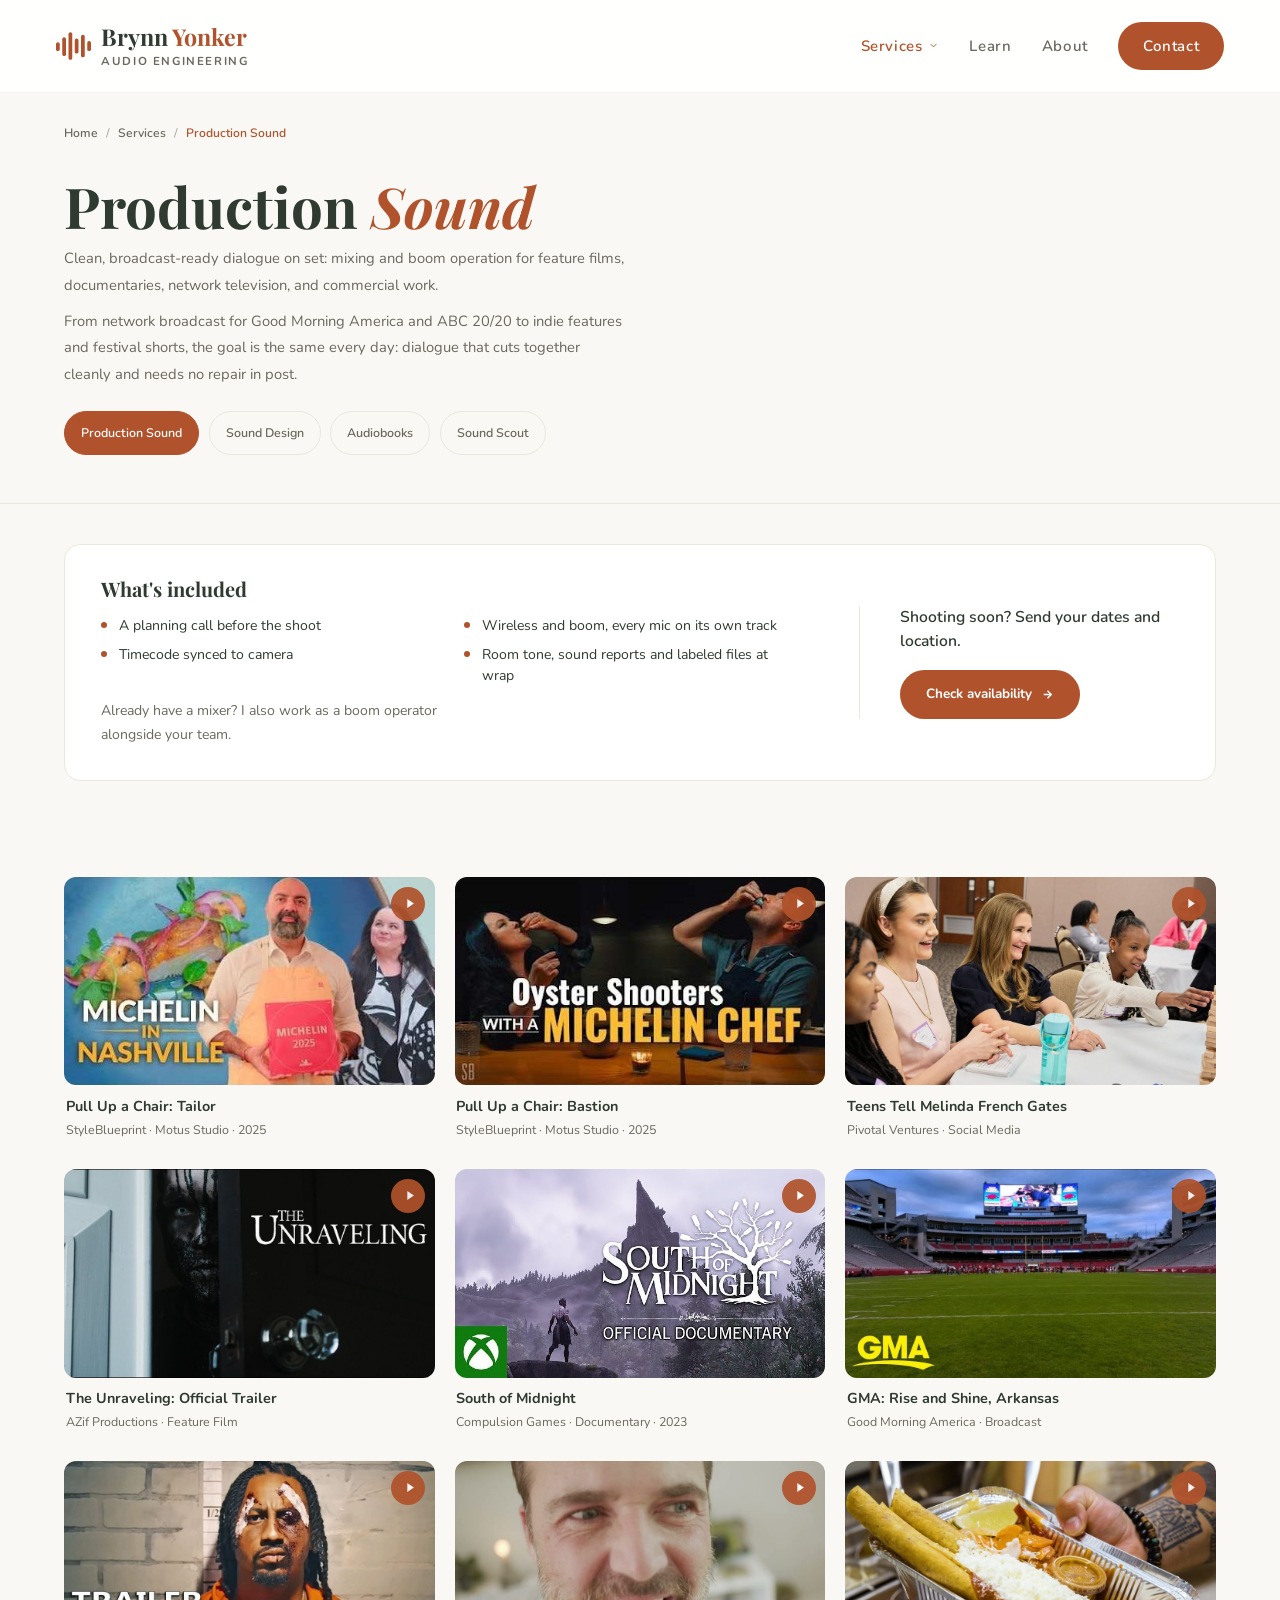
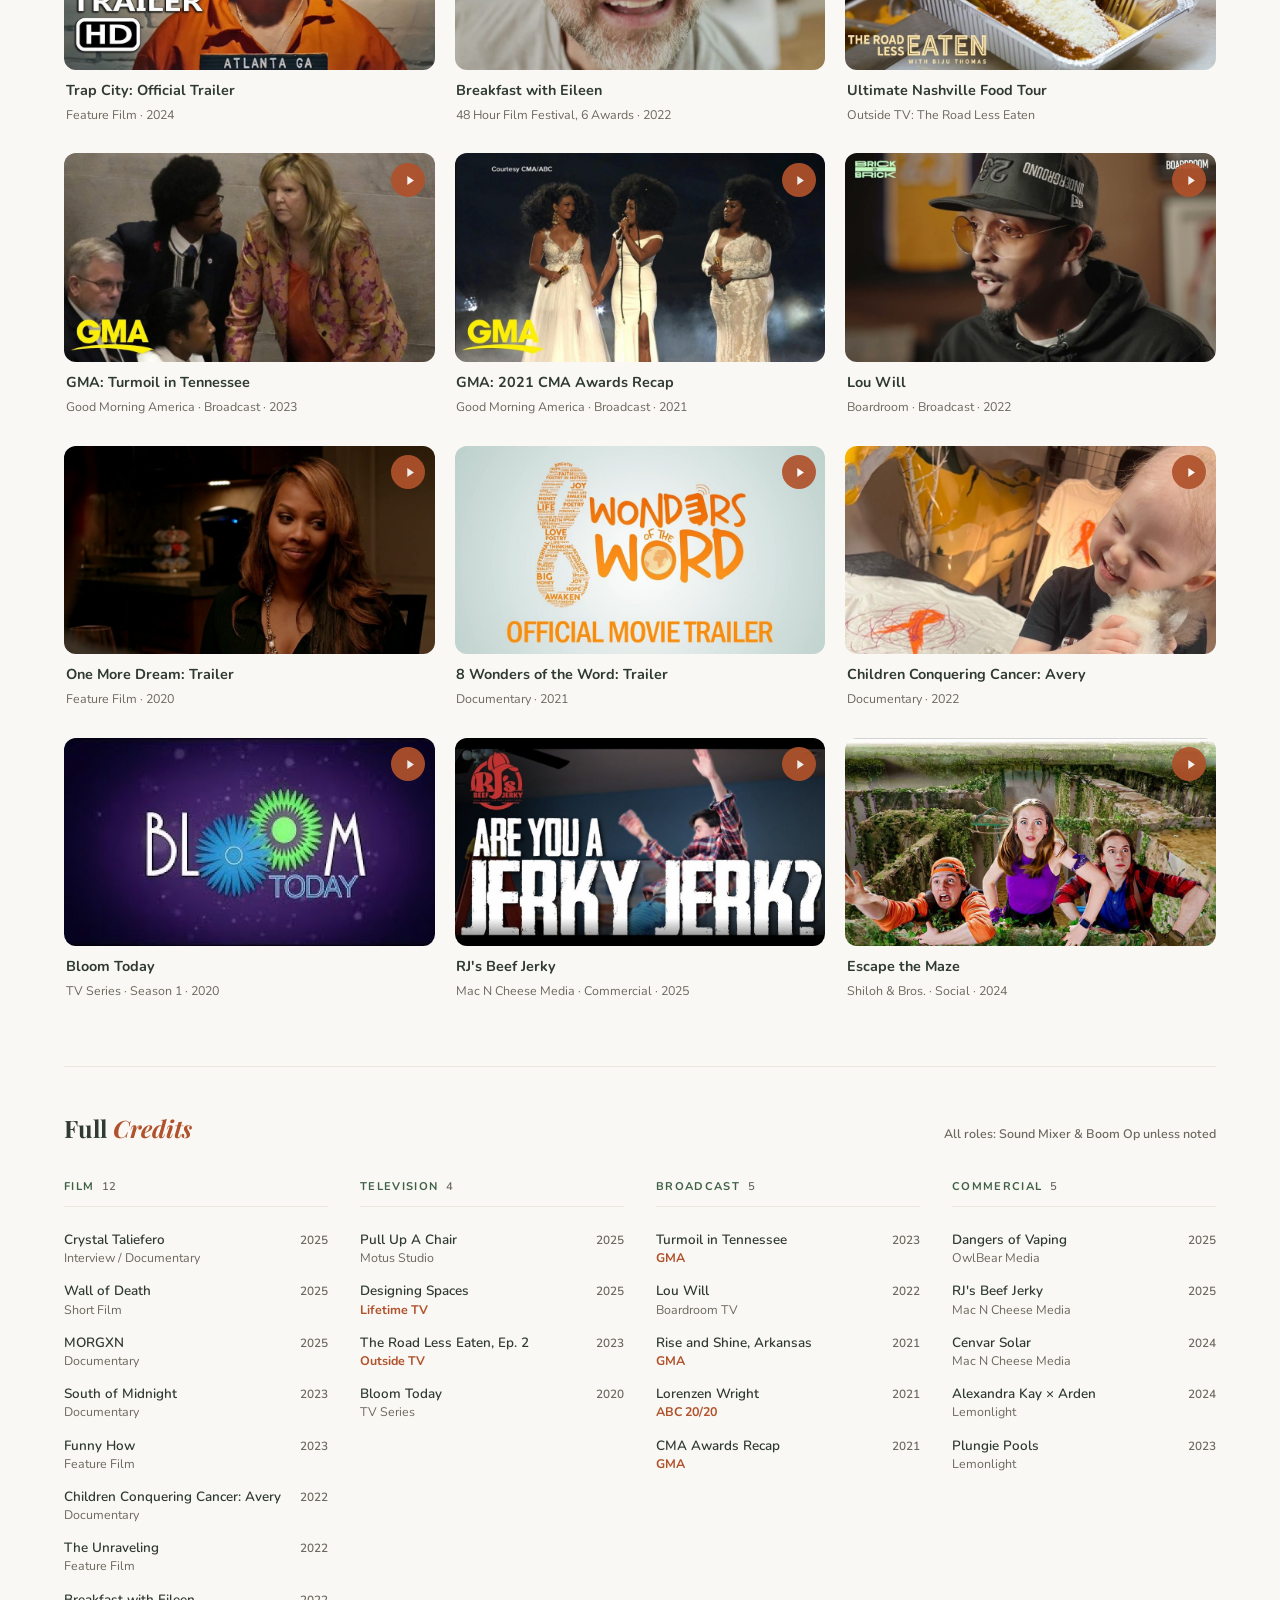
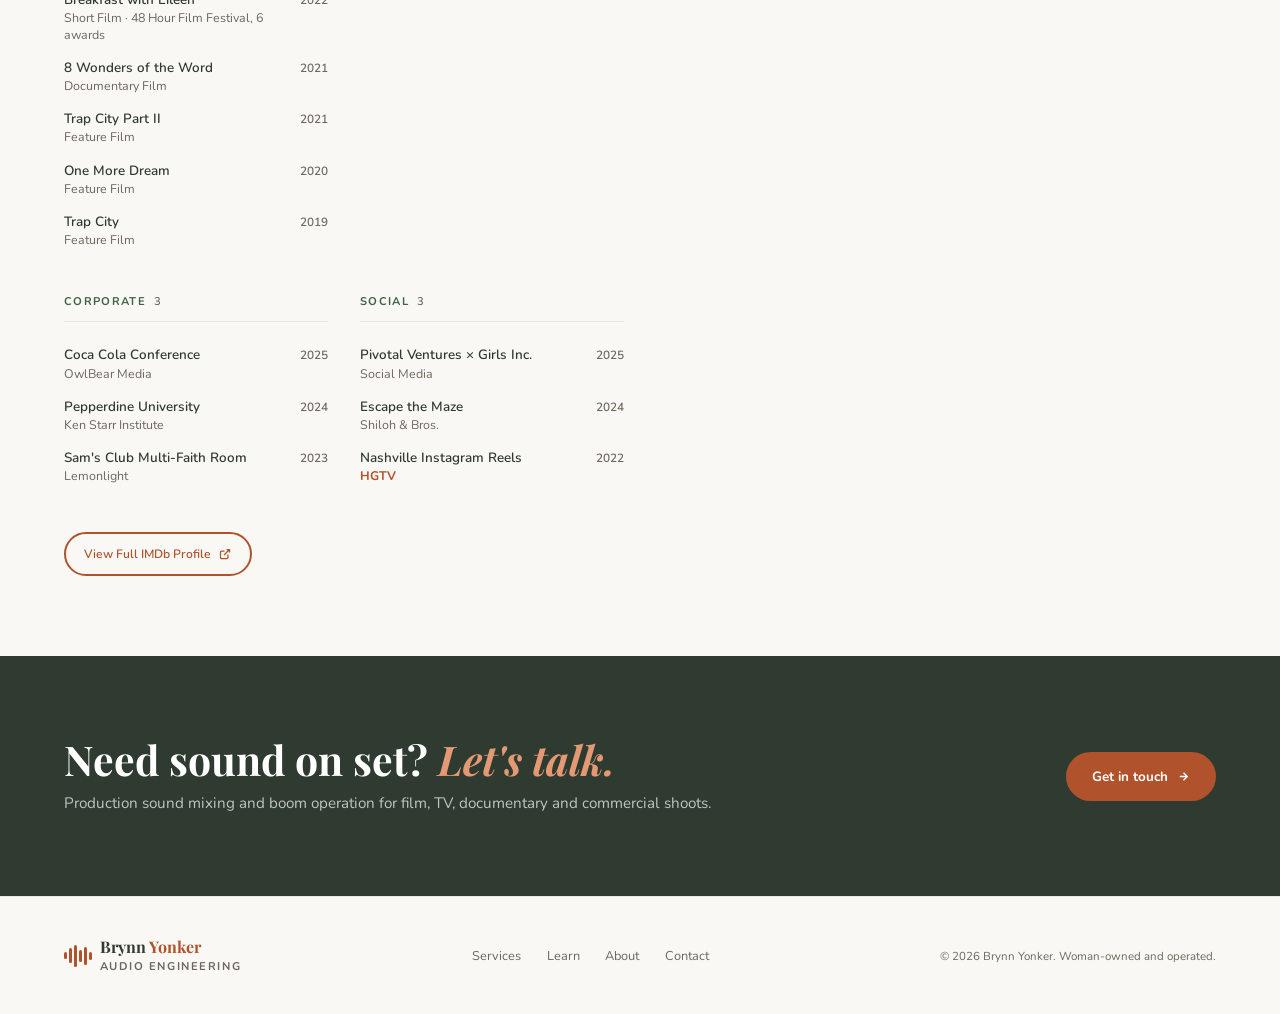
<file: work/production-sound.html>
<!DOCTYPE html>
<html lang="en">
<head>
<meta charset="UTF-8">
<meta name="viewport" content="width=device-width, initial-scale=1.0">
<title>Production Sound | Brynn Yonker</title>
<meta name="description" content="Production sound mixing and boom operation for film, television, broadcast and commercial work. Nashville, TN.">
<link rel="canonical" href="https://particlepack-prog.github.io/brynn-yonker/work/production-sound.html">
<link rel="icon" href="data:image/svg+xml,%3Csvg xmlns='http://www.w3.org/2000/svg' viewBox='0 0 32 32'%3E%3Crect width='32' height='32' rx='7' fill='%232f3a31'/%3E%3Cg fill='%23c25e34'%3E%3Crect x='6' y='13' width='3' height='6' rx='1.5'/%3E%3Crect x='11' y='9' width='3' height='14' rx='1.5'/%3E%3Crect x='16' y='6' width='3' height='20' rx='1.5'/%3E%3Crect x='21' y='11' width='3' height='10' rx='1.5'/%3E%3C/g%3E%3C/svg%3E">
<meta name="theme-color" content="#2f3a31">
<meta property="og:type" content="website">
<meta property="og:site_name" content="Brynn Yonker">
<meta property="og:title" content="Production Sound | Brynn Yonker">
<meta property="og:description" content="Production sound mixing and boom operation for film, television, broadcast and commercial work. Nashville, TN.">
<meta property="og:url" content="https://particlepack-prog.github.io/brynn-yonker/work/production-sound.html">
<meta property="og:image" content="https://particlepack-prog.github.io/brynn-yonker/og-image.png">
<meta property="og:image:width" content="1200">
<meta property="og:image:height" content="630">
<meta property="og:image:alt" content="Brynn Yonker, Production Sound Mixer, Nashville TN">
<meta name="twitter:card" content="summary_large_image">
<meta name="twitter:title" content="Production Sound | Brynn Yonker">
<meta name="twitter:description" content="Production sound mixing and boom operation for film, television, broadcast and commercial work. Nashville, TN.">
<meta name="twitter:image" content="https://particlepack-prog.github.io/brynn-yonker/og-image.png">
<link rel="preconnect" href="https://fonts.googleapis.com">
<link rel="preconnect" href="https://fonts.gstatic.com" crossorigin>
<link href="https://fonts.googleapis.com/css2?family=Playfair+Display:ital,wght@0,400;0,700;1,400;1,700&family=Nunito:wght@300;400;600;700&display=swap" rel="stylesheet">
<link rel="stylesheet" href="../css/style.css?v=8a503919">
</head>
<body>
<a class="skip-link" href="#main">Skip to content</a>

<!-- NAV -->
<nav aria-label="Main">
  <a href="../index.html" class="nav-logo"><span class="wave"><i></i><i></i><i></i><i></i><i></i><i></i></span><span class="logo-text"><span class="logo-name">Brynn <span class="logo-surname">Yonker</span></span><span class="logo-role">Audio Engineering</span></span></a>
  <button class="nav-toggle" aria-label="Menu" aria-expanded="false">
    <svg viewBox="0 0 24 24"><path d="M3 12h18M3 6h18M3 18h18"/></svg>
  </button>
  <ul class="nav-links">
    <li class="active">
      <a href="../services.html">Services <svg class="nav-caret" viewBox="0 0 24 24"><path d="M6 9l6 6 6-6"/></svg></a>
      <div class="nav-dropdown">
        <a class="current" aria-current="page" href="../work/production-sound.html"><span class="dd-title">Production Sound</span><span class="dd-desc">Mixing and boom on set</span></a>
        <a href="../work/sound-design.html"><span class="dd-title">Sound Design</span><span class="dd-desc">Editing, design and mix</span></a>
        <a href="../work/audiobooks.html"><span class="dd-title">Audiobooks</span><span class="dd-desc">Record, proof, master to ACX</span></a>
        <a href="../work/sound-scout.html"><span class="dd-title">Field Recording</span><span class="dd-desc">Sound Scout, nature and NOAA</span></a>
      </div>
    </li>
    <li><a href="../learn.html">Learn</a></li>
    <li><a href="../index.html#about">About</a></li>
    <li><a href="../contact.html" class="nav-cta">Contact</a></li>
  </ul>
</nav>

<main id="main" tabindex="-1">

<!-- BREADCRUMB -->
<div class="breadcrumb">
  <a href="../index.html">Home</a><span class="sep">/</span><a href="../services.html">Services</a><span class="sep">/</span><span class="current">Production Sound</span>
</div>

<!-- HERO -->
<section class="work-hero">
  <h1>Production <em>Sound</em></h1>
  <p>Clean, broadcast-ready dialogue on set: mixing and boom operation for feature films, documentaries, network television, and commercial work.</p>
  <p>From network broadcast for Good Morning America and ABC 20/20 to indie features and festival shorts, the goal is the same every day: dialogue that cuts together cleanly and needs no repair in post.</p>
  <div class="work-pager">
    <a class="current" href="production-sound.html">Production Sound</a>
    <a href="sound-design.html">Sound Design</a>
    <a href="audiobooks.html">Audiobooks</a>
    <a href="sound-scout.html">Sound Scout</a>
  </div>
</section>

<!-- The service: what's included and how to book, above the work itself. -->
<section class="svc-panel">
  <div class="svc-panel-inner">
    <div class="svc-panel-list">
      <h2>What's included</h2>
      <ul class="svc-points svc-points--cols">
        <li>A planning call before the shoot</li>
        <li>Wireless and boom, every mic on its own track</li>
        <li>Timecode synced to camera</li>
        <li>Room tone, sound reports and labeled files at wrap</li>
      </ul>
      <p class="svc-also" id="boom-operation">Already have a mixer? I also work as a boom operator alongside your team.</p>
    </div>
    <div class="svc-panel-cta">
      <p>Shooting soon? Send your dates and location.</p>
      <a class="btn-primary" href="../contact.html?project=Production%20Sound%20Mixing">Check availability <svg width="13" height="13" viewBox="0 0 24 24" fill="none" stroke="currentColor" stroke-width="2.5"><path d="M5 12h14M12 5l7 7-7 7"/></svg></a>
    </div>
  </div>
</section>

<section id="portfolio">
  <div class="video-grid prod-grid">
    <a class="video-card" href="https://youtu.be/qYJuNgJN6-c" target="_blank" rel="noopener">
      <img class="video-thumb" src="../img/production/qYJuNgJN6-c.jpg" alt="" loading="lazy" width="960" height="540">
      <div class="video-overlay"><div class="video-play"><svg viewBox="0 0 10 10"><polygon points="3,1 9,5 3,9"/></svg></div><div class="video-title">Pull Up a Chair: Tailor</div><div class="video-meta">StyleBlueprint · Motus Studio · 2025</div></div>
    </a>
    <a class="video-card" href="https://youtu.be/7U9md5t0dDo" target="_blank" rel="noopener">
      <img class="video-thumb" src="../img/production/7U9md5t0dDo.jpg" alt="" loading="lazy" width="960" height="540">
      <div class="video-overlay"><div class="video-play"><svg viewBox="0 0 10 10"><polygon points="3,1 9,5 3,9"/></svg></div><div class="video-title">Pull Up a Chair: Bastion</div><div class="video-meta">StyleBlueprint · Motus Studio · 2025</div></div>
    </a>
    <a class="video-card" href="https://youtu.be/R1hxYlu_2pI" target="_blank" rel="noopener">
      <img class="video-thumb" src="../img/production/R1hxYlu_2pI.jpg" alt="" loading="lazy" width="960" height="540">
      <div class="video-overlay"><div class="video-play"><svg viewBox="0 0 10 10"><polygon points="3,1 9,5 3,9"/></svg></div><div class="video-title">Teens Tell Melinda French Gates</div><div class="video-meta">Pivotal Ventures · Social Media</div></div>
    </a>
    <a class="video-card" href="https://youtu.be/g9LP5o9t22U" target="_blank" rel="noopener">
      <img class="video-thumb" src="../img/production/g9LP5o9t22U.jpg" alt="" loading="lazy" width="960" height="540">
      <div class="video-overlay"><div class="video-play"><svg viewBox="0 0 10 10"><polygon points="3,1 9,5 3,9"/></svg></div><div class="video-title">The Unraveling: Official Trailer</div><div class="video-meta">AZif Productions · Feature Film</div></div>
    </a>
    <a class="video-card" href="https://youtu.be/wLBOyKqw58A" target="_blank" rel="noopener">
      <img class="video-thumb" src="../img/production/wLBOyKqw58A.jpg" alt="" loading="lazy" width="960" height="540">
      <div class="video-overlay"><div class="video-play"><svg viewBox="0 0 10 10"><polygon points="3,1 9,5 3,9"/></svg></div><div class="video-title">South of Midnight</div><div class="video-meta">Compulsion Games · Documentary · 2023</div></div>
    </a>
    <a class="video-card" href="https://youtu.be/3WCNHQg2hdk" target="_blank" rel="noopener">
      <img class="video-thumb" src="../img/production/3WCNHQg2hdk.jpg" alt="" loading="lazy" width="960" height="540">
      <div class="video-overlay"><div class="video-play"><svg viewBox="0 0 10 10"><polygon points="3,1 9,5 3,9"/></svg></div><div class="video-title">GMA: Rise and Shine, Arkansas</div><div class="video-meta">Good Morning America · Broadcast</div></div>
    </a>
    <a class="video-card" href="https://youtu.be/Kd6a_96xJpc" target="_blank" rel="noopener">
      <img class="video-thumb" src="../img/production/Kd6a_96xJpc.jpg" alt="" loading="lazy" width="960" height="540">
      <div class="video-overlay"><div class="video-play"><svg viewBox="0 0 10 10"><polygon points="3,1 9,5 3,9"/></svg></div><div class="video-title">Trap City: Official Trailer</div><div class="video-meta">Feature Film · 2024</div></div>
    </a>
    <a class="video-card" href="https://youtu.be/ZI0ZMzonaGg" target="_blank" rel="noopener">
      <img class="video-thumb" src="../img/production/ZI0ZMzonaGg.jpg" alt="" loading="lazy" width="960" height="540">
      <div class="video-overlay"><div class="video-play"><svg viewBox="0 0 10 10"><polygon points="3,1 9,5 3,9"/></svg></div><div class="video-title">Breakfast with Eileen</div><div class="video-meta">48 Hour Film Festival, 6 Awards · 2022</div></div>
    </a>
    <a class="video-card" href="https://youtu.be/-b78d_EWSrg" target="_blank" rel="noopener">
      <img class="video-thumb" src="../img/production/-b78d_EWSrg.jpg" alt="" loading="lazy" width="960" height="540">
      <div class="video-overlay"><div class="video-play"><svg viewBox="0 0 10 10"><polygon points="3,1 9,5 3,9"/></svg></div><div class="video-title">Ultimate Nashville Food Tour</div><div class="video-meta">Outside TV: The Road Less Eaten</div></div>
    </a>
    <a class="video-card" href="https://youtu.be/mortCiH6q2Y" target="_blank" rel="noopener">
      <img class="video-thumb" src="../img/production/mortCiH6q2Y.jpg" alt="" loading="lazy" width="960" height="540">
      <div class="video-overlay"><div class="video-play"><svg viewBox="0 0 10 10"><polygon points="3,1 9,5 3,9"/></svg></div><div class="video-title">GMA: Turmoil in Tennessee</div><div class="video-meta">Good Morning America · Broadcast · 2023</div></div>
    </a>
    <a class="video-card" href="https://youtu.be/FU3Z9nrT01c" target="_blank" rel="noopener">
      <img class="video-thumb" src="../img/production/FU3Z9nrT01c.jpg" alt="" loading="lazy" width="960" height="540">
      <div class="video-overlay"><div class="video-play"><svg viewBox="0 0 10 10"><polygon points="3,1 9,5 3,9"/></svg></div><div class="video-title">GMA: 2021 CMA Awards Recap</div><div class="video-meta">Good Morning America · Broadcast · 2021</div></div>
    </a>
    <a class="video-card" href="https://youtu.be/C3WH7JutHMY" target="_blank" rel="noopener">
      <img class="video-thumb" src="../img/production/C3WH7JutHMY.jpg" alt="" loading="lazy" width="960" height="540">
      <div class="video-overlay"><div class="video-play"><svg viewBox="0 0 10 10"><polygon points="3,1 9,5 3,9"/></svg></div><div class="video-title">Lou Will</div><div class="video-meta">Boardroom · Broadcast · 2022</div></div>
    </a>
    <a class="video-card" href="https://youtu.be/Xlmrqtc_KVU" target="_blank" rel="noopener">
      <img class="video-thumb" src="../img/production/Xlmrqtc_KVU.jpg" alt="" loading="lazy" width="960" height="540">
      <div class="video-overlay"><div class="video-play"><svg viewBox="0 0 10 10"><polygon points="3,1 9,5 3,9"/></svg></div><div class="video-title">One More Dream: Trailer</div><div class="video-meta">Feature Film · 2020</div></div>
    </a>
    <a class="video-card" href="https://youtu.be/OAjPE1GZcyE" target="_blank" rel="noopener">
      <img class="video-thumb" src="../img/production/OAjPE1GZcyE.jpg" alt="" loading="lazy" width="960" height="540">
      <div class="video-overlay"><div class="video-play"><svg viewBox="0 0 10 10"><polygon points="3,1 9,5 3,9"/></svg></div><div class="video-title">8 Wonders of the Word: Trailer</div><div class="video-meta">Documentary · 2021</div></div>
    </a>
    <a class="video-card" href="https://youtu.be/OA2bUmLI1KY" target="_blank" rel="noopener">
      <img class="video-thumb" src="../img/production/OA2bUmLI1KY.jpg" alt="" loading="lazy" width="960" height="540">
      <div class="video-overlay"><div class="video-play"><svg viewBox="0 0 10 10"><polygon points="3,1 9,5 3,9"/></svg></div><div class="video-title">Children Conquering Cancer: Avery</div><div class="video-meta">Documentary · 2022</div></div>
    </a>
    <a class="video-card" href="https://youtu.be/R0Rd-KF8Lfk" target="_blank" rel="noopener">
      <img class="video-thumb" src="../img/production/R0Rd-KF8Lfk.jpg" alt="" loading="lazy" width="960" height="540">
      <div class="video-overlay"><div class="video-play"><svg viewBox="0 0 10 10"><polygon points="3,1 9,5 3,9"/></svg></div><div class="video-title">Bloom Today</div><div class="video-meta">TV Series · Season 1 · 2020</div></div>
    </a>
    <a class="video-card" href="https://youtu.be/Kymh33SCWp0" target="_blank" rel="noopener">
      <img class="video-thumb" src="../img/production/Kymh33SCWp0.jpg" alt="" loading="lazy" width="960" height="540">
      <div class="video-overlay"><div class="video-play"><svg viewBox="0 0 10 10"><polygon points="3,1 9,5 3,9"/></svg></div><div class="video-title">RJ&#x27;s Beef Jerky</div><div class="video-meta">Mac N Cheese Media · Commercial · 2025</div></div>
    </a>
    <a class="video-card" href="https://youtu.be/bIN-HnPDCpU" target="_blank" rel="noopener">
      <img class="video-thumb" src="../img/production/bIN-HnPDCpU.jpg" alt="" loading="lazy" width="960" height="540">
      <div class="video-overlay"><div class="video-play"><svg viewBox="0 0 10 10"><polygon points="3,1 9,5 3,9"/></svg></div><div class="video-title">Escape the Maze</div><div class="video-meta">Shiloh &amp; Bros. · Social · 2024</div></div>
    </a>
  </div>

  <!-- FULL CREDITS -->
  <div class="credits-block">
    <div class="credits-head">
      <h2>Full <em>Credits</em></h2>
      <span class="credits-note">All roles: Sound Mixer &amp; Boom Op unless noted</span>
    </div>
    <div class="credits-grid">
      <div class="credit-group">
        <div class="credit-group-title">Film <span class="cg-count">12</span></div>
        <ul class="credit-group-list">
          <li><span class="cg-title">Crystal Taliefero<span class="cg-sub">Interview / Documentary</span></span><span class="cg-year">2025</span></li>
          <li><span class="cg-title">Wall of Death<span class="cg-sub">Short Film</span></span><span class="cg-year">2025</span></li>
          <li><span class="cg-title">MORGXN<span class="cg-sub">Documentary</span></span><span class="cg-year">2025</span></li>
          <li><span class="cg-title">South of Midnight<span class="cg-sub">Documentary</span></span><span class="cg-year">2023</span></li>
          <li><span class="cg-title">Funny How<span class="cg-sub">Feature Film</span></span><span class="cg-year">2023</span></li>
          <li><span class="cg-title">Children Conquering Cancer: Avery<span class="cg-sub">Documentary</span></span><span class="cg-year">2022</span></li>
          <li><span class="cg-title">The Unraveling<span class="cg-sub">Feature Film</span></span><span class="cg-year">2022</span></li>
          <li><span class="cg-title">Breakfast with Eileen<span class="cg-sub">Short Film · 48 Hour Film Festival, 6 awards</span></span><span class="cg-year">2022</span></li>
          <li><span class="cg-title">8 Wonders of the Word<span class="cg-sub">Documentary Film</span></span><span class="cg-year">2021</span></li>
          <li><span class="cg-title">Trap City Part II<span class="cg-sub">Feature Film</span></span><span class="cg-year">2021</span></li>
          <li><span class="cg-title">One More Dream<span class="cg-sub">Feature Film</span></span><span class="cg-year">2020</span></li>
          <li><span class="cg-title">Trap City<span class="cg-sub">Feature Film</span></span><span class="cg-year">2019</span></li>
        </ul>
      </div>
      <div class="credit-group">
        <div class="credit-group-title">Television <span class="cg-count">4</span></div>
        <ul class="credit-group-list">
          <li><span class="cg-title">Pull Up A Chair<span class="cg-sub">Motus Studio</span></span><span class="cg-year">2025</span></li>
          <li><span class="cg-title">Designing Spaces<span class="cg-sub cg-sub marquee-tag">Lifetime TV</span></span><span class="cg-year">2025</span></li>
          <li><span class="cg-title">The Road Less Eaten, Ep. 2<span class="cg-sub marquee-tag">Outside TV</span></span><span class="cg-year">2023</span></li>
          <li><span class="cg-title">Bloom Today<span class="cg-sub">TV Series</span></span><span class="cg-year">2020</span></li>
        </ul>
      </div>
      <div class="credit-group">
        <div class="credit-group-title">Broadcast <span class="cg-count">5</span></div>
        <ul class="credit-group-list">
          <li><span class="cg-title">Turmoil in Tennessee<span class="cg-sub marquee-tag">GMA</span></span><span class="cg-year">2023</span></li>
          <li><span class="cg-title">Lou Will<span class="cg-sub">Boardroom TV</span></span><span class="cg-year">2022</span></li>
          <li><span class="cg-title">Rise and Shine, Arkansas<span class="cg-sub marquee-tag">GMA</span></span><span class="cg-year">2021</span></li>
          <li><span class="cg-title">Lorenzen Wright<span class="cg-sub marquee-tag">ABC 20/20</span></span><span class="cg-year">2021</span></li>
          <li><span class="cg-title">CMA Awards Recap<span class="cg-sub marquee-tag">GMA</span></span><span class="cg-year">2021</span></li>
        </ul>
      </div>
      <div class="credit-group">
        <div class="credit-group-title">Commercial <span class="cg-count">5</span></div>
        <ul class="credit-group-list">
          <li><span class="cg-title">Dangers of Vaping<span class="cg-sub">OwlBear Media</span></span><span class="cg-year">2025</span></li>
          <li><span class="cg-title">RJ's Beef Jerky<span class="cg-sub">Mac N Cheese Media</span></span><span class="cg-year">2025</span></li>
          <li><span class="cg-title">Cenvar Solar<span class="cg-sub">Mac N Cheese Media</span></span><span class="cg-year">2024</span></li>
          <li><span class="cg-title">Alexandra Kay × Arden<span class="cg-sub">Lemonlight</span></span><span class="cg-year">2024</span></li>
          <li><span class="cg-title">Plungie Pools<span class="cg-sub">Lemonlight</span></span><span class="cg-year">2023</span></li>
        </ul>
      </div>
      <div class="credit-group">
        <div class="credit-group-title">Corporate <span class="cg-count">3</span></div>
        <ul class="credit-group-list">
          <li><span class="cg-title">Coca Cola Conference<span class="cg-sub">OwlBear Media</span></span><span class="cg-year">2025</span></li>
          <li><span class="cg-title">Pepperdine University<span class="cg-sub">Ken Starr Institute</span></span><span class="cg-year">2024</span></li>
          <li><span class="cg-title">Sam's Club Multi-Faith Room<span class="cg-sub">Lemonlight</span></span><span class="cg-year">2023</span></li>
        </ul>
      </div>
      <div class="credit-group">
        <div class="credit-group-title">Social <span class="cg-count">3</span></div>
        <ul class="credit-group-list">
          <li><span class="cg-title">Pivotal Ventures × Girls Inc.<span class="cg-sub">Social Media</span></span><span class="cg-year">2025</span></li>
          <li><span class="cg-title">Escape the Maze<span class="cg-sub">Shiloh &amp; Bros.</span></span><span class="cg-year">2024</span></li>
          <li><span class="cg-title">Nashville Instagram Reels<span class="cg-sub marquee-tag">HGTV</span></span><span class="cg-year">2022</span></li>
        </ul>
      </div>
    </div>
    <a href="https://www.imdb.com/name/nm11191934/" target="_blank" rel="noopener" class="imdb-link">View Full IMDb Profile <svg width="12" height="12" viewBox="0 0 24 24" fill="none" stroke="currentColor" stroke-width="2.5"><path d="M18 13v6a2 2 0 0 1-2 2H5a2 2 0 0 1-2-2V8a2 2 0 0 1 2-2h6M15 3h6v6M10 14 21 3"/></svg></a>
  </div>
</section>

<!-- FOOTER -->

<section class="cta-band">
  <div class="cta-inner">
    <div>
      <h2>Need sound on set? <em>Let's talk.</em></h2>
      <p>Production sound mixing and boom operation for film, TV, documentary and commercial shoots.</p>
    </div>
    <a class="btn-primary" href="../contact.html?project=Production%20Sound%20Mixing">Get in touch <svg width="13" height="13" viewBox="0 0 24 24" fill="none" stroke="currentColor" stroke-width="2.5"><path d="M5 12h14M12 5l7 7-7 7"/></svg></a>
  </div>
</section>

</main>

<footer>
  <div class="footer-logo"><span class="wave"><i></i><i></i><i></i><i></i><i></i><i></i></span><span class="logo-text"><span class="logo-name">Brynn <span class="logo-surname">Yonker</span></span><span class="logo-role">Audio Engineering</span></span></div>
  <div class="footer-links">
    <a href="../services.html">Services</a>
    <a href="../learn.html">Learn</a>
    <a href="../index.html#about">About</a>
    <a href="../contact.html">Contact</a>
  </div>
  <div class="footer-copy">&copy; 2026 Brynn Yonker. Woman-owned and operated.</div>
</footer>

<script src="../js/main.js?v=8a503919"></script>
</body>
</html>
</file>
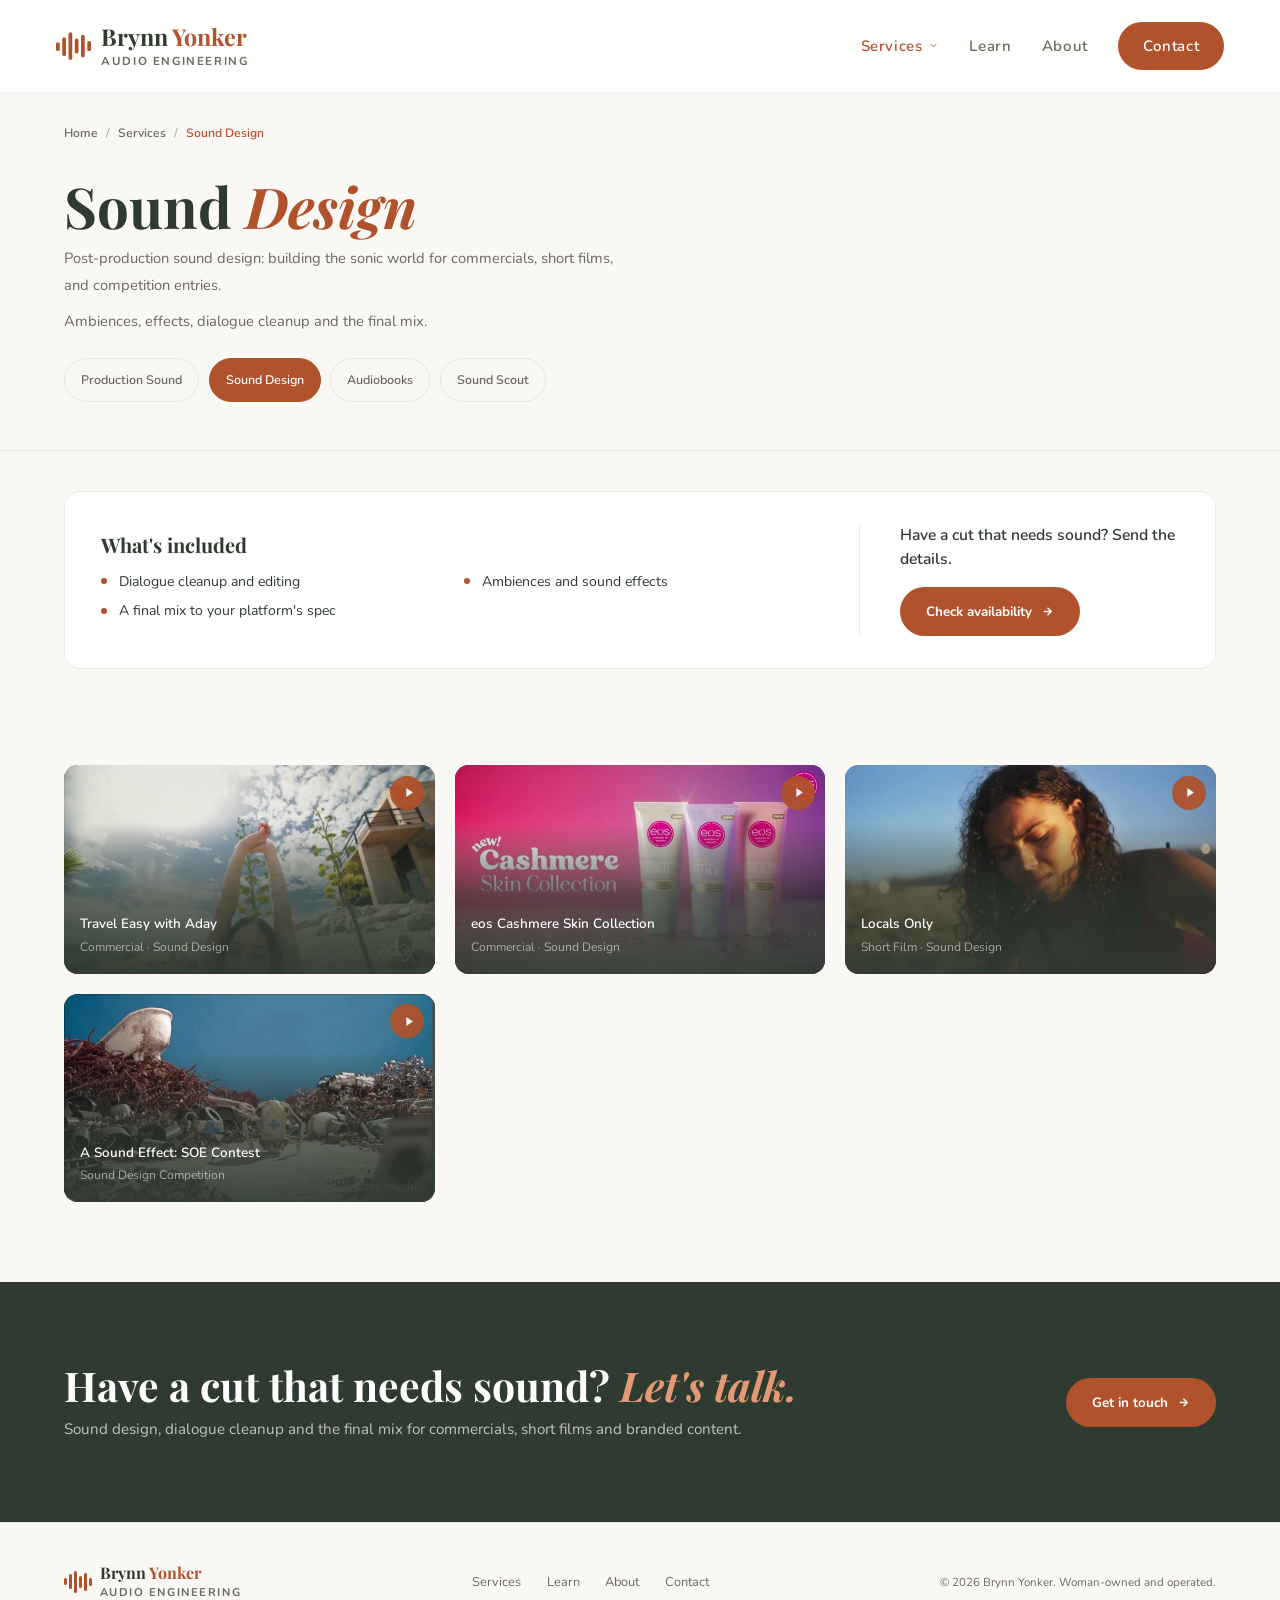
<file: work/sound-design.html>
<!DOCTYPE html>
<html lang="en">
<head>
<meta charset="UTF-8">
<meta name="viewport" content="width=device-width, initial-scale=1.0">
<title>Sound Design | Brynn Yonker</title>
<meta name="description" content="Post-production sound design for film, commercials and short-form content by Brynn Yonker.">
<link rel="canonical" href="https://particlepack-prog.github.io/brynn-yonker/work/sound-design.html">
<link rel="icon" href="data:image/svg+xml,%3Csvg xmlns='http://www.w3.org/2000/svg' viewBox='0 0 32 32'%3E%3Crect width='32' height='32' rx='7' fill='%232f3a31'/%3E%3Cg fill='%23c25e34'%3E%3Crect x='6' y='13' width='3' height='6' rx='1.5'/%3E%3Crect x='11' y='9' width='3' height='14' rx='1.5'/%3E%3Crect x='16' y='6' width='3' height='20' rx='1.5'/%3E%3Crect x='21' y='11' width='3' height='10' rx='1.5'/%3E%3C/g%3E%3C/svg%3E">
<meta name="theme-color" content="#2f3a31">
<meta property="og:type" content="website">
<meta property="og:site_name" content="Brynn Yonker">
<meta property="og:title" content="Sound Design | Brynn Yonker">
<meta property="og:description" content="Post-production sound design for film, commercials and short-form content by Brynn Yonker.">
<meta property="og:url" content="https://particlepack-prog.github.io/brynn-yonker/work/sound-design.html">
<meta property="og:image" content="https://particlepack-prog.github.io/brynn-yonker/og-image.png">
<meta property="og:image:width" content="1200">
<meta property="og:image:height" content="630">
<meta property="og:image:alt" content="Brynn Yonker, Production Sound Mixer, Nashville TN">
<meta name="twitter:card" content="summary_large_image">
<meta name="twitter:title" content="Sound Design | Brynn Yonker">
<meta name="twitter:description" content="Post-production sound design for film, commercials and short-form content by Brynn Yonker.">
<meta name="twitter:image" content="https://particlepack-prog.github.io/brynn-yonker/og-image.png">
<link rel="preconnect" href="https://fonts.googleapis.com">
<link rel="preconnect" href="https://fonts.gstatic.com" crossorigin>
<link href="https://fonts.googleapis.com/css2?family=Playfair+Display:ital,wght@0,400;0,700;1,400;1,700&family=Nunito:wght@300;400;600;700&display=swap" rel="stylesheet">
<link rel="stylesheet" href="../css/style.css?v=8a503919">
</head>
<body>
<a class="skip-link" href="#main">Skip to content</a>

<!-- NAV -->
<nav aria-label="Main">
  <a href="../index.html" class="nav-logo"><span class="wave"><i></i><i></i><i></i><i></i><i></i><i></i></span><span class="logo-text"><span class="logo-name">Brynn <span class="logo-surname">Yonker</span></span><span class="logo-role">Audio Engineering</span></span></a>
  <button class="nav-toggle" aria-label="Menu" aria-expanded="false">
    <svg viewBox="0 0 24 24"><path d="M3 12h18M3 6h18M3 18h18"/></svg>
  </button>
  <ul class="nav-links">
    <li class="active">
      <a href="../services.html">Services <svg class="nav-caret" viewBox="0 0 24 24"><path d="M6 9l6 6 6-6"/></svg></a>
      <div class="nav-dropdown">
        <a href="../work/production-sound.html"><span class="dd-title">Production Sound</span><span class="dd-desc">Mixing and boom on set</span></a>
        <a class="current" aria-current="page" href="../work/sound-design.html"><span class="dd-title">Sound Design</span><span class="dd-desc">Editing, design and mix</span></a>
        <a href="../work/audiobooks.html"><span class="dd-title">Audiobooks</span><span class="dd-desc">Record, proof, master to ACX</span></a>
        <a href="../work/sound-scout.html"><span class="dd-title">Field Recording</span><span class="dd-desc">Sound Scout, nature and NOAA</span></a>
      </div>
    </li>
    <li><a href="../learn.html">Learn</a></li>
    <li><a href="../index.html#about">About</a></li>
    <li><a href="../contact.html" class="nav-cta">Contact</a></li>
  </ul>
</nav>

<main id="main" tabindex="-1">

<!-- BREADCRUMB -->
<div class="breadcrumb">
  <a href="../index.html">Home</a><span class="sep">/</span><a href="../services.html">Services</a><span class="sep">/</span><span class="current">Sound Design</span>
</div>

<!-- HERO -->
<section class="work-hero">
  <h1>Sound <em>Design</em></h1>
  <p>Post-production sound design: building the sonic world for commercials, short films, and competition entries.</p>
  <p>Ambiences, effects, dialogue cleanup and the final mix.</p>
  <div class="work-pager">
    <a href="production-sound.html">Production Sound</a>
    <a class="current" href="sound-design.html">Sound Design</a>
    <a href="audiobooks.html">Audiobooks</a>
    <a href="sound-scout.html">Sound Scout</a>
  </div>
</section>

<!-- The service: what's included and how to book, above the work itself. -->
<section class="svc-panel">
  <div class="svc-panel-inner">
    <div class="svc-panel-list">
      <h2>What's included</h2>
      <ul class="svc-points svc-points--cols">
        <li>Dialogue cleanup and editing</li>
        <li>Ambiences and sound effects</li>
        <li>A final mix to your platform's spec</li>
      </ul>
    </div>
    <div class="svc-panel-cta">
      <p>Have a cut that needs sound? Send the details.</p>
      <a class="btn-primary" href="../contact.html?project=Sound%20Design">Check availability <svg width="13" height="13" viewBox="0 0 24 24" fill="none" stroke="currentColor" stroke-width="2.5"><path d="M5 12h14M12 5l7 7-7 7"/></svg></a>
    </div>
  </div>
</section>

<section id="portfolio">
  <!-- A/B player: both tracks run in sync, the toggle just swaps which one you
       hear, so the comparison holds its place mid-listen. -->
  <!-- Before/after player: hidden until Brynn's real raw and designed clips are in
     audio/raw-demo.wav and audio/designed-demo.wav. Remove these comment
     markers to bring it back.
<div class="ab-player" id="abPlayer">
    <div class="abp-head">
      <div>
        <span class="abp-eyebrow">Before / After</span>
        <h2 class="abp-title">Hear the difference</h2>
        <p class="abp-note">The same cut, straight off the card and then finished. Switch between them while it plays and it keeps its place.</p>
      </div>
      <span class="abp-badge">Placeholder audio</span>
    </div>
    <div class="abp-body">
      <button class="abp-play" id="abpPlay" aria-label="Play comparison">
        <svg class="icon-play" viewBox="0 0 12 14"><polygon points="0,0 12,7 0,14"/></svg>
        <svg class="icon-pause" viewBox="0 0 12 14"><rect x="0" y="0" width="4" height="14"/><rect x="8" y="0" width="4" height="14"/></svg>
      </button>
      <div class="abp-wave" id="abpWave"><canvas aria-hidden="true"></canvas></div>
      <span class="abp-time" id="abpTime">0:00 / 0:00</span>
    </div>
    <div class="abp-toggle" role="group" aria-label="Choose version">
      <button data-track="raw" class="is-active" aria-pressed="true">Raw</button>
      <button data-track="designed" aria-pressed="false">Designed</button>
    </div>
    <p class="abp-hint">Demo clips stand in until Brynn's real before/after is dropped in.</p>
    <audio id="abpRaw" src="../audio/raw-demo.wav" preload="auto"></audio>
    <audio id="abpDesigned" src="../audio/designed-demo.wav" preload="auto"></audio>
  </div>
-->

  <div class="video-grid">
    <a class="video-card" href="https://youtu.be/e3F9sgx4bCE" target="_blank" rel="noopener">
      <img class="video-thumb" src="../img/sound-design/e3F9sgx4bCE.jpg" alt="" loading="lazy" width="960" height="540">
      <div class="video-overlay"><div class="video-play"><svg viewBox="0 0 10 10"><polygon points="3,1 9,5 3,9"/></svg></div><div class="video-title">Travel Easy with Aday</div><div class="video-meta">Commercial · Sound Design</div></div>
    </a>
    <a class="video-card" href="https://youtu.be/bR6oxpYOn4Q" target="_blank" rel="noopener">
      <img class="video-thumb" src="../img/sound-design/bR6oxpYOn4Q.jpg" alt="" loading="lazy" width="960" height="540">
      <div class="video-overlay"><div class="video-play"><svg viewBox="0 0 10 10"><polygon points="3,1 9,5 3,9"/></svg></div><div class="video-title">eos Cashmere Skin Collection</div><div class="video-meta">Commercial · Sound Design</div></div>
    </a>
    <a class="video-card" href="https://youtu.be/64-FYqf1558" target="_blank" rel="noopener">
      <img class="video-thumb" src="../img/sound-design/64-FYqf1558.jpg" alt="" loading="lazy" width="960" height="540">
      <div class="video-overlay"><div class="video-play"><svg viewBox="0 0 10 10"><polygon points="3,1 9,5 3,9"/></svg></div><div class="video-title">Locals Only</div><div class="video-meta">Short Film · Sound Design</div></div>
    </a>
    <a class="video-card" href="https://youtu.be/HPPb8NrPDe4" target="_blank" rel="noopener">
      <img class="video-thumb" src="../img/sound-design/HPPb8NrPDe4.jpg" alt="" loading="lazy" width="960" height="540">
      <div class="video-overlay"><div class="video-play"><svg viewBox="0 0 10 10"><polygon points="3,1 9,5 3,9"/></svg></div><div class="video-title">A Sound Effect: SOE Contest</div><div class="video-meta">Sound Design Competition</div></div>
    </a>
  </div>
</section>

<!-- FOOTER -->

<section class="cta-band">
  <div class="cta-inner">
    <div>
      <h2>Have a cut that needs sound? <em>Let's talk.</em></h2>
      <p>Sound design, dialogue cleanup and the final mix for commercials, short films and branded content.</p>
    </div>
    <a class="btn-primary" href="../contact.html?project=Sound%20Design">Get in touch <svg width="13" height="13" viewBox="0 0 24 24" fill="none" stroke="currentColor" stroke-width="2.5"><path d="M5 12h14M12 5l7 7-7 7"/></svg></a>
  </div>
</section>

</main>

<footer>
  <div class="footer-logo"><span class="wave"><i></i><i></i><i></i><i></i><i></i><i></i></span><span class="logo-text"><span class="logo-name">Brynn <span class="logo-surname">Yonker</span></span><span class="logo-role">Audio Engineering</span></span></div>
  <div class="footer-links">
    <a href="../services.html">Services</a>
    <a href="../learn.html">Learn</a>
    <a href="../index.html#about">About</a>
    <a href="../contact.html">Contact</a>
  </div>
  <div class="footer-copy">&copy; 2026 Brynn Yonker. Woman-owned and operated.</div>
</footer>

<script src="../js/main.js?v=8a503919"></script>
</body>
</html>
</file>
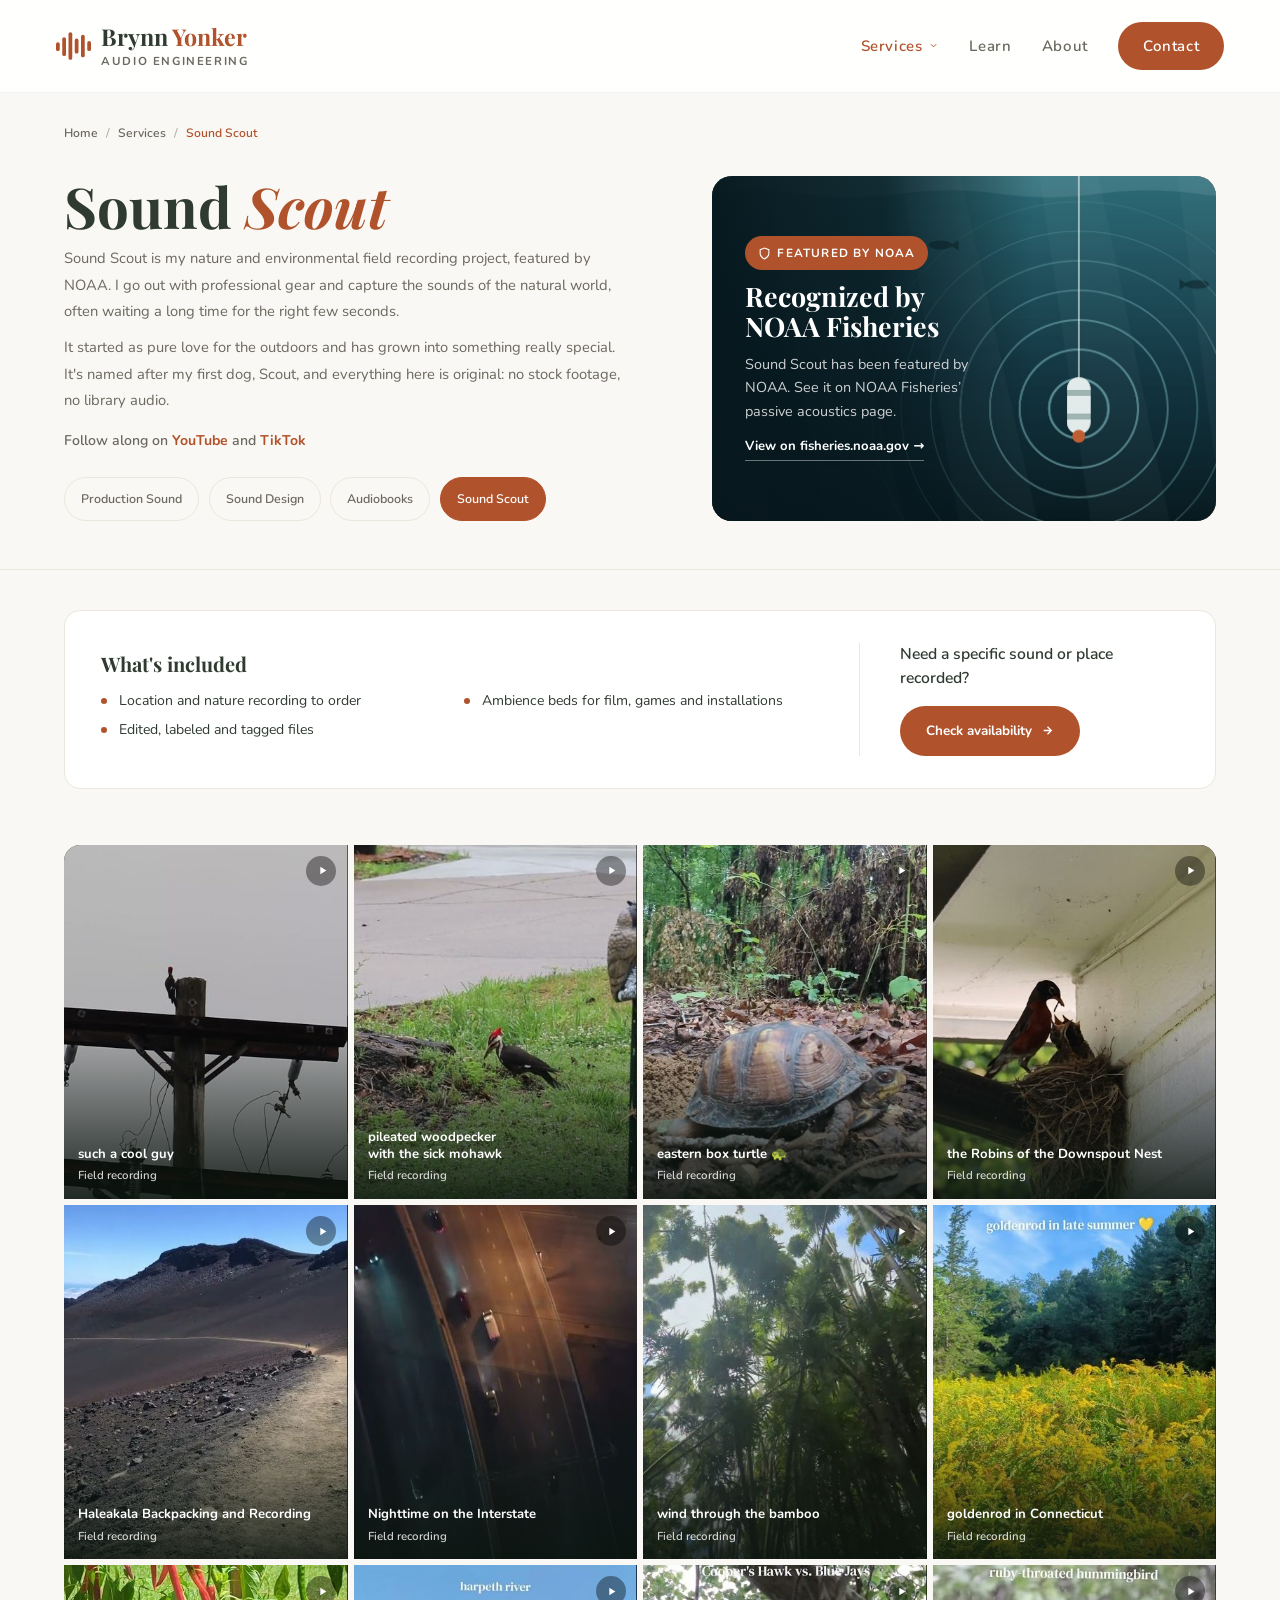
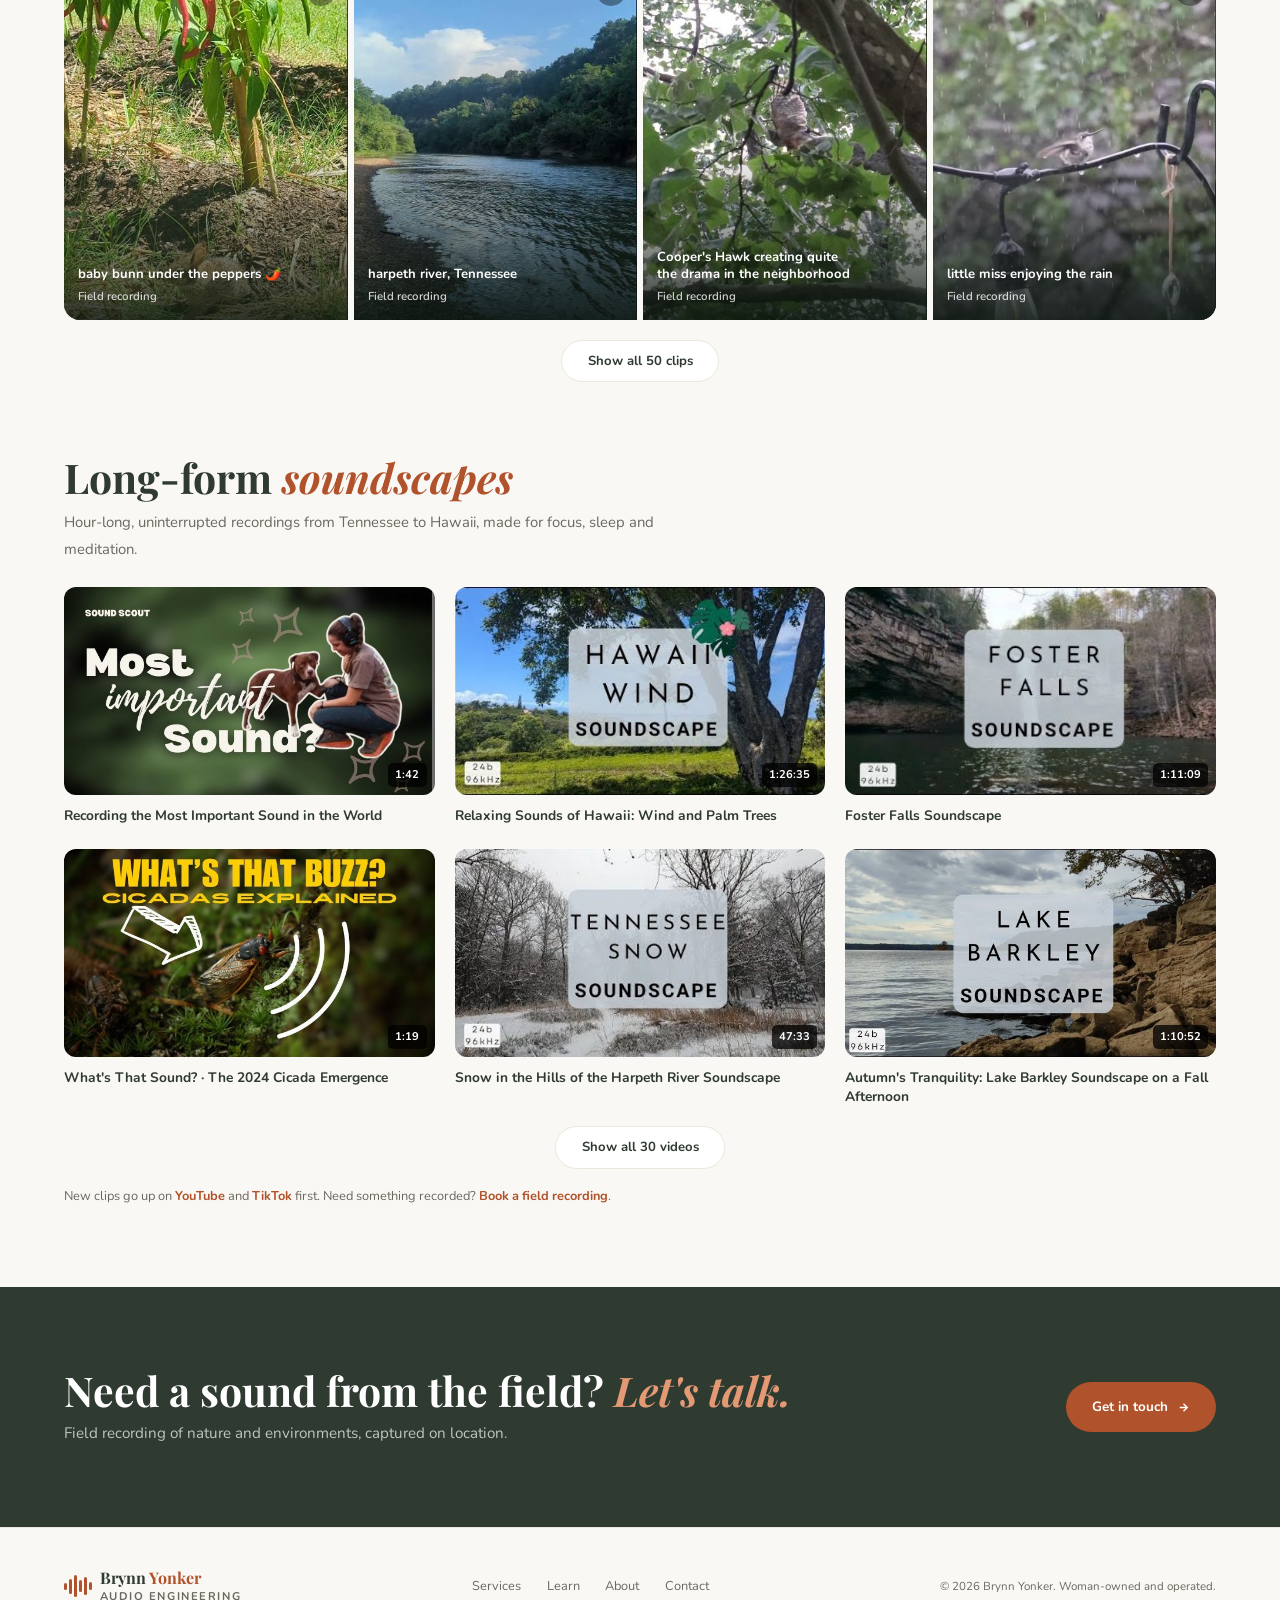
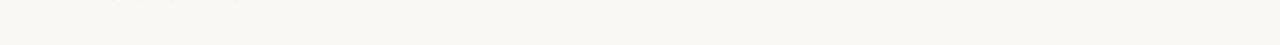
<file: work/sound-scout.html>
<!DOCTYPE html>
<html lang="en">
<head>
<meta charset="UTF-8">
<meta name="viewport" content="width=device-width, initial-scale=1.0">
<title>Sound Scout | Brynn Yonker</title>
<meta name="description" content="Sound Scout: nature and environmental field recording by Brynn Yonker, featured by NOAA.">
<link rel="canonical" href="https://particlepack-prog.github.io/brynn-yonker/work/sound-scout.html">
<link rel="icon" href="data:image/svg+xml,%3Csvg xmlns='http://www.w3.org/2000/svg' viewBox='0 0 32 32'%3E%3Crect width='32' height='32' rx='7' fill='%232f3a31'/%3E%3Cg fill='%23c25e34'%3E%3Crect x='6' y='13' width='3' height='6' rx='1.5'/%3E%3Crect x='11' y='9' width='3' height='14' rx='1.5'/%3E%3Crect x='16' y='6' width='3' height='20' rx='1.5'/%3E%3Crect x='21' y='11' width='3' height='10' rx='1.5'/%3E%3C/g%3E%3C/svg%3E">
<meta name="theme-color" content="#2f3a31">
<meta property="og:type" content="website">
<meta property="og:site_name" content="Brynn Yonker">
<meta property="og:title" content="Sound Scout | Brynn Yonker">
<meta property="og:description" content="Sound Scout: nature and environmental field recording by Brynn Yonker, featured by NOAA.">
<meta property="og:url" content="https://particlepack-prog.github.io/brynn-yonker/work/sound-scout.html">
<meta property="og:image" content="https://particlepack-prog.github.io/brynn-yonker/og-image.png">
<meta property="og:image:width" content="1200">
<meta property="og:image:height" content="630">
<meta property="og:image:alt" content="Brynn Yonker, Production Sound Mixer, Nashville TN">
<meta name="twitter:card" content="summary_large_image">
<meta name="twitter:title" content="Sound Scout | Brynn Yonker">
<meta name="twitter:description" content="Sound Scout: nature and environmental field recording by Brynn Yonker, featured by NOAA.">
<meta name="twitter:image" content="https://particlepack-prog.github.io/brynn-yonker/og-image.png">
<link rel="preconnect" href="https://fonts.googleapis.com">
<link rel="preconnect" href="https://fonts.gstatic.com" crossorigin>
<link href="https://fonts.googleapis.com/css2?family=Playfair+Display:ital,wght@0,400;0,700;1,400;1,700&family=Nunito:wght@300;400;600;700&display=swap" rel="stylesheet">
<link rel="stylesheet" href="../css/style.css?v=8a503919">
</head>
<body>
<a class="skip-link" href="#main">Skip to content</a>

<!-- NAV -->
<nav aria-label="Main">
  <a href="../index.html" class="nav-logo"><span class="wave"><i></i><i></i><i></i><i></i><i></i><i></i></span><span class="logo-text"><span class="logo-name">Brynn <span class="logo-surname">Yonker</span></span><span class="logo-role">Audio Engineering</span></span></a>
  <button class="nav-toggle" aria-label="Menu" aria-expanded="false">
    <svg viewBox="0 0 24 24"><path d="M3 12h18M3 6h18M3 18h18"/></svg>
  </button>
  <ul class="nav-links">
    <li class="active">
      <a href="../services.html">Services <svg class="nav-caret" viewBox="0 0 24 24"><path d="M6 9l6 6 6-6"/></svg></a>
      <div class="nav-dropdown">
        <a href="../work/production-sound.html"><span class="dd-title">Production Sound</span><span class="dd-desc">Mixing and boom on set</span></a>
        <a href="../work/sound-design.html"><span class="dd-title">Sound Design</span><span class="dd-desc">Editing, design and mix</span></a>
        <a href="../work/audiobooks.html"><span class="dd-title">Audiobooks</span><span class="dd-desc">Record, proof, master to ACX</span></a>
        <a class="current" aria-current="page" href="../work/sound-scout.html"><span class="dd-title">Field Recording</span><span class="dd-desc">Sound Scout, nature and NOAA</span></a>
      </div>
    </li>
    <li><a href="../learn.html">Learn</a></li>
    <li><a href="../index.html#about">About</a></li>
    <li><a href="../contact.html" class="nav-cta">Contact</a></li>
  </ul>
</nav>

<main id="main" tabindex="-1">

<!-- BREADCRUMB -->
<div class="breadcrumb">
  <a href="../index.html">Home</a><span class="sep">/</span><a href="../services.html">Services</a><span class="sep">/</span><span class="current">Sound Scout</span>
</div>

<!-- HERO -->
<section class="work-hero scout-hero">
  <div class="scout-hero-copy">
  <h1>Sound <em>Scout</em></h1>
  <p>Sound Scout is my nature and environmental field recording project, featured by NOAA. I go out with professional gear and capture the sounds of the natural world, often waiting a long time for the right few seconds.</p>
  <p>It started as pure love for the outdoors and has grown into something really special. It's named after my first dog, Scout, and everything here is original: no stock footage, no library audio.</p>
  <p class="scout-follow">Follow along on <a href="https://www.youtube.com/@sound_scout" target="_blank" rel="noopener">YouTube</a> and <a href="https://www.tiktok.com/@sound_scout" target="_blank" rel="noopener">TikTok</a></p>
  <div class="work-pager">
    <a href="production-sound.html">Production Sound</a>
    <a href="sound-design.html">Sound Design</a>
    <a href="audiobooks.html">Audiobooks</a>
    <a class="current" href="sound-scout.html">Sound Scout</a>
  </div>
  </div>

  <!-- NOAA: the project's headline recognition, beside the intro. -->
  <a class="noaa-hero" href="https://www.fisheries.noaa.gov/new-england-mid-atlantic/science-data/passive-acoustic-technologies#drop-hydrophone" target="_blank" rel="noopener">
    <img src="../img/work/noaa-banner.jpg" alt="Illustration of a hydrophone recording underwater" loading="lazy">
    <div class="noaa-hero-body">
      <span class="ig-badge"><svg viewBox="0 0 24 24"><path d="M12 22s8-4 8-10V5l-8-3-8 3v7c0 6 8 10 8 10z"/></svg> Featured by NOAA</span>
      <h2>Recognized by NOAA Fisheries</h2>
      <p>Sound Scout has been featured by NOAA. See it on NOAA Fisheries&rsquo; passive acoustics page.</p>
      <span class="ig-cta">View on fisheries.noaa.gov &rarr;</span>
    </div>
  </a>
</section>

<!-- The service: what's included and how to book, above the work itself. -->
<section class="svc-panel">
  <div class="svc-panel-inner">
    <div class="svc-panel-list">
      <h2>What's included</h2>
      <ul class="svc-points svc-points--cols">
        <li>Location and nature recording to order</li>
        <li>Ambience beds for film, games and installations</li>
        <li>Edited, labeled and tagged files</li>
      </ul>
    </div>
    <div class="svc-panel-cta">
      <p>Need a specific sound or place recorded?</p>
      <a class="btn-primary" href="../contact.html?project=Field%20Recording">Check availability <svg width="13" height="13" viewBox="0 0 24 24" fill="none" stroke="currentColor" stroke-width="2.5"><path d="M5 12h14M12 5l7 7-7 7"/></svg></a>
    </div>
  </div>
</section>

<section id="portfolio" class="scout-page">
  <!-- Shorts: every clip from the Sound Scout channel, favourites first. Thumbnails
       are cropped from YouTube's frames and hosted here. -->
  <div class="ig-grid is-collapsible" id="scoutClips">
    <a class="ig-tile" href="https://youtube.com/shorts/amzTDNVDPd8" target="_blank" rel="noopener">
      <img class="ig-img" src="../img/scout/amzTDNVDPd8.jpg" alt="" loading="lazy" width="405" height="506">
      <span class="ig-play" aria-hidden="true"><svg viewBox="0 0 10 10"><polygon points="3,1.5 8.5,5 3,8.5"/></svg></span>
      <span class="ig-caption"><span class="ig-title">such a cool guy</span><span class="ig-meta">Field recording</span></span>
    </a>
    <a class="ig-tile" href="https://youtube.com/shorts/gOC17o-iVig" target="_blank" rel="noopener">
      <img class="ig-img" src="../img/scout/gOC17o-iVig.jpg" alt="" loading="lazy" width="405" height="506">
      <span class="ig-play" aria-hidden="true"><svg viewBox="0 0 10 10"><polygon points="3,1.5 8.5,5 3,8.5"/></svg></span>
      <span class="ig-caption"><span class="ig-title">pileated woodpecker with the sick mohawk</span><span class="ig-meta">Field recording</span></span>
    </a>
    <a class="ig-tile" href="https://youtube.com/shorts/M6k9ijwNKpU" target="_blank" rel="noopener">
      <img class="ig-img" src="../img/scout/M6k9ijwNKpU.jpg" alt="" loading="lazy" width="405" height="506">
      <span class="ig-play" aria-hidden="true"><svg viewBox="0 0 10 10"><polygon points="3,1.5 8.5,5 3,8.5"/></svg></span>
      <span class="ig-caption"><span class="ig-title">eastern box turtle 🐢</span><span class="ig-meta">Field recording</span></span>
    </a>
    <a class="ig-tile" href="https://youtube.com/shorts/np1hCa2UZ5g" target="_blank" rel="noopener">
      <img class="ig-img" src="../img/scout/np1hCa2UZ5g.jpg" alt="" loading="lazy" width="405" height="506">
      <span class="ig-play" aria-hidden="true"><svg viewBox="0 0 10 10"><polygon points="3,1.5 8.5,5 3,8.5"/></svg></span>
      <span class="ig-caption"><span class="ig-title">the Robins of the Downspout Nest</span><span class="ig-meta">Field recording</span></span>
    </a>
    <a class="ig-tile" href="https://youtube.com/shorts/o15S46kv6pw" target="_blank" rel="noopener">
      <img class="ig-img" src="../img/scout/o15S46kv6pw.jpg" alt="" loading="lazy" width="405" height="506">
      <span class="ig-play" aria-hidden="true"><svg viewBox="0 0 10 10"><polygon points="3,1.5 8.5,5 3,8.5"/></svg></span>
      <span class="ig-caption"><span class="ig-title">Haleakala Backpacking and Recording</span><span class="ig-meta">Field recording</span></span>
    </a>
    <a class="ig-tile" href="https://youtube.com/shorts/IsF0hgpNGHE" target="_blank" rel="noopener">
      <img class="ig-img" src="../img/scout/IsF0hgpNGHE.jpg" alt="" loading="lazy" width="405" height="506">
      <span class="ig-play" aria-hidden="true"><svg viewBox="0 0 10 10"><polygon points="3,1.5 8.5,5 3,8.5"/></svg></span>
      <span class="ig-caption"><span class="ig-title">Nighttime on the Interstate</span><span class="ig-meta">Field recording</span></span>
    </a>
    <a class="ig-tile" href="https://youtube.com/shorts/SfgPTwZtjlU" target="_blank" rel="noopener">
      <img class="ig-img" src="../img/scout/SfgPTwZtjlU.jpg" alt="" loading="lazy" width="405" height="506">
      <span class="ig-play" aria-hidden="true"><svg viewBox="0 0 10 10"><polygon points="3,1.5 8.5,5 3,8.5"/></svg></span>
      <span class="ig-caption"><span class="ig-title">wind through the bamboo</span><span class="ig-meta">Field recording</span></span>
    </a>
    <a class="ig-tile" href="https://youtube.com/shorts/Dkj8dXExm6c" target="_blank" rel="noopener">
      <img class="ig-img" src="../img/scout/Dkj8dXExm6c.jpg" alt="" loading="lazy" width="405" height="506">
      <span class="ig-play" aria-hidden="true"><svg viewBox="0 0 10 10"><polygon points="3,1.5 8.5,5 3,8.5"/></svg></span>
      <span class="ig-caption"><span class="ig-title">goldenrod in Connecticut</span><span class="ig-meta">Field recording</span></span>
    </a>
    <a class="ig-tile" href="https://youtube.com/shorts/ydx_L0T9Hdo" target="_blank" rel="noopener">
      <img class="ig-img" src="../img/scout/ydx_L0T9Hdo.jpg" alt="" loading="lazy" width="405" height="506">
      <span class="ig-play" aria-hidden="true"><svg viewBox="0 0 10 10"><polygon points="3,1.5 8.5,5 3,8.5"/></svg></span>
      <span class="ig-caption"><span class="ig-title">baby bunn under the peppers 🌶️</span><span class="ig-meta">Field recording</span></span>
    </a>
    <a class="ig-tile" href="https://youtube.com/shorts/JPx3DAs4r0A" target="_blank" rel="noopener">
      <img class="ig-img" src="../img/scout/JPx3DAs4r0A.jpg" alt="" loading="lazy" width="405" height="506">
      <span class="ig-play" aria-hidden="true"><svg viewBox="0 0 10 10"><polygon points="3,1.5 8.5,5 3,8.5"/></svg></span>
      <span class="ig-caption"><span class="ig-title">harpeth river, Tennessee</span><span class="ig-meta">Field recording</span></span>
    </a>
    <a class="ig-tile" href="https://youtube.com/shorts/hgHjmShoqlM" target="_blank" rel="noopener">
      <img class="ig-img" src="../img/scout/hgHjmShoqlM.jpg" alt="" loading="lazy" width="405" height="506">
      <span class="ig-play" aria-hidden="true"><svg viewBox="0 0 10 10"><polygon points="3,1.5 8.5,5 3,8.5"/></svg></span>
      <span class="ig-caption"><span class="ig-title">Cooper&#x27;s Hawk creating quite the drama in the neighborhood</span><span class="ig-meta">Field recording</span></span>
    </a>
    <a class="ig-tile" href="https://youtube.com/shorts/rqA4Igq-oIc" target="_blank" rel="noopener">
      <img class="ig-img" src="../img/scout/rqA4Igq-oIc.jpg" alt="" loading="lazy" width="405" height="506">
      <span class="ig-play" aria-hidden="true"><svg viewBox="0 0 10 10"><polygon points="3,1.5 8.5,5 3,8.5"/></svg></span>
      <span class="ig-caption"><span class="ig-title">little miss enjoying the rain</span><span class="ig-meta">Field recording</span></span>
    </a>
    <a class="ig-tile" href="https://youtube.com/shorts/Xej_dlHcy8c" target="_blank" rel="noopener">
      <img class="ig-img" src="../img/scout/Xej_dlHcy8c.jpg" alt="" loading="lazy" width="405" height="506">
      <span class="ig-play" aria-hidden="true"><svg viewBox="0 0 10 10"><polygon points="3,1.5 8.5,5 3,8.5"/></svg></span>
      <span class="ig-caption"><span class="ig-title">barred owl at dusk</span><span class="ig-meta">Field recording</span></span>
    </a>
    <a class="ig-tile" href="https://youtube.com/shorts/Fq5EFFCCcho" target="_blank" rel="noopener">
      <img class="ig-img" src="../img/scout/Fq5EFFCCcho.jpg" alt="" loading="lazy" width="405" height="506">
      <span class="ig-play" aria-hidden="true"><svg viewBox="0 0 10 10"><polygon points="3,1.5 8.5,5 3,8.5"/></svg></span>
      <span class="ig-caption"><span class="ig-title">incredibly vivid rainbow this evening 🌧️ 🌈</span><span class="ig-meta">Field recording</span></span>
    </a>
    <a class="ig-tile" href="https://youtube.com/shorts/_rSbO6vuBk8" target="_blank" rel="noopener">
      <img class="ig-img" src="../img/scout/_rSbO6vuBk8.jpg" alt="" loading="lazy" width="405" height="506">
      <span class="ig-play" aria-hidden="true"><svg viewBox="0 0 10 10"><polygon points="3,1.5 8.5,5 3,8.5"/></svg></span>
      <span class="ig-caption"><span class="ig-title">mockingbird with breakfast</span><span class="ig-meta">Field recording</span></span>
    </a>
    <a class="ig-tile" href="https://youtube.com/shorts/Vj1apiY_xVc" target="_blank" rel="noopener">
      <img class="ig-img" src="../img/scout/Vj1apiY_xVc.jpg" alt="" loading="lazy" width="405" height="506">
      <span class="ig-play" aria-hidden="true"><svg viewBox="0 0 10 10"><polygon points="3,1.5 8.5,5 3,8.5"/></svg></span>
      <span class="ig-caption"><span class="ig-title">in love with the sounds and liveliness of summer</span><span class="ig-meta">Field recording</span></span>
    </a>
    <a class="ig-tile" href="https://youtube.com/shorts/CdoIMrqSDk0" target="_blank" rel="noopener">
      <img class="ig-img" src="../img/scout/CdoIMrqSDk0.jpg" alt="" loading="lazy" width="405" height="506">
      <span class="ig-play" aria-hidden="true"><svg viewBox="0 0 10 10"><polygon points="3,1.5 8.5,5 3,8.5"/></svg></span>
      <span class="ig-caption"><span class="ig-title">white tailed deer laying down in the woods</span><span class="ig-meta">Field recording</span></span>
    </a>
    <a class="ig-tile" href="https://youtube.com/shorts/oGmWvH17EV8" target="_blank" rel="noopener">
      <img class="ig-img" src="../img/scout/oGmWvH17EV8.jpg" alt="" loading="lazy" width="405" height="506">
      <span class="ig-play" aria-hidden="true"><svg viewBox="0 0 10 10"><polygon points="3,1.5 8.5,5 3,8.5"/></svg></span>
      <span class="ig-caption"><span class="ig-title">squirrel 🐿️</span><span class="ig-meta">Field recording</span></span>
    </a>
    <a class="ig-tile" href="https://youtube.com/shorts/_kPW7LiaGSY" target="_blank" rel="noopener">
      <img class="ig-img" src="../img/scout/_kPW7LiaGSY.jpg" alt="" loading="lazy" width="405" height="506">
      <span class="ig-play" aria-hidden="true"><svg viewBox="0 0 10 10"><polygon points="3,1.5 8.5,5 3,8.5"/></svg></span>
      <span class="ig-caption"><span class="ig-title">summer tanager</span><span class="ig-meta">Field recording</span></span>
    </a>
    <a class="ig-tile" href="https://youtube.com/shorts/hbMjpfAsf4s" target="_blank" rel="noopener">
      <img class="ig-img" src="../img/scout/hbMjpfAsf4s.jpg" alt="" loading="lazy" width="405" height="506">
      <span class="ig-play" aria-hidden="true"><svg viewBox="0 0 10 10"><polygon points="3,1.5 8.5,5 3,8.5"/></svg></span>
      <span class="ig-caption"><span class="ig-title">field recording in north carolina</span><span class="ig-meta">Field recording</span></span>
    </a>
    <a class="ig-tile" href="https://youtube.com/shorts/0lYCTEsXIME" target="_blank" rel="noopener">
      <img class="ig-img" src="../img/scout/0lYCTEsXIME.jpg" alt="" loading="lazy" width="405" height="506">
      <span class="ig-play" aria-hidden="true"><svg viewBox="0 0 10 10"><polygon points="3,1.5 8.5,5 3,8.5"/></svg></span>
      <span class="ig-caption"><span class="ig-title">she&#x27;s so graceful</span><span class="ig-meta">Field recording</span></span>
    </a>
    <a class="ig-tile" href="https://youtube.com/shorts/zYhEUKBjPeI" target="_blank" rel="noopener">
      <img class="ig-img" src="../img/scout/zYhEUKBjPeI.jpg" alt="" loading="lazy" width="405" height="506">
      <span class="ig-play" aria-hidden="true"><svg viewBox="0 0 10 10"><polygon points="3,1.5 8.5,5 3,8.5"/></svg></span>
      <span class="ig-caption"><span class="ig-title">black vulture</span><span class="ig-meta">Field recording</span></span>
    </a>
    <a class="ig-tile" href="https://youtube.com/shorts/LWyAl_EFMv4" target="_blank" rel="noopener">
      <img class="ig-img" src="../img/scout/LWyAl_EFMv4.jpg" alt="" loading="lazy" width="405" height="506">
      <span class="ig-play" aria-hidden="true"><svg viewBox="0 0 10 10"><polygon points="3,1.5 8.5,5 3,8.5"/></svg></span>
      <span class="ig-caption"><span class="ig-title">cardinal</span><span class="ig-meta">Field recording</span></span>
    </a>
    <a class="ig-tile" href="https://youtube.com/shorts/BQKMbnAO3Jw" target="_blank" rel="noopener">
      <img class="ig-img" src="../img/scout/BQKMbnAO3Jw.jpg" alt="" loading="lazy" width="405" height="506">
      <span class="ig-play" aria-hidden="true"><svg viewBox="0 0 10 10"><polygon points="3,1.5 8.5,5 3,8.5"/></svg></span>
      <span class="ig-caption"><span class="ig-title">a friend</span><span class="ig-meta">Field recording</span></span>
    </a>
    <a class="ig-tile" href="https://youtube.com/shorts/G507c90xhes" target="_blank" rel="noopener">
      <img class="ig-img" src="../img/scout/G507c90xhes.jpg" alt="" loading="lazy" width="405" height="506">
      <span class="ig-play" aria-hidden="true"><svg viewBox="0 0 10 10"><polygon points="3,1.5 8.5,5 3,8.5"/></svg></span>
      <span class="ig-caption"><span class="ig-title">maybe we can be bunnies playing in the light of sunset in the next life</span><span class="ig-meta">Field recording</span></span>
    </a>
    <a class="ig-tile" href="https://youtube.com/shorts/uM8hMhuLw6k" target="_blank" rel="noopener">
      <img class="ig-img" src="../img/scout/uM8hMhuLw6k.jpg" alt="" loading="lazy" width="405" height="506">
      <span class="ig-play" aria-hidden="true"><svg viewBox="0 0 10 10"><polygon points="3,1.5 8.5,5 3,8.5"/></svg></span>
      <span class="ig-caption"><span class="ig-title">wood thrush 🐦</span><span class="ig-meta">Field recording</span></span>
    </a>
    <a class="ig-tile" href="https://youtube.com/shorts/NIQfF-nPTNw" target="_blank" rel="noopener">
      <img class="ig-img" src="../img/scout/NIQfF-nPTNw.jpg" alt="" loading="lazy" width="405" height="506">
      <span class="ig-play" aria-hidden="true"><svg viewBox="0 0 10 10"><polygon points="3,1.5 8.5,5 3,8.5"/></svg></span>
      <span class="ig-caption"><span class="ig-title">the most elegant jump you&#x27;ll see today</span><span class="ig-meta">Field recording</span></span>
    </a>
    <a class="ig-tile" href="https://youtube.com/shorts/w_6zSolFV5A" target="_blank" rel="noopener">
      <img class="ig-img" src="../img/scout/w_6zSolFV5A.jpg" alt="" loading="lazy" width="405" height="506">
      <span class="ig-play" aria-hidden="true"><svg viewBox="0 0 10 10"><polygon points="3,1.5 8.5,5 3,8.5"/></svg></span>
      <span class="ig-caption"><span class="ig-title">field recording</span><span class="ig-meta">Field recording</span></span>
    </a>
    <a class="ig-tile" href="https://youtube.com/shorts/X1dyGhLUHQ8" target="_blank" rel="noopener">
      <img class="ig-img" src="../img/scout/X1dyGhLUHQ8.jpg" alt="" loading="lazy" width="405" height="506">
      <span class="ig-play" aria-hidden="true"><svg viewBox="0 0 10 10"><polygon points="3,1.5 8.5,5 3,8.5"/></svg></span>
      <span class="ig-caption"><span class="ig-title">American toads having a conversation</span><span class="ig-meta">Field recording</span></span>
    </a>
    <a class="ig-tile" href="https://youtube.com/shorts/4qvnq628HKs" target="_blank" rel="noopener">
      <img class="ig-img" src="../img/scout/4qvnq628HKs.jpg" alt="" loading="lazy" width="405" height="506">
      <span class="ig-play" aria-hidden="true"><svg viewBox="0 0 10 10"><polygon points="3,1.5 8.5,5 3,8.5"/></svg></span>
      <span class="ig-caption"><span class="ig-title">sunshine, birdsong, and streams</span><span class="ig-meta">Field recording</span></span>
    </a>
    <a class="ig-tile" href="https://youtube.com/shorts/CjiQ0yaBpXk" target="_blank" rel="noopener">
      <img class="ig-img" src="../img/scout/CjiQ0yaBpXk.jpg" alt="" loading="lazy" width="405" height="506">
      <span class="ig-play" aria-hidden="true"><svg viewBox="0 0 10 10"><polygon points="3,1.5 8.5,5 3,8.5"/></svg></span>
      <span class="ig-caption"><span class="ig-title">gator</span><span class="ig-meta">Field recording</span></span>
    </a>
    <a class="ig-tile" href="https://youtube.com/shorts/AUMvobfSq08" target="_blank" rel="noopener">
      <img class="ig-img" src="../img/scout/AUMvobfSq08.jpg" alt="" loading="lazy" width="405" height="506">
      <span class="ig-play" aria-hidden="true"><svg viewBox="0 0 10 10"><polygon points="3,1.5 8.5,5 3,8.5"/></svg></span>
      <span class="ig-caption"><span class="ig-title">Canada geese</span><span class="ig-meta">Field recording</span></span>
    </a>
    <a class="ig-tile" href="https://youtube.com/shorts/BBJEKPDLHqE" target="_blank" rel="noopener">
      <img class="ig-img" src="../img/scout/BBJEKPDLHqE.jpg" alt="" loading="lazy" width="405" height="506">
      <span class="ig-play" aria-hidden="true"><svg viewBox="0 0 10 10"><polygon points="3,1.5 8.5,5 3,8.5"/></svg></span>
      <span class="ig-caption"><span class="ig-title">honk honk 🪿</span><span class="ig-meta">Field recording</span></span>
    </a>
    <a class="ig-tile" href="https://youtube.com/shorts/JuEpvboV1yo" target="_blank" rel="noopener">
      <img class="ig-img" src="../img/scout/JuEpvboV1yo.jpg" alt="" loading="lazy" width="405" height="506">
      <span class="ig-play" aria-hidden="true"><svg viewBox="0 0 10 10"><polygon points="3,1.5 8.5,5 3,8.5"/></svg></span>
      <span class="ig-caption"><span class="ig-title">the mighty elk</span><span class="ig-meta">Field recording</span></span>
    </a>
    <a class="ig-tile" href="https://youtube.com/shorts/WmZjOALqll8" target="_blank" rel="noopener">
      <img class="ig-img" src="../img/scout/WmZjOALqll8.jpg" alt="" loading="lazy" width="405" height="506">
      <span class="ig-play" aria-hidden="true"><svg viewBox="0 0 10 10"><polygon points="3,1.5 8.5,5 3,8.5"/></svg></span>
      <span class="ig-caption"><span class="ig-title">can&#x27;t wait for summer 🌞</span><span class="ig-meta">Field recording</span></span>
    </a>
    <a class="ig-tile" href="https://youtube.com/shorts/mampLw7KKvU" target="_blank" rel="noopener">
      <img class="ig-img" src="../img/scout/mampLw7KKvU.jpg" alt="" loading="lazy" width="405" height="506">
      <span class="ig-play" aria-hidden="true"><svg viewBox="0 0 10 10"><polygon points="3,1.5 8.5,5 3,8.5"/></svg></span>
      <span class="ig-caption"><span class="ig-title">on a hike</span><span class="ig-meta">Field recording</span></span>
    </a>
    <a class="ig-tile" href="https://youtube.com/shorts/T02TMtUAekw" target="_blank" rel="noopener">
      <img class="ig-img" src="../img/scout/T02TMtUAekw.jpg" alt="" loading="lazy" width="405" height="506">
      <span class="ig-play" aria-hidden="true"><svg viewBox="0 0 10 10"><polygon points="3,1.5 8.5,5 3,8.5"/></svg></span>
      <span class="ig-caption"><span class="ig-title">Are you on the right track?</span><span class="ig-meta">Field recording</span></span>
    </a>
    <a class="ig-tile" href="https://youtube.com/shorts/yl22tb0F-6w" target="_blank" rel="noopener">
      <img class="ig-img" src="../img/scout/yl22tb0F-6w.jpg" alt="" loading="lazy" width="405" height="506">
      <span class="ig-play" aria-hidden="true"><svg viewBox="0 0 10 10"><polygon points="3,1.5 8.5,5 3,8.5"/></svg></span>
      <span class="ig-caption"><span class="ig-title">we love some good campfire sounds 🔥🐸</span><span class="ig-meta">Field recording</span></span>
    </a>
    <a class="ig-tile" href="https://youtube.com/shorts/-g0WOSiMydI" target="_blank" rel="noopener">
      <img class="ig-img" src="../img/scout/-g0WOSiMydI.jpg" alt="" loading="lazy" width="405" height="506">
      <span class="ig-play" aria-hidden="true"><svg viewBox="0 0 10 10"><polygon points="3,1.5 8.5,5 3,8.5"/></svg></span>
      <span class="ig-caption"><span class="ig-title">Purple Martins enjoying their evening</span><span class="ig-meta">Field recording</span></span>
    </a>
    <a class="ig-tile" href="https://youtube.com/shorts/PozRW57mkEs" target="_blank" rel="noopener">
      <img class="ig-img" src="../img/scout/PozRW57mkEs.jpg" alt="" loading="lazy" width="405" height="506">
      <span class="ig-play" aria-hidden="true"><svg viewBox="0 0 10 10"><polygon points="3,1.5 8.5,5 3,8.5"/></svg></span>
      <span class="ig-caption"><span class="ig-title">Canadian Goose shouting from the rooftops 🗣️</span><span class="ig-meta">Field recording</span></span>
    </a>
    <a class="ig-tile" href="https://youtube.com/shorts/rrY0ASt3-Uk" target="_blank" rel="noopener">
      <img class="ig-img" src="../img/scout/rrY0ASt3-Uk.jpg" alt="" loading="lazy" width="405" height="506">
      <span class="ig-play" aria-hidden="true"><svg viewBox="0 0 10 10"><polygon points="3,1.5 8.5,5 3,8.5"/></svg></span>
      <span class="ig-caption"><span class="ig-title">Armadillo and I spooked each other on my trail run. Was very happy he hung around for a moment</span><span class="ig-meta">Field recording</span></span>
    </a>
    <a class="ig-tile" href="https://youtube.com/shorts/ltwhYB4KGvs" target="_blank" rel="noopener">
      <img class="ig-img" src="../img/scout/ltwhYB4KGvs.jpg" alt="" loading="lazy" width="405" height="506">
      <span class="ig-play" aria-hidden="true"><svg viewBox="0 0 10 10"><polygon points="3,1.5 8.5,5 3,8.5"/></svg></span>
      <span class="ig-caption"><span class="ig-title">Calming stream sounds</span><span class="ig-meta">Field recording</span></span>
    </a>
    <a class="ig-tile" href="https://youtube.com/shorts/fr4GorG-SwA" target="_blank" rel="noopener">
      <img class="ig-img" src="../img/scout/fr4GorG-SwA.jpg" alt="" loading="lazy" width="405" height="506">
      <span class="ig-play" aria-hidden="true"><svg viewBox="0 0 10 10"><polygon points="3,1.5 8.5,5 3,8.5"/></svg></span>
      <span class="ig-caption"><span class="ig-title">I love snow and the quiet it brings. So peaceful. I think it&#x27;s nature telling us to stop and listen</span><span class="ig-meta">Field recording</span></span>
    </a>
    <a class="ig-tile" href="https://youtube.com/shorts/0B_Dv6ywcLI" target="_blank" rel="noopener">
      <img class="ig-img" src="../img/scout/0B_Dv6ywcLI.jpg" alt="" loading="lazy" width="405" height="506">
      <span class="ig-play" aria-hidden="true"><svg viewBox="0 0 10 10"><polygon points="3,1.5 8.5,5 3,8.5"/></svg></span>
      <span class="ig-caption"><span class="ig-title">Turkey in a Tree</span><span class="ig-meta">Field recording</span></span>
    </a>
    <a class="ig-tile" href="https://youtube.com/shorts/_DqCzwrlDVI" target="_blank" rel="noopener">
      <img class="ig-img" src="../img/scout/_DqCzwrlDVI.jpg" alt="" loading="lazy" width="405" height="506">
      <span class="ig-play" aria-hidden="true"><svg viewBox="0 0 10 10"><polygon points="3,1.5 8.5,5 3,8.5"/></svg></span>
      <span class="ig-caption"><span class="ig-title">Kayaking and recording some birds Sunday morning ☀️</span><span class="ig-meta">Field recording</span></span>
    </a>
    <a class="ig-tile" href="https://youtube.com/shorts/3CCOSk-CpqU" target="_blank" rel="noopener">
      <img class="ig-img" src="../img/scout/3CCOSk-CpqU.jpg" alt="" loading="lazy" width="405" height="506">
      <span class="ig-play" aria-hidden="true"><svg viewBox="0 0 10 10"><polygon points="3,1.5 8.5,5 3,8.5"/></svg></span>
      <span class="ig-caption"><span class="ig-title">This lil guy surprised me on my run. Decided to stop and admire him for a bit</span><span class="ig-meta">Field recording</span></span>
    </a>
    <a class="ig-tile" href="https://youtube.com/shorts/pXKYQAY6l4s" target="_blank" rel="noopener">
      <img class="ig-img" src="../img/scout/pXKYQAY6l4s.jpg" alt="" loading="lazy" width="405" height="506">
      <span class="ig-play" aria-hidden="true"><svg viewBox="0 0 10 10"><polygon points="3,1.5 8.5,5 3,8.5"/></svg></span>
      <span class="ig-caption"><span class="ig-title">throwback to recording my friend&#x27;s guinea pigs!</span><span class="ig-meta">Field recording</span></span>
    </a>
    <a class="ig-tile" href="https://youtube.com/shorts/wSuQPoaz1Q0" target="_blank" rel="noopener">
      <img class="ig-img" src="../img/scout/wSuQPoaz1Q0.jpg" alt="" loading="lazy" width="405" height="506">
      <span class="ig-play" aria-hidden="true"><svg viewBox="0 0 10 10"><polygon points="3,1.5 8.5,5 3,8.5"/></svg></span>
      <span class="ig-caption"><span class="ig-title">do you record sounds while with pets? 🐕</span><span class="ig-meta">Field recording</span></span>
    </a>
    <a class="ig-tile" href="https://youtube.com/shorts/xFxQ9zUheFA" target="_blank" rel="noopener">
      <img class="ig-img" src="../img/scout/xFxQ9zUheFA.jpg" alt="" loading="lazy" width="405" height="506">
      <span class="ig-play" aria-hidden="true"><svg viewBox="0 0 10 10"><polygon points="3,1.5 8.5,5 3,8.5"/></svg></span>
      <span class="ig-caption"><span class="ig-title">Horses munching on some grass</span><span class="ig-meta">Field recording</span></span>
    </a>
    <a class="ig-tile" href="https://youtube.com/shorts/YV9uAq1774Q" target="_blank" rel="noopener">
      <img class="ig-img" src="../img/scout/YV9uAq1774Q.jpg" alt="" loading="lazy" width="405" height="506">
      <span class="ig-play" aria-hidden="true"><svg viewBox="0 0 10 10"><polygon points="3,1.5 8.5,5 3,8.5"/></svg></span>
      <span class="ig-caption"><span class="ig-title">ocean views and wind🍃</span><span class="ig-meta">Field recording</span></span>
    </a>
  </div>
  <div class="more-row"><button class="more-btn" data-expand="scoutClips" hidden>Show all 50 clips</button></div>

  <!-- Long-form uploads: hour-long soundscapes plus a few short features. -->
  <div class="ss-head">
    <h2>Long-form <em>soundscapes</em></h2>
    <p>Hour-long, uninterrupted recordings from Tennessee to Hawaii, made for focus, sleep and meditation.</p>
  </div>
  <div class="ss-grid is-collapsible" id="scoutSoundscapes">
    <a class="ss-card" href="https://www.youtube.com/watch?v=UhXONzxPr2w" target="_blank" rel="noopener">
      <span class="ss-thumb"><img src="../img/soundscapes/UhXONzxPr2w.jpg" alt="" loading="lazy" width="640" height="360"><span class="ss-dur">1:42</span></span>
      <span class="ss-title">Recording the Most Important Sound in the World</span>
    </a>
    <a class="ss-card" href="https://www.youtube.com/watch?v=JJ1gr4HWwjE" target="_blank" rel="noopener">
      <span class="ss-thumb"><img src="../img/soundscapes/JJ1gr4HWwjE.jpg" alt="" loading="lazy" width="640" height="360"><span class="ss-dur">1:26:35</span></span>
      <span class="ss-title">Relaxing Sounds of Hawaii: Wind and Palm Trees</span>
    </a>
    <a class="ss-card" href="https://www.youtube.com/watch?v=wtHkbwgQRFg" target="_blank" rel="noopener">
      <span class="ss-thumb"><img src="../img/soundscapes/wtHkbwgQRFg.jpg" alt="" loading="lazy" width="640" height="360"><span class="ss-dur">1:11:09</span></span>
      <span class="ss-title">Foster Falls Soundscape</span>
    </a>
    <a class="ss-card" href="https://www.youtube.com/watch?v=71kOZhvYjCM" target="_blank" rel="noopener">
      <span class="ss-thumb"><img src="../img/soundscapes/71kOZhvYjCM.jpg" alt="" loading="lazy" width="640" height="360"><span class="ss-dur">1:19</span></span>
      <span class="ss-title">What&#x27;s That Sound? · The 2024 Cicada Emergence</span>
    </a>
    <a class="ss-card" href="https://www.youtube.com/watch?v=4CsuwQl_KU0" target="_blank" rel="noopener">
      <span class="ss-thumb"><img src="../img/soundscapes/4CsuwQl_KU0.jpg" alt="" loading="lazy" width="640" height="360"><span class="ss-dur">47:33</span></span>
      <span class="ss-title">Snow in the Hills of the Harpeth River Soundscape</span>
    </a>
    <a class="ss-card" href="https://www.youtube.com/watch?v=QrYcFCMBIrI" target="_blank" rel="noopener">
      <span class="ss-thumb"><img src="../img/soundscapes/QrYcFCMBIrI.jpg" alt="" loading="lazy" width="640" height="360"><span class="ss-dur">1:10:52</span></span>
      <span class="ss-title">Autumn&#x27;s Tranquility: Lake Barkley Soundscape on a Fall Afternoon</span>
    </a>
    <a class="ss-card" href="https://www.youtube.com/watch?v=5jvQLGxgb-E" target="_blank" rel="noopener">
      <span class="ss-thumb"><img src="../img/soundscapes/5jvQLGxgb-E.jpg" alt="" loading="lazy" width="640" height="360"><span class="ss-dur">1:00:27</span></span>
      <span class="ss-title">Booming Skies and Rainy Whispers: Enveloping Soundscape of a Tennessee Thunderstorm</span>
    </a>
    <a class="ss-card" href="https://www.youtube.com/watch?v=DTBorACv_KA" target="_blank" rel="noopener">
      <span class="ss-thumb"><img src="../img/soundscapes/DTBorACv_KA.jpg" alt="" loading="lazy" width="640" height="360"><span class="ss-dur">1:05:41</span></span>
      <span class="ss-title">Elevated Serenity: Mountain Peaks and the Harmonious Morning Chorus</span>
    </a>
    <a class="ss-card" href="https://www.youtube.com/watch?v=sN1fAvFNGtk" target="_blank" rel="noopener">
      <span class="ss-thumb"><img src="../img/soundscapes/sN1fAvFNGtk.jpg" alt="" loading="lazy" width="640" height="360"><span class="ss-dur">1:02:13</span></span>
      <span class="ss-title">Cascading Serenity: A Soundscape of Toxaway Falls</span>
    </a>
    <a class="ss-card" href="https://www.youtube.com/watch?v=pAe-yxL9DuA" target="_blank" rel="noopener">
      <span class="ss-thumb"><img src="../img/soundscapes/pAe-yxL9DuA.jpg" alt="" loading="lazy" width="640" height="360"><span class="ss-dur">1:04:27</span></span>
      <span class="ss-title">Desert Wind Soundscape</span>
    </a>
    <a class="ss-card" href="https://www.youtube.com/watch?v=DeW24yyl9jA" target="_blank" rel="noopener">
      <span class="ss-thumb"><img src="../img/soundscapes/DeW24yyl9jA.jpg" alt="" loading="lazy" width="640" height="360"><span class="ss-dur">1:00:50</span></span>
      <span class="ss-title">Desert Rainbow</span>
    </a>
    <a class="ss-card" href="https://www.youtube.com/watch?v=hWhTWSbm8kI" target="_blank" rel="noopener">
      <span class="ss-thumb"><img src="../img/soundscapes/hWhTWSbm8kI.jpg" alt="" loading="lazy" width="640" height="360"><span class="ss-dur">1:07:36</span></span>
      <span class="ss-title">Valley of Fire: A Serene Light Rain Soundscape</span>
    </a>
    <a class="ss-card" href="https://www.youtube.com/watch?v=B129gxjvV9k" target="_blank" rel="noopener">
      <span class="ss-thumb"><img src="../img/soundscapes/B129gxjvV9k.jpg" alt="" loading="lazy" width="640" height="360"><span class="ss-dur">1:00:08</span></span>
      <span class="ss-title">Tranquil Stream in the Smokies</span>
    </a>
    <a class="ss-card" href="https://www.youtube.com/watch?v=ARBTvBzGYVI" target="_blank" rel="noopener">
      <span class="ss-thumb"><img src="../img/soundscapes/ARBTvBzGYVI.jpg" alt="" loading="lazy" width="640" height="360"><span class="ss-dur">1:01:16</span></span>
      <span class="ss-title">The Sinks · Great Smoky Mountains</span>
    </a>
    <a class="ss-card" href="https://www.youtube.com/watch?v=WQ2DycpehXI" target="_blank" rel="noopener">
      <span class="ss-thumb"><img src="../img/soundscapes/WQ2DycpehXI.jpg" alt="" loading="lazy" width="640" height="360"><span class="ss-dur">1:09:18</span></span>
      <span class="ss-title">Secret Pond Symphony: A Soundscape of Hidden Waters</span>
    </a>
    <a class="ss-card" href="https://www.youtube.com/watch?v=T1Y2BAuG0dA" target="_blank" rel="noopener">
      <span class="ss-thumb"><img src="../img/soundscapes/T1Y2BAuG0dA.jpg" alt="" loading="lazy" width="640" height="360"><span class="ss-dur">1:08:29</span></span>
      <span class="ss-title">Relaxing Sounds of a Rushing Stream in the Woods</span>
    </a>
    <a class="ss-card" href="https://www.youtube.com/watch?v=DEszhJoFZOw" target="_blank" rel="noopener">
      <span class="ss-thumb"><img src="../img/soundscapes/DEszhJoFZOw.jpg" alt="" loading="lazy" width="640" height="360"><span class="ss-dur">1:01:47</span></span>
      <span class="ss-title">Solitude &amp; Water: A Montgomery Bell Soundscape</span>
    </a>
    <a class="ss-card" href="https://www.youtube.com/watch?v=74-5kOXDCL4" target="_blank" rel="noopener">
      <span class="ss-thumb"><img src="../img/soundscapes/74-5kOXDCL4.jpg" alt="" loading="lazy" width="640" height="360"><span class="ss-dur">1:09:51</span></span>
      <span class="ss-title">Tranquil Tennessee Stream: Afternoon Soundscape</span>
    </a>
    <a class="ss-card" href="https://www.youtube.com/watch?v=pPIyjLGBwZk" target="_blank" rel="noopener">
      <span class="ss-thumb"><img src="../img/soundscapes/pPIyjLGBwZk.jpg" alt="" loading="lazy" width="640" height="360"><span class="ss-dur">1:02:04</span></span>
      <span class="ss-title">Nature&#x27;s Symphony: A Thunderstorm Soundscape for Relaxation and Sleep</span>
    </a>
    <a class="ss-card" href="https://www.youtube.com/watch?v=Q_aNSEJHJOc" target="_blank" rel="noopener">
      <span class="ss-thumb"><img src="../img/soundscapes/Q_aNSEJHJOc.jpg" alt="" loading="lazy" width="640" height="360"><span class="ss-dur">1:03:28</span></span>
      <span class="ss-title">Serene Symphony in the Ozarks: River, Mountains and Birds Soundscape</span>
    </a>
    <a class="ss-card" href="https://www.youtube.com/watch?v=CjsVehPAnrA" target="_blank" rel="noopener">
      <span class="ss-thumb"><img src="../img/soundscapes/CjsVehPAnrA.jpg" alt="" loading="lazy" width="640" height="360"><span class="ss-dur">1:08:06</span></span>
      <span class="ss-title">Winter&#x27;s Chilly Ambiance: Freezing Rain Soundscape</span>
    </a>
    <a class="ss-card" href="https://www.youtube.com/watch?v=drzd0TDxF2s" target="_blank" rel="noopener">
      <span class="ss-thumb"><img src="../img/soundscapes/drzd0TDxF2s.jpg" alt="" loading="lazy" width="640" height="360"><span class="ss-dur">1:04:26</span></span>
      <span class="ss-title">Submerged in Nature: Underwater View of Trees Soundscape</span>
    </a>
    <a class="ss-card" href="https://www.youtube.com/watch?v=viRc-AoPVNc" target="_blank" rel="noopener">
      <span class="ss-thumb"><img src="../img/soundscapes/viRc-AoPVNc.jpg" alt="" loading="lazy" width="640" height="360"><span class="ss-dur">1:14:44</span></span>
      <span class="ss-title">Harsh Nature&#x27;s Symphony: Rain and Hail Soundscape</span>
    </a>
    <a class="ss-card" href="https://www.youtube.com/watch?v=lYSgHBS9G9w" target="_blank" rel="noopener">
      <span class="ss-thumb"><img src="../img/soundscapes/lYSgHBS9G9w.jpg" alt="" loading="lazy" width="640" height="360"><span class="ss-dur">1:03:39</span></span>
      <span class="ss-title">Beach in Winter Soundscape</span>
    </a>
    <a class="ss-card" href="https://www.youtube.com/watch?v=2D6_3_o2puU" target="_blank" rel="noopener">
      <span class="ss-thumb"><img src="../img/soundscapes/2D6_3_o2puU.jpg" alt="" loading="lazy" width="640" height="360"><span class="ss-dur">30:10</span></span>
      <span class="ss-title">The Sonic Experience of Bowling</span>
    </a>
    <a class="ss-card" href="https://www.youtube.com/watch?v=0xHxxnoNaR4" target="_blank" rel="noopener">
      <span class="ss-thumb"><img src="../img/soundscapes/0xHxxnoNaR4.jpg" alt="" loading="lazy" width="640" height="360"><span class="ss-dur">1:06:13</span></span>
      <span class="ss-title">Forest Hike Soundscape</span>
    </a>
    <a class="ss-card" href="https://www.youtube.com/watch?v=1qWkslUYIR0" target="_blank" rel="noopener">
      <span class="ss-thumb"><img src="../img/soundscapes/1qWkslUYIR0.jpg" alt="" loading="lazy" width="640" height="360"><span class="ss-dur">18:09</span></span>
      <span class="ss-title">Single Country Streetlight Soundscape · Night Feeling</span>
    </a>
    <a class="ss-card" href="https://www.youtube.com/watch?v=y2xhlb08NAY" target="_blank" rel="noopener">
      <span class="ss-thumb"><img src="../img/soundscapes/y2xhlb08NAY.jpg" alt="" loading="lazy" width="640" height="360"><span class="ss-dur">1:02:10</span></span>
      <span class="ss-title">Tennessee Dawn Soundscape</span>
    </a>
    <a class="ss-card" href="https://www.youtube.com/watch?v=xjekcVEiRPg" target="_blank" rel="noopener">
      <span class="ss-thumb"><img src="../img/soundscapes/xjekcVEiRPg.jpg" alt="" loading="lazy" width="640" height="360"><span class="ss-dur">5:24</span></span>
      <span class="ss-title">Downtown Nashville in 2020</span>
    </a>
    <a class="ss-card" href="https://www.youtube.com/watch?v=yCS6TjXaQ9E" target="_blank" rel="noopener">
      <span class="ss-thumb"><img src="../img/soundscapes/yCS6TjXaQ9E.jpg" alt="" loading="lazy" width="640" height="360"><span class="ss-dur">1:07:16</span></span>
      <span class="ss-title">Windy Volcanic Field Soundscape</span>
    </a>
  </div>
  <div class="more-row"><button class="more-btn" data-expand="scoutSoundscapes" hidden>Show all 30 videos</button></div>

  <p class="ig-note">New clips go up on <a href="https://www.youtube.com/@sound_scout" target="_blank" rel="noopener">YouTube</a> and <a href="https://www.tiktok.com/@sound_scout" target="_blank" rel="noopener">TikTok</a> first. Need something recorded? <a href="../contact.html?project=Field%20Recording">Book a field recording</a>.</p>
</section>

<!-- FOOTER -->

<section class="cta-band">
  <div class="cta-inner">
    <div>
      <h2>Need a sound from the field? <em>Let's talk.</em></h2>
      <p>Field recording of nature and environments, captured on location.</p>
    </div>
    <a class="btn-primary" href="../contact.html?project=Field%20Recording">Get in touch <svg width="13" height="13" viewBox="0 0 24 24" fill="none" stroke="currentColor" stroke-width="2.5"><path d="M5 12h14M12 5l7 7-7 7"/></svg></a>
  </div>
</section>

</main>

<footer>
  <div class="footer-logo"><span class="wave"><i></i><i></i><i></i><i></i><i></i><i></i></span><span class="logo-text"><span class="logo-name">Brynn <span class="logo-surname">Yonker</span></span><span class="logo-role">Audio Engineering</span></span></div>
  <div class="footer-links">
    <a href="../services.html">Services</a>
    <a href="../learn.html">Learn</a>
    <a href="../index.html#about">About</a>
    <a href="../contact.html">Contact</a>
  </div>
  <div class="footer-copy">&copy; 2026 Brynn Yonker. Woman-owned and operated.</div>
</footer>

<script src="../js/main.js?v=8a503919"></script>
</body>
</html>
</file>
<file: css/style.css>
*,*::before,*::after{box-sizing:border-box;margin:0;padding:0}
:root{
  --cream:#faf8f4;--cream2:#ece7dd;
  --brown:#2f3a31;--brown2:#4a564a;
  --orange:#b0522b;--orange2:#e39a74;
  --green:#3f6147;--green2:#6a8d72;--green3:#e0ebdf;
  --sky:#7a9b8e;--muted:#6b685f;
  --navbg:rgba(255,255,255,0.9);
  --serif:'Playfair Display',Georgia,serif;
  --sans:'Nunito',system-ui,sans-serif;
}
html{scroll-behavior:smooth}
body{background:var(--cream);color:var(--brown);font-family:var(--sans);font-weight:400;line-height:1.75}
:focus-visible{outline:2px solid var(--orange);outline-offset:3px}
::selection{background:color-mix(in srgb,var(--orange) 24%,transparent);color:var(--brown)}
/* Skip link: off-screen until a keyboard user tabs to it. */
.skip-link{position:fixed;top:.75rem;left:.75rem;z-index:400;background:var(--brown);color:#fff;font-size:.88rem;font-weight:700;padding:.75rem 1.2rem;border-radius:10px;text-decoration:none;transform:translateY(-200%);transition:transform .2s}
.skip-link:focus{transform:none}
main:focus{outline:none}

/* ═══ NAV ═══ */
nav{position:fixed;top:0;left:0;right:0;z-index:200;display:flex;justify-content:space-between;align-items:center;padding:1.1rem 3.5rem;background:var(--navbg);backdrop-filter:blur(12px);border-bottom:1px solid color-mix(in srgb,var(--brown) 6%,transparent)}
.nav-logo{display:inline-flex;align-items:center;gap:.6rem;font-family:var(--serif);font-size:1.15rem;font-weight:700;color:var(--brown);text-decoration:none}

/* logo lockup: name over discipline */
.logo-text{display:flex;flex-direction:column;line-height:1.05}
.logo-surname{color:var(--orange)}
.logo-role{font-family:var(--sans);font-size:.7rem;font-weight:700;letter-spacing:.14em;text-transform:uppercase;color:var(--muted);margin-top:.28rem}
.footer-logo .logo-role{font-size:.7rem}

/* waveform mark */
.wave{display:inline-flex;align-items:center;gap:2.5px;height:22px}
.wave i{display:block;width:2.5px;border-radius:2px;background:var(--orange);animation:wave 1.2s ease-in-out infinite}
.wave i:nth-child(1){height:7px;animation-delay:0s}
.wave i:nth-child(2){height:15px;animation-delay:.15s}
.wave i:nth-child(3){height:22px;animation-delay:.3s}
.wave i:nth-child(4){height:12px;animation-delay:.45s}
.wave i:nth-child(5){height:18px;animation-delay:.6s}
.wave i:nth-child(6){height:8px;animation-delay:.75s}
@keyframes wave{0%,100%{transform:scaleY(.5)}50%{transform:scaleY(1)}}
@media(prefers-reduced-motion:reduce){.wave i{animation:none}}
.footer-logo .wave i{background:var(--orange)}

.nav-links{display:flex;align-items:center;gap:2rem;list-style:none}
.nav-links>li{position:relative}
.nav-links>li>a{font-size:0.8rem;font-weight:600;letter-spacing:.04em;color:var(--muted);text-decoration:none;transition:color .25s;display:inline-flex;align-items:center;gap:.35rem}
.nav-links>li>a:hover,.nav-links>li.active>a,.nav-links>li:focus-within>a{color:var(--orange)}
.nav-caret{width:9px;height:9px;stroke:currentColor;fill:none;stroke-width:2;transition:transform .2s}
.nav-links>li:hover .nav-caret,.nav-links>li:focus-within .nav-caret{transform:rotate(180deg)}
.nav-cta{display:inline-flex!important;align-items:center;min-height:44px;font-size:.76rem;font-weight:700;color:#fff!important;background:var(--orange);padding:.5rem 1.2rem;border-radius:50px;text-decoration:none;transition:background .25s!important}
.nav-cta:hover{background:var(--brown)!important}

/* dropdown */
/* Closing is delayed slightly (visibility flips last), so a crooked path from the
   label down to the menu doesn't drop it. Visibility alone gates clicks, which
   keeps the menu usable for that whole grace period. */
.nav-dropdown{position:absolute;top:100%;left:50%;transform:translate(-50%,6px);min-width:210px;background:#fff;border:1px solid var(--cream2);border-radius:12px;box-shadow:0 16px 40px color-mix(in srgb,var(--brown) 12%,transparent);padding:.5rem;opacity:0;visibility:hidden;transition:opacity .18s ease .12s,transform .18s ease .12s,visibility 0s linear .3s}
/* Invisible bridge across the gap between the label and the menu. It belongs to
   the menu, so crossing it keeps the parent item hovered. Its height must match
   the 10px open-state offset below. */
.nav-dropdown::before{content:'';position:absolute;left:-12px;right:-12px;bottom:100%;height:10px}
.nav-links>li:hover .nav-dropdown,.nav-links>li:focus-within .nav-dropdown,.nav-links>li.open .nav-dropdown{opacity:1;visibility:visible;transform:translate(-50%,10px);transition:opacity .18s ease,transform .18s ease,visibility 0s}
.nav-dropdown a{display:flex;flex-direction:column;gap:.1rem;padding:.6rem .75rem;border-radius:8px;text-decoration:none;color:var(--brown);transition:background .2s}
.nav-dropdown a:hover,.nav-dropdown a:focus-visible{background:var(--cream)}
.nav-dropdown a .dd-title{font-size:.82rem;font-weight:700}
.nav-dropdown a .dd-desc{font-size:.7rem;color:var(--muted);font-weight:400}
.nav-dropdown a.current{background:var(--green3)}
.nav-dropdown a.current .dd-title{color:var(--green)}

/* mobile menu */
.nav-toggle{display:none;background:none;border:none;cursor:pointer;padding:10px;margin:-10px -10px -10px 0;border-radius:10px;line-height:0}
.nav-toggle svg{width:24px;height:24px;stroke:var(--brown);fill:none;stroke-width:2}

/* ═══ BREADCRUMB (work subpages) ═══ */
.breadcrumb{padding:7rem 4rem 0;display:flex;align-items:center;gap:.5rem;font-size:.76rem;font-weight:600;color:var(--muted)}
.breadcrumb a{display:inline-block;padding:.7rem 0;color:var(--muted);text-decoration:none;transition:color .2s}
.breadcrumb a:hover{color:var(--orange)}
.breadcrumb .sep{opacity:.5}
.breadcrumb .current{color:var(--orange)}
.work-hero{padding:1.25rem 4rem 3rem;border-bottom:1.5px solid var(--cream2)}
.work-hero h1{font-family:var(--serif);font-size:clamp(2.2rem,4.4vw,3.6rem);font-weight:700;color:var(--brown);line-height:1.05;margin-bottom:.65rem}
.work-hero h1 em{font-style:italic;color:var(--orange)}
.work-hero p{max-width:560px;font-size:.92rem;color:var(--muted);line-height:1.8}
.work-pager{display:flex;gap:.6rem;flex-wrap:wrap;margin-top:1.5rem}
.work-pager a{display:inline-flex;align-items:center;min-height:44px;font-size:.78rem;font-weight:600;color:var(--muted);background:var(--cream);border:1.5px solid var(--cream2);padding:.45rem 1rem;border-radius:50px;text-decoration:none;transition:all .2s}
.work-pager a:hover{border-color:var(--orange);color:var(--orange)}
.work-pager a.current{background:var(--orange);color:#fff;border-color:var(--orange)}

/* ═══ HERO ═══ */
#hero{padding:3rem 4rem 4rem;border-bottom:1.5px solid var(--cream2)}
.hero-head{display:flex;align-items:flex-end;justify-content:space-between;gap:2rem;flex-wrap:wrap;margin-bottom:2.5rem}
.hero-head h1{font-family:var(--serif);font-size:clamp(2.6rem,5vw,4.8rem);font-weight:700;line-height:1;color:var(--brown);margin-bottom:.65rem}
.hero-head h1 em{font-style:italic;color:var(--orange)}
.intro-roles{font-size:.82rem;color:var(--muted);font-weight:600;letter-spacing:.03em}
.hero-head-right{display:flex;align-items:center;gap:1.25rem;flex-shrink:0;padding-bottom:.3rem}
.intro-location{display:inline-flex;align-items:center;gap:.4rem;font-size:.78rem;font-weight:600;color:var(--muted)}
.intro-location svg{flex-shrink:0}

.hero-kicker{display:block;font-size:.72rem;font-weight:700;letter-spacing:.18em;text-transform:uppercase;color:var(--green);margin-bottom:.9rem;line-height:1.7}
.hero-kicker .sep{margin:0 .35rem}
@media(max-width:560px){.hero-kicker{letter-spacing:.12em;font-size:.68rem}}
.hero-kicker .sep{color:var(--orange);opacity:.7}

/* hero slider */
.hero-slider{position:relative;background:var(--brown);border-radius:20px;overflow:hidden}
.hero-track{display:grid}
.hero-slide{grid-area:1/1;display:grid;grid-template-columns:1.05fr .95fr;align-items:stretch;opacity:0;visibility:hidden;pointer-events:none;transition:opacity .6s ease}
.hero-slide.is-active{opacity:1;visibility:visible;pointer-events:auto}
@media(prefers-reduced-motion:reduce){.hero-slide{transition:none}}
.hero-slide-copy{padding:3rem 3.25rem;display:flex;flex-direction:column;justify-content:center;gap:.85rem;color:#fff}
.hero-eyebrow{display:inline-flex;align-items:center;gap:.5rem;font-size:.74rem;font-weight:700;letter-spacing:.14em;text-transform:uppercase;color:var(--orange2)}
.hero-slide-copy h2{font-family:var(--serif);font-size:clamp(1.7rem,2.9vw,2.5rem);font-weight:700;line-height:1.15;color:#fff}
.hero-slide-copy p{font-size:.9rem;color:rgba(255,255,255,.72);line-height:1.7;max-width:38ch}
.hero-slide-link{display:inline-flex;align-items:center;gap:.5rem;font-size:.86rem;font-weight:700;color:#fff;text-decoration:none;margin-top:.4rem;width:fit-content;min-height:44px;text-decoration-line:underline;text-decoration-color:rgba(255,255,255,.35);text-decoration-thickness:1.5px;text-underline-offset:.35em;transition:border-color .2s,gap .2s}
.hero-slide-link:hover{text-decoration-color:#fff;gap:.75rem}
.hero-slide-link svg{width:12px;height:12px;stroke:currentColor;fill:none;stroke-width:2.5}
.hero-slide-visual{position:relative;min-height:220px;background:rgba(255,255,255,.04)}
.hero-canvas{position:absolute;inset:0;width:100%;height:100%;display:block}
.hero-controls{position:absolute;left:3.25rem;bottom:1.25rem;display:flex;align-items:center;gap:1rem;z-index:5}
.hero-arrow{width:44px;height:44px;border-radius:50%;background:rgba(255,255,255,.1);border:1.5px solid rgba(255,255,255,.25);color:#fff;display:flex;align-items:center;justify-content:center;cursor:pointer;font-size:1rem;line-height:1;transition:background .2s,border-color .2s}
.hero-arrow:hover{background:var(--orange);border-color:var(--orange)}
.hero-controls{gap:.75rem}
.hero-arrow svg,.hero-pause svg{width:16px;height:16px;stroke:currentColor;fill:none;stroke-width:2.2;stroke-linecap:round;stroke-linejoin:round}
.hero-arrow:focus-visible,.hero-dot:focus-visible,.hero-pause:focus-visible{outline:2px solid var(--orange2);outline-offset:2px}
.hero-dots{display:flex}
.hero-dot{position:relative;width:28px;height:44px;background:none;border:none;cursor:pointer;padding:0;border-radius:8px}
.hero-dot::before{content:'';position:absolute;top:50%;left:50%;width:8px;height:8px;margin:-4px 0 0 -4px;border-radius:50%;background:rgba(255,255,255,.35);transition:background .2s,transform .2s}
.hero-dot:hover::before{background:rgba(255,255,255,.7)}
.hero-dot.is-active::before{background:var(--orange2);transform:scale(1.3)}
/* Pause control: stops the slider and every looping animation on the site. */
.hero-pause{width:44px;height:44px;border-radius:50%;background:none;border:none;color:rgba(255,255,255,.75);display:flex;align-items:center;justify-content:center;cursor:pointer;transition:color .2s,background .2s}
.hero-pause:hover{color:#fff;background:rgba(255,255,255,.1)}
.icon-play-sm{display:none}
.motion-paused .icon-pause-sm{display:none}
.motion-paused .icon-play-sm{display:block}

/* ═══ TRUSTED BY (scrolling) ═══ */
#trusted{padding:6.5rem 0 2.25rem;background:var(--green3);border-bottom:1.5px solid var(--cream2);overflow:hidden}
.trusted-label{display:block;text-align:center;font-size:.74rem;font-weight:700;letter-spacing:.16em;text-transform:uppercase;color:var(--green);margin-bottom:1.75rem}
.marquee{position:relative;width:100%;overflow:hidden;-webkit-mask:linear-gradient(90deg,transparent,#000 8%,#000 92%,transparent);mask:linear-gradient(90deg,transparent,#000 8%,#000 92%,transparent)}
.marquee-track{display:flex;width:max-content;animation:scroll-names 32s linear infinite}
.marquee-group{display:flex;flex-shrink:0}
.marquee:hover .marquee-track,.motion-paused .marquee-track{animation-play-state:paused}
.motion-paused .wave i{animation-play-state:paused}
.marquee-pause{flex-shrink:0;width:44px;height:44px;margin-right:2.5rem;border-radius:50%;background:none;border:1.5px solid color-mix(in srgb,var(--green) 30%,transparent);color:var(--green);display:flex;align-items:center;justify-content:center;cursor:pointer;transition:background .2s,border-color .2s}
.marquee-pause:hover{background:color-mix(in srgb,var(--green) 10%,transparent);border-color:var(--green)}
.marquee-pause svg{width:14px;height:14px;stroke:currentColor;fill:none;stroke-width:2.2;stroke-linecap:round;stroke-linejoin:round}
.marquee-track span{display:inline-flex;align-items:center;font-family:var(--serif);font-size:clamp(1.1rem,2vw,1.6rem);font-weight:700;color:var(--brown);white-space:nowrap;padding:0 2.25rem}
.marquee-track .dot{color:var(--orange);opacity:.55;font-size:.6rem;padding:0}
@keyframes scroll-names{from{transform:translateX(0)}to{transform:translateX(-50%)}}
@media(prefers-reduced-motion:reduce){.marquee-track{animation:none;justify-content:center;width:100%}.marquee-group{flex-wrap:wrap;justify-content:center;row-gap:.25rem}.marquee-group[aria-hidden]{display:none}.marquee{-webkit-mask:none;mask:none}.marquee-pause{display:none}}

/* ═══ SHARED ═══ */
section{padding:5rem 4rem}
h2{font-family:var(--serif);font-size:clamp(1.8rem,3.2vw,2.8rem);font-weight:700;line-height:1.15;color:var(--brown);margin-bottom:2rem}
h2 em{font-style:italic;color:var(--orange)}
.btn-primary{display:inline-flex;align-items:center;gap:.6rem;background:var(--orange);color:#fff;font-family:var(--sans);font-size:.84rem;font-weight:700;padding:.8rem 1.6rem;border-radius:50px;text-decoration:none;border:none;cursor:pointer;transition:background .25s,transform .2s}
.btn-primary:hover{background:var(--brown);transform:translateY(-1px)}

/* ═══ WORK TEASER (home) ═══ */
#work-teaser{background:white}
.work-teaser-grid{display:grid;grid-template-columns:repeat(4,1fr);gap:1.25rem}
.work-teaser-card{background:var(--cream);border:1.5px solid var(--cream2);border-radius:16px;padding:1.5rem;text-decoration:none;display:flex;flex-direction:column;gap:.6rem;transition:transform .25s,box-shadow .25s,border-color .25s;position:relative;overflow:hidden}
.work-teaser-card:hover{transform:translateY(-3px);box-shadow:0 12px 32px color-mix(in srgb,var(--brown) 8%,transparent);border-color:color-mix(in srgb,var(--orange) 25%,transparent)}
.wt-icon{width:38px;height:38px;background:color-mix(in srgb,var(--orange) 12%,transparent);border-radius:9px;display:flex;align-items:center;justify-content:center}
.wt-icon svg{width:18px;height:18px;stroke:var(--orange);fill:none;stroke-width:1.6}
.wt-title{font-family:var(--serif);font-size:1.05rem;font-weight:700;color:var(--brown)}
.wt-desc{font-size:.8rem;color:var(--muted);line-height:1.6;flex:1}
.wt-link{font-size:.72rem;font-weight:700;color:var(--orange);display:inline-flex;align-items:center;gap:.35rem}
.wt-link svg{width:11px;height:11px;stroke:currentColor;fill:none;stroke-width:2.5;transition:transform .2s}
.work-teaser-card:hover .wt-link svg{transform:translateX(3px)}

/* ═══ A/B AUDIO PLAYER ═══ */
.ab-player{background:var(--brown);border-radius:20px;padding:2.25rem 2.5rem;margin-bottom:2.5rem;color:#fff}
.abp-head{display:flex;justify-content:space-between;align-items:flex-start;gap:1.5rem;flex-wrap:wrap;margin-bottom:1.75rem}
.abp-eyebrow{display:inline-flex;align-items:center;gap:.5rem;font-size:.74rem;font-weight:700;letter-spacing:.14em;text-transform:uppercase;color:var(--orange2)}
.abp-title{font-family:var(--serif);font-size:clamp(1.4rem,2.4vw,1.9rem);font-weight:700;color:#fff;margin:.5rem 0 .35rem}
.abp-note{font-size:.85rem;color:rgba(255,255,255,.6);line-height:1.6;max-width:46ch}
.abp-badge{font-size:.7rem;font-weight:700;letter-spacing:.1em;text-transform:uppercase;color:#f0c9a8;background:color-mix(in srgb,var(--orange2) 18%,transparent);border:1px solid color-mix(in srgb,var(--orange2) 40%,transparent);padding:.3rem .7rem;border-radius:50px;white-space:nowrap}
.abp-body{display:flex;align-items:center;gap:1.25rem}
.abp-play{width:52px;height:52px;flex-shrink:0;border-radius:50%;background:var(--orange);border:none;cursor:pointer;display:flex;align-items:center;justify-content:center;transition:background .2s,transform .2s}
.abp-play:hover{transform:scale(1.06)}
.abp-play:focus-visible,.abp-toggle button:focus-visible{outline:2px solid var(--orange2);outline-offset:3px}
.abp-play svg{width:16px;height:16px;fill:#fff}
.abp-play .icon-pause{display:none}
.ab-player.is-playing .abp-play .icon-play{display:none}
.ab-player.is-playing .abp-play .icon-pause{display:block}
.abp-wave{position:relative;flex:1;height:68px;cursor:pointer;min-width:0}
.abp-wave canvas{position:absolute;inset:0;width:100%;height:100%;display:block}
.abp-time{font-size:.78rem;font-weight:600;color:rgba(255,255,255,.55);font-variant-numeric:tabular-nums;white-space:nowrap;flex-shrink:0}
.abp-toggle{display:inline-flex;gap:.25rem;margin-top:1.5rem;background:rgba(255,255,255,.07);padding:.25rem;border-radius:50px}
.abp-toggle button{font-family:var(--sans);font-size:.76rem;font-weight:700;color:rgba(255,255,255,.65);background:none;border:none;padding:.5rem 1.35rem;border-radius:50px;cursor:pointer;transition:background .2s,color .2s}
.abp-toggle button.is-active{background:var(--orange);color:#fff}
.abp-toggle button:hover:not(.is-active){color:#fff}
.abp-hint{font-size:.8rem;color:rgba(255,255,255,.62);margin-top:.85rem}
@media(max-width:900px){
  .ab-player{padding:1.5rem 1.35rem}
  .abp-body{gap:.85rem}
  .abp-play{width:44px;height:44px}
  .abp-wave{height:54px}
  .abp-time{display:none}
}

/* ═══ PORTFOLIO (video/audiobook/scout grids used on Work subpages) ═══ */
.video-grid{display:grid;grid-template-columns:repeat(auto-fill,minmax(280px,1fr));gap:1.25rem}
/* The card owns its shape, so it never collapses if a thumbnail is missing. */
.video-card{aspect-ratio:16/9;border-radius:14px;overflow:hidden;cursor:pointer;position:relative;background:var(--brown);transition:transform .3s,box-shadow .3s}
/* Cards carry a waveform ground, so they read as designed whether or not the
   thumbnail loads. Hues rotate so a grid of them has some rhythm. */
.video-card::after{content:'';position:absolute;inset:0;z-index:0;background-image:url("data:image/svg+xml,%3Csvg xmlns='http://www.w3.org/2000/svg' width='120' height='40' viewBox='0 0 120 40'%3E%3Cg fill='%23ffffff' fill-opacity='0.08'%3E%3Crect x='4' y='14' width='3' height='12' rx='1.5'/%3E%3Crect x='12' y='8' width='3' height='24' rx='1.5'/%3E%3Crect x='20' y='16' width='3' height='8' rx='1.5'/%3E%3Crect x='28' y='5' width='3' height='30' rx='1.5'/%3E%3Crect x='36' y='12' width='3' height='16' rx='1.5'/%3E%3Crect x='44' y='9' width='3' height='22' rx='1.5'/%3E%3Crect x='52' y='15' width='3' height='10' rx='1.5'/%3E%3Crect x='60' y='6' width='3' height='28' rx='1.5'/%3E%3Crect x='68' y='13' width='3' height='14' rx='1.5'/%3E%3Crect x='76' y='10' width='3' height='20' rx='1.5'/%3E%3Crect x='84' y='17' width='3' height='6' rx='1.5'/%3E%3Crect x='92' y='7' width='3' height='26' rx='1.5'/%3E%3Crect x='100' y='11' width='3' height='18' rx='1.5'/%3E%3Crect x='108' y='14' width='3' height='12' rx='1.5'/%3E%3C/g%3E%3C/svg%3E");background-size:120px 40px;pointer-events:none}
.video-card:nth-child(3n+1){background:linear-gradient(150deg,#3a4a3d 0%,var(--brown) 70%)}
.video-card:nth-child(3n+2){background:linear-gradient(150deg,#4a3b30 0%,var(--brown) 70%)}
.video-card:nth-child(3n+3){background:linear-gradient(150deg,#35453f 0%,var(--brown) 70%)}
.video-card>*{position:relative;z-index:1}
.video-card:hover{transform:translateY(-3px);box-shadow:0 12px 32px color-mix(in srgb,var(--brown) 10%,transparent)}
.video-thumb{width:100%;height:100%;object-fit:cover;display:block;transition:transform .5s}
.video-card:hover .video-thumb{transform:scale(1.04)}
.video-overlay{position:absolute;inset:0;background:linear-gradient(to top,color-mix(in srgb,var(--brown) 78%,transparent) 0%,transparent 55%);display:flex;flex-direction:column;justify-content:flex-end;padding:1rem}
.video-play{position:absolute;top:50%;left:50%;transform:translate(-50%,-50%);width:44px;height:44px;background:var(--orange);border-radius:50%;display:flex;align-items:center;justify-content:center;opacity:.85;transition:opacity .25s,transform .25s}
.video-card:hover .video-play{opacity:1;transform:translate(-50%,-50%) scale(1.08)}
.video-play svg{width:13px;height:13px;fill:#fff;margin-left:2px}
.video-title{font-size:.84rem;color:#fff;font-weight:600;line-height:1.4}
.video-meta{font-size:.76rem;color:rgba(255,255,255,.55);margin-top:.15rem}

.audiobook-grid{display:grid;grid-template-columns:repeat(auto-fill,minmax(180px,1fr));gap:1.25rem}
.audiobook-card{background:var(--cream);border:1.5px solid var(--cream2);border-radius:14px;padding:.85rem;text-decoration:none;display:flex;flex-direction:column;gap:.75rem;transition:transform .25s,box-shadow .25s,border-color .25s}
.audiobook-card:hover{transform:translateY(-2px);box-shadow:0 8px 24px color-mix(in srgb,var(--brown) 8%,transparent);border-color:var(--orange2)}

/* Square cover slot. Holds real cover art when present; until then the
   typographic treatment underneath stands in, so the card is never empty. */
.ab-cover{position:relative;aspect-ratio:1;border-radius:9px;overflow:hidden;background:linear-gradient(155deg,#43554a 0%,var(--brown) 72%);display:flex;flex-direction:column;justify-content:space-between;padding:.85rem}
.audiobook-card:nth-child(4n+2) .ab-cover{background:linear-gradient(155deg,#5a4233 0%,var(--brown) 72%)}
.audiobook-card:nth-child(4n+3) .ab-cover{background:linear-gradient(155deg,#3c4f55 0%,var(--brown) 72%)}
.audiobook-card:nth-child(4n+4) .ab-cover{background:linear-gradient(155deg,#54463a 0%,var(--brown) 72%)}
.ab-cover img{position:absolute;inset:0;width:100%;height:100%;object-fit:cover;display:block}
.ab-cover-title{font-family:var(--serif);font-size:1rem;font-weight:700;line-height:1.2;color:#fff;text-wrap:balance}
.ab-cover-mark{display:flex;align-items:center;gap:.4rem;font-size:.7rem;font-weight:700;letter-spacing:.12em;text-transform:uppercase;color:rgba(255,255,255,.6)}
.ab-cover-mark svg{width:12px;height:12px;stroke:var(--orange2);fill:none;stroke-width:1.8;flex-shrink:0}
.ab-title{font-size:.84rem;font-weight:600;color:var(--brown);line-height:1.35}
.ab-label{font-size:.72rem;color:var(--muted);font-weight:600;letter-spacing:.05em;text-transform:uppercase;margin-top:.15rem}
.ab-text{padding:0 .4rem .3rem}

.scout-grid{display:grid;grid-template-columns:1fr 1fr;gap:3rem;align-items:start}
.scout-intro{font-size:.92rem;color:var(--muted);line-height:1.85}
.noaa-badge{display:inline-flex;align-items:center;gap:.65rem;background:var(--green3);color:var(--green);font-size:.76rem;font-weight:600;padding:.65rem 1.1rem;border-radius:10px;margin-top:1.25rem;text-decoration:none;transition:background .25s}
.noaa-badge:hover{background:#b8d9bc}
.noaa-badge svg{width:15px;height:15px;stroke:var(--green);fill:none;stroke-width:1.5;flex-shrink:0}
.scout-social{margin-top:1.25rem;display:flex;gap:.65rem}
.scout-videos{display:flex;flex-direction:column;gap:.75rem}
.scout-video-item{display:flex;gap:1rem;align-items:center;padding:.75rem;background:var(--cream);border:1.5px solid var(--cream2);border-radius:12px;text-decoration:none;transition:border-color .25s,transform .2s}
.scout-video-item:hover{border-color:var(--orange2);transform:translateX(3px)}
.scout-thumb{width:76px;height:50px;object-fit:cover;border-radius:7px;flex-shrink:0;background:linear-gradient(140deg,var(--green2) 0%,var(--green) 100%)}
.scout-video-title{font-size:.8rem;font-weight:600;color:var(--brown);line-height:1.35}
.scout-video-dur{font-size:.68rem;color:var(--muted);margin-top:.1rem}

/* ═══ FULL CREDITS (grouped columns, on Production Sound page) ═══ */
.credits-block{margin-top:4rem;padding-top:3rem;border-top:1.5px solid var(--cream2)}
.credits-head{display:flex;align-items:baseline;justify-content:space-between;flex-wrap:wrap;gap:.75rem;margin-bottom:2rem}
.credits-head h2{font-family:var(--serif);font-size:1.5rem;font-weight:700;color:var(--brown);margin:0}
.credits-head h2 em{font-style:italic;color:var(--orange)}
.credits-head .credits-note{font-size:.78rem;color:var(--muted);font-weight:600}
.credits-grid{display:grid;grid-template-columns:repeat(auto-fit,minmax(230px,1fr));gap:2.25rem 2rem}
.credit-group-title{display:flex;align-items:center;gap:.5rem;font-size:.7rem;font-weight:700;letter-spacing:.12em;text-transform:uppercase;color:var(--green);margin-bottom:1rem;padding-bottom:.6rem;border-bottom:1px solid var(--cream2)}
.credit-group-title .cg-count{color:var(--muted);font-weight:600;letter-spacing:0}
.credit-group-list{list-style:none}
.credit-group-list li{display:flex;justify-content:space-between;align-items:baseline;gap:.75rem;padding:.45rem 0}
.cg-title{font-size:.84rem;font-weight:600;color:var(--brown);line-height:1.35}
.cg-sub{display:block;font-size:.78rem;color:var(--muted);font-weight:400;margin-top:1px}
.cg-sub.marquee-tag{color:var(--orange);font-weight:700}
.cg-year{font-size:.74rem;color:var(--muted);font-weight:600;white-space:nowrap;flex-shrink:0}
.imdb-link{display:inline-flex;align-items:center;min-height:44px;gap:.5rem;font-size:.76rem;font-weight:600;color:var(--orange);text-decoration:none;border:2px solid var(--orange);padding:.55rem 1.15rem;border-radius:50px;margin-top:2.5rem;transition:background .25s,color .25s}
.imdb-link:hover{background:var(--orange);color:#fff}

/* ═══ SERVICES ═══ */
#services{background:white}
.services-grid{display:grid;grid-template-columns:repeat(2,1fr);gap:1.25rem}
.service-card{background:var(--cream);border-radius:16px;padding:1.4rem 1.5rem;border:1.5px solid var(--cream2);transition:transform .25s,box-shadow .25s,border-color .25s;position:relative;overflow:hidden}
.service-card:hover{transform:translateY(-3px);box-shadow:0 12px 32px color-mix(in srgb,var(--brown) 7%,transparent);border-color:color-mix(in srgb,var(--orange) 20%,transparent)}
.service-card.featured{border-color:var(--green2);background:linear-gradient(160deg,#f0faf2 0%,var(--cream) 60%);grid-column:1/-1}
.service-card.featured:hover{border-color:var(--green);box-shadow:0 12px 32px color-mix(in srgb,var(--brown) 8%,transparent)}
.featured-label{display:inline-flex;align-items:center;gap:.35rem;font-size:.72rem;font-weight:700;letter-spacing:.1em;text-transform:uppercase;color:var(--green);background:var(--green3);padding:.2rem .6rem;border-radius:50px;margin-bottom:.6rem}
.featured-label::before{content:'';width:5px;height:5px;background:var(--green);border-radius:50%}
.service-icon{width:40px;height:40px;border-radius:10px;display:flex;align-items:center;justify-content:center;margin-bottom:.85rem}
.service-icon svg{width:22px;height:22px;fill:none;stroke-width:1.6}
.service-icon.orange{background:color-mix(in srgb,var(--orange) 12%,transparent)}
.service-icon.orange svg{stroke:var(--orange)}
.service-icon.green{background:var(--green3)}
.service-icon.green svg{stroke:var(--green)}
.service-icon.sky{background:color-mix(in srgb,var(--sky) 15%,transparent)}
.service-icon.sky svg{stroke:var(--sky)}
.service-title{font-family:var(--serif);font-size:1.05rem;font-weight:700;color:var(--brown);margin-bottom:.4rem}
.service-desc{font-size:.83rem;color:var(--muted);line-height:1.7}

/* ═══ SERVICES PAGE ═══ */
.svc-page{padding-top:1rem}
.svc-block{display:grid;grid-template-columns:minmax(0,260px) minmax(0,1fr);gap:3rem;padding:3rem 0;border-bottom:1.5px solid var(--cream2);scroll-margin-top:90px}
.svc-block:last-child{border-bottom:none}
.svc-side{position:sticky;top:96px;align-self:start}
.svc-eyebrow{display:inline-flex;align-items:center;gap:.5rem;font-size:.74rem;font-weight:700;letter-spacing:.14em;text-transform:uppercase;color:var(--green)}
.svc-side h2{font-size:clamp(1.5rem,2.4vw,2rem);margin:.55rem 0 0;text-wrap:balance}
.svc-body{max-width:64ch}
.svc-lede{font-family:var(--serif);font-size:1.18rem;font-style:italic;color:var(--brown);line-height:1.55;margin-bottom:1.1rem}
.svc-body>p{font-size:.93rem;color:var(--muted);line-height:1.85;margin-bottom:1rem}
.svc-body h3{font-size:.7rem;font-weight:700;letter-spacing:.12em;text-transform:uppercase;color:var(--brown2);margin:1.6rem 0 .75rem}
.svc-list{list-style:none;display:flex;flex-direction:column;gap:.5rem}
.svc-list li{position:relative;padding-left:1.25rem;font-size:.9rem;color:var(--brown);line-height:1.55}
.svc-list li::before{content:'';position:absolute;left:0;top:.62em;width:7px;height:7px;border-radius:50%;background:var(--orange)}
/* Spec table: label left, value right, figures aligned. */
.svc-spec{gap:0;border:1.5px solid var(--cream2);border-radius:12px;overflow:hidden;background:#fff}
.svc-spec li{display:flex;justify-content:space-between;gap:1rem;padding:.7rem 1rem;border-bottom:1px solid var(--cream2)}
.svc-spec li:last-child{border-bottom:none}
.svc-spec li::before{display:none}
.svc-spec li span:first-child{color:var(--muted);font-weight:600;font-size:.82rem}
.svc-spec li span:last-child{font-variant-numeric:tabular-nums;font-weight:700;font-size:.85rem;text-align:right}
.svc-proof{margin-top:1.4rem!important;font-size:.88rem!important}
.svc-proof a{color:var(--orange);font-weight:700;text-decoration:none}
.svc-proof a:hover{text-decoration:underline}
.svc-proof strong{color:var(--brown)}

.svc-process{background:#fff;border-top:1.5px solid var(--cream2)}
.process-steps{list-style:none;display:grid;grid-template-columns:repeat(4,minmax(0,1fr));gap:1.5rem;margin-bottom:2.5rem}
.process-steps li{display:flex;flex-direction:column;gap:.5rem}
.step-n{width:34px;height:34px;border-radius:50%;background:var(--green3);color:var(--green);font-weight:700;font-size:.85rem;display:flex;align-items:center;justify-content:center}
.process-steps h3{font-family:var(--serif);font-size:1.08rem;color:var(--brown);margin-top:.35rem}
.process-steps p{font-size:.85rem;color:var(--muted);line-height:1.7}

/* ═══ ABOUT ═══ */
#about{background:var(--cream)}
.about-grid{display:grid;grid-template-columns:minmax(0,320px) minmax(0,1fr);gap:3.5rem;align-items:start}
/* Portrait slot. Shows a monogram until a real photo is dropped in, so the
   space reads as designed rather than as a missing image. */
.about-portrait{position:relative;aspect-ratio:4/5;border-radius:18px;overflow:hidden;background:linear-gradient(155deg,#43554a 0%,var(--brown) 72%);display:flex;align-items:center;justify-content:center}
.about-portrait img{position:absolute;inset:0;width:100%;height:100%;object-fit:cover;display:block}
.about-portrait .monogram{font-family:var(--serif);font-size:4rem;font-weight:700;color:rgba(255,255,255,.22);letter-spacing:.04em}
.about-portrait figcaption{position:absolute;left:0;right:0;bottom:0;padding:1.5rem 1.25rem .9rem;font-size:.7rem;font-weight:600;color:rgba(255,255,255,.75);background:linear-gradient(to top,rgba(47,58,49,.9),transparent)}
.about-inner{max-width:680px}
.about-inner p{font-size:.95rem;color:var(--muted);line-height:1.9;margin-bottom:1rem}
.about-inner p.opener{font-family:var(--serif);font-size:1.25rem;font-style:italic;color:var(--brown);line-height:1.6;margin-bottom:1.25rem}
.about-inner p strong{color:var(--brown);font-weight:700}

/* ═══ CONTACT ═══ */
#contact{background:white}
.contact-wrap{display:grid;grid-template-columns:1fr 1.1fr;gap:4.5rem;align-items:start}
.contact-left .contact-intro{font-family:var(--serif);font-size:1.15rem;font-style:italic;color:var(--brown);line-height:1.6;margin-bottom:2rem}
.contact-list{display:flex;flex-direction:column;gap:1rem;margin-bottom:1.75rem}
.contact-row{display:flex;gap:.85rem;align-items:center}
.contact-row-icon{width:36px;height:36px;background:var(--cream);border-radius:9px;display:flex;align-items:center;justify-content:center;flex-shrink:0}
.contact-row-icon svg{width:16px;height:16px;stroke:var(--orange);fill:none;stroke-width:1.7}
.contact-row-label{font-size:.74rem;color:var(--muted);font-weight:600;text-transform:uppercase;letter-spacing:.06em}
.contact-row-val{font-size:.88rem;color:var(--brown);font-weight:600}
.contact-row-val a{display:inline-block;padding:.75rem 0;margin:-.75rem 0;color:var(--brown);text-decoration:none;transition:color .2s}
.contact-row-val a:hover{color:var(--orange)}
.social-row{display:flex;gap:.65rem;margin-top:1.25rem}
.social-btn{width:44px;height:44px;border-radius:9px;background:var(--cream);border:1.5px solid var(--cream2);display:flex;align-items:center;justify-content:center;text-decoration:none;transition:all .25s}
.social-btn svg{width:16px;height:16px;stroke:var(--muted);fill:none;stroke-width:1.7;transition:stroke .25s}
.social-btn:hover{background:var(--orange);border-color:var(--orange)}
.social-btn:hover svg{stroke:#fff}
.contact-form{display:flex;flex-direction:column;gap:1rem}
.form-row{display:grid;grid-template-columns:1fr 1fr;gap:.85rem}
.form-field{display:flex;flex-direction:column;gap:.35rem}
.form-field label{font-size:.7rem;font-weight:700;letter-spacing:.06em;text-transform:uppercase;color:var(--brown2)}
.form-field input,.form-field textarea,.form-field select{background:var(--cream);border:1.5px solid var(--cream2);color:var(--brown);padding:.7rem .9rem;font-family:var(--sans);font-size:.88rem;outline:none;border-radius:9px;transition:border-color .25s;width:100%;appearance:none}
.form-field input:focus,.form-field textarea:focus,.form-field select:focus{border-color:var(--orange);background:#fff;box-shadow:0 0 0 3px color-mix(in srgb,var(--orange) 22%,transparent)}
.form-field textarea{resize:vertical;min-height:120px}
.form-submit{display:inline-flex;align-items:center;gap:.6rem;font-family:var(--sans);font-size:.85rem;font-weight:700;color:#fff;background:var(--orange);border:none;padding:.85rem 1.8rem;border-radius:50px;cursor:pointer;align-self:flex-start;transition:background .25s,transform .2s}
.form-submit:hover{background:var(--brown);transform:translateY(-1px)}
#form-msg{font-size:.8rem;color:var(--green);display:none;font-weight:600}

/* ═══ FOOTER ═══ */
footer{background:var(--cream);border-top:1px solid var(--cream2);color:var(--muted);padding:2.25rem 4rem;display:flex;justify-content:space-between;align-items:center;flex-wrap:wrap;gap:1rem}
.footer-logo{display:inline-flex;align-items:center;gap:.5rem;font-family:var(--serif);font-size:1rem;font-weight:700;color:var(--brown)}
.footer-links{display:flex;gap:.6rem 1rem}
.footer-links a{display:inline-block;padding:.7rem .3rem;font-size:.8rem;color:var(--muted);text-decoration:none;transition:color .2s}
.footer-links a:hover{color:var(--orange)}
.footer-copy{font-size:.72rem}

/* ═══ ANIMATION ═══ */
.fade-up{opacity:0;transform:translateY(20px);transition:opacity .6s ease,transform .6s ease}
.fade-up.visible{opacity:1;transform:translateY(0)}
@media(prefers-reduced-motion:reduce){.fade-up{opacity:1;transform:none;transition:none}}

/* ═══ MOBILE ═══ */
@media(max-width:900px){
  nav{padding:1rem 1.5rem}
  .nav-links{display:none;position:absolute;top:100%;left:0;right:0;flex-direction:column;align-items:flex-start;background:var(--cream);padding:1.5rem;gap:.25rem;border-bottom:1px solid var(--cream2)}
  .nav-links.open{display:flex}
  .nav-links>li{width:100%}
  .nav-links>li>a{padding:.6rem 0;width:100%}
  .nav-dropdown{position:static;transform:none;opacity:1;visibility:visible;pointer-events:auto;box-shadow:none;border:none;background:transparent;display:none;width:100%;padding:.25rem 0 .5rem}
  .nav-links>li.open .nav-dropdown{display:block}
  .nav-links>li:hover .nav-dropdown,.nav-links>li:focus-within .nav-dropdown,.nav-links>li.open .nav-dropdown{transform:none}
  .nav-toggle{display:block}
  .breadcrumb{padding:6rem 1.5rem 0}
  .work-hero{padding:1rem 1.5rem 2.5rem}
  section{padding:3.5rem 1.5rem}
  #trusted{padding:5.5rem 0 2rem}
  #hero{padding:2.5rem 1.5rem 3rem}
  .hero-head{flex-direction:column;align-items:flex-start;gap:1.25rem}
  .hero-head-right{flex-wrap:wrap}
  .hero-slide{grid-template-columns:1fr}
  .hero-slide-visual{min-height:130px;order:-1}
  .hero-slide-copy{padding:1.75rem 1.5rem 4.75rem}
  .hero-controls{left:1rem;right:1rem;bottom:.6rem}
  .work-teaser-grid{grid-template-columns:1fr 1fr}
  .services-grid{grid-template-columns:1fr}
  .service-card.featured{grid-column:auto}
  .contact-wrap,.scout-grid,.about-grid,.svc-block{grid-template-columns:1fr;gap:2rem}
  .svc-block{gap:1rem;padding:2.25rem 0}
  .svc-side{position:static}
  .process-steps{grid-template-columns:1fr 1fr}
  .about-portrait{max-width:260px}
  .credits-grid{grid-template-columns:1fr 1fr;gap:1.75rem 1.25rem}
  .form-row{grid-template-columns:1fr}
  footer{padding:2rem 1.5rem;flex-direction:column;text-align:center}
  .footer-links{flex-wrap:wrap;justify-content:center}
}
@media(max-width:560px){
  .work-teaser-grid{grid-template-columns:1fr}
  .credits-grid{grid-template-columns:1fr}
}
.work-hero p+p{margin-top:.6rem}
.inline-link{color:var(--orange);font-weight:700;text-decoration:none;white-space:nowrap}
.inline-link:hover{text-decoration:underline}
.services-more{display:inline-flex;align-items:center;min-height:44px;gap:.5rem;margin-top:1.75rem;font-size:.84rem;font-weight:700;color:var(--orange);text-decoration:none}
.services-more:hover{gap:.75rem}

/* ═══ SOUND SCOUT GRID (Instagram-style) ═══ */
.scout-head{display:flex;justify-content:space-between;align-items:flex-end;gap:2rem;flex-wrap:wrap;margin-bottom:2rem}
.scout-head-text{max-width:62ch;display:flex;flex-direction:column;gap:.75rem}
.scout-head-actions{display:flex;align-items:center;gap:.65rem}
.ig-grid{display:grid;grid-template-columns:repeat(4,minmax(0,1fr));gap:6px;border-radius:16px;overflow:hidden}
@media(max-width:1100px){.ig-grid{grid-template-columns:repeat(3,minmax(0,1fr))}}
.ig-tile{position:relative;aspect-ratio:4/5;overflow:hidden;background:var(--brown);display:block;color:#fff;text-decoration:none}
.ig-tile img{position:absolute;inset:0;width:100%;height:100%;object-fit:cover;display:block;transition:transform .5s ease}
/* YouTube thumbnails are letterboxed (bars beside a vertical Short, or above and
   below a wide clip); zooming in crops the bars off either way. */
.ig-thumb{transform:scale(1.42)}
.ig-tile:hover .ig-thumb{transform:scale(1.48)}
.ig-thumb.is-fallback{transform:none}
.ig-tile:hover .ig-thumb.is-fallback{transform:scale(1.04)}
.ig-tile::after{content:'';position:absolute;inset:0;background:linear-gradient(to top,rgba(10,20,14,.85) 0%,rgba(10,20,14,0) 48%);pointer-events:none;z-index:1}
.ig-caption{position:absolute;left:0;right:0;bottom:0;z-index:2;padding:.85rem .9rem;display:flex;flex-direction:column;gap:.15rem}
.ig-title{font-size:.82rem;font-weight:700;line-height:1.3;text-wrap:balance}
.ig-meta{font-size:.72rem;font-weight:600;opacity:.8}
.ig-play{position:absolute;top:.7rem;right:.7rem;z-index:2;width:30px;height:30px;border-radius:50%;background:rgba(0,0,0,.38);display:flex;align-items:center;justify-content:center;transition:background .2s}
.ig-play svg{width:11px;height:11px;fill:#fff;margin-left:2px}
.ig-tile:hover .ig-play{background:var(--orange)}
.ig-tile:focus-visible{outline:3px solid var(--orange);outline-offset:-3px}
/* The NOAA feature: a 2x2 block with an accent ring so it reads as the headline. */
.ig-feature{grid-column:span 2;grid-row:span 2;aspect-ratio:auto;box-shadow:inset 0 0 0 3px var(--orange2)}
.ig-feature::after{background:linear-gradient(to top,rgba(6,22,28,.94) 0%,rgba(6,22,28,.35) 45%,rgba(6,22,28,0) 70%)}
.ig-feature img{transition:transform .8s ease}
.ig-feature:hover img{transform:scale(1.03)}
.ig-feature-body{position:absolute;left:0;right:0;bottom:0;z-index:2;padding:clamp(1.25rem,3vw,2.25rem);display:flex;flex-direction:column;align-items:flex-start;gap:.6rem}
.ig-badge{display:inline-flex;align-items:center;gap:.4rem;background:var(--orange);color:#fff;font-size:.74rem;font-weight:700;letter-spacing:.1em;text-transform:uppercase;padding:.4rem .8rem;border-radius:50px}
.ig-badge svg{width:13px;height:13px;fill:none;stroke:currentColor;stroke-width:2}
.ig-feature h2{font-size:clamp(1.4rem,2.6vw,2.1rem);color:#fff;margin:0;line-height:1.15;text-wrap:balance}
.ig-feature p{font-size:.88rem;color:rgba(255,255,255,.78);line-height:1.6;max-width:40ch}
.ig-cta{font-size:.82rem;font-weight:700;color:#fff;border-bottom:1.5px solid rgba(255,255,255,.4);padding-bottom:.1rem}
.ig-feature:hover .ig-cta{border-color:#fff}
.ig-more{display:flex;flex-direction:column;align-items:center;justify-content:center;gap:.45rem;text-align:center;padding:1rem;background:linear-gradient(155deg,var(--green) 0%,#243829 100%)}
.ig-more::after{display:none}
.ig-more-icon svg{width:34px;height:34px;stroke:#fff;fill:none;stroke-width:1.5}
.ig-more-title{font-family:var(--serif);font-size:1.05rem;font-weight:700}
.ig-more-sub{font-size:.74rem;font-weight:700;color:var(--green3)}
.ig-more:hover .ig-more-sub{text-decoration:underline}
.ig-note{margin-top:1rem;font-size:.8rem;color:var(--muted)}
.ig-note a{color:var(--orange);font-weight:700;text-decoration:none}
@media(max-width:560px){
  .ig-grid{grid-template-columns:repeat(2,minmax(0,1fr));gap:4px}
  /* Nothing sits beside the feature on two columns, so it needs its own height. */
  .ig-feature{grid-row:auto;aspect-ratio:1/1}
  .ig-more{grid-column:span 2;aspect-ratio:auto;padding:1.5rem 1rem}
  .ig-title{font-size:.74rem}
  .scout-head{align-items:flex-start}
}
.ig-chip{position:absolute;top:.7rem;right:.7rem;z-index:2;width:30px;height:30px;border-radius:50%;background:rgba(0,0,0,.38);display:flex;align-items:center;justify-content:center;transition:background .2s}
.ig-chip svg{width:14px;height:14px;fill:none;stroke:#fff;stroke-width:2}
a.ig-promo:hover .ig-chip{background:var(--orange)}
a.ig-promo:hover img{transform:scale(1.04)}

/* NOAA banner: a full-width hero between the Sound Scout intro and the grid.
   Art fills the panel; a left-side shade keeps the copy readable. */
.noaa-hero{position:relative;display:flex;align-items:center;min-height:340px;margin-bottom:1.25rem;border-radius:20px;overflow:hidden;color:#fff;text-decoration:none;background:#0b1e26;box-shadow:inset 0 0 0 3px var(--orange2)}
.noaa-hero>img{position:absolute;inset:0;width:100%;height:100%;object-fit:cover;object-position:70% center;transition:transform .8s ease}

.noaa-hero::after{content:'';position:absolute;inset:0;background:linear-gradient(90deg,rgba(6,22,28,.94) 0%,rgba(6,22,28,.72) 38%,rgba(6,22,28,0) 68%);pointer-events:none}
.noaa-hero-body{position:relative;z-index:1;padding:clamp(1.75rem,4vw,3.25rem);max-width:540px;display:flex;flex-direction:column;align-items:flex-start;gap:.7rem}
.noaa-hero-body h2{font-size:clamp(1.6rem,3vw,2.4rem);color:#fff;margin:0;line-height:1.12;text-wrap:balance}
.noaa-hero-body p{font-size:.92rem;color:rgba(255,255,255,.8);line-height:1.65;max-width:44ch}
.noaa-hero:hover .ig-cta{border-color:#fff}
.noaa-hero:focus-visible{outline:3px solid var(--orange);outline-offset:3px}
@media(max-width:700px){
  .noaa-hero{align-items:flex-end;min-height:440px}
  .noaa-hero::after{background:linear-gradient(to top,rgba(6,22,28,.95) 0%,rgba(6,22,28,.6) 50%,rgba(6,22,28,0) 80%)}
}

/* Taller banner and an anchor on the hydrophone, so it stays in frame at any width. */
.noaa-hero{min-height:clamp(340px,26vw,460px)}

.scout-page{padding-top:2.5rem}

/* Sound Scout clips use pre-cropped local thumbnails, so no zoom is needed. */
.ig-tile:hover .ig-img{transform:scale(1.04)}
.ig-title{display:-webkit-box;-webkit-line-clamp:2;-webkit-box-orient:vertical;overflow:hidden}
/* Long lists open with a few rows; "Show all" reveals the rest. */
.is-collapsed>.is-extra{display:none}
.more-row{display:flex;justify-content:center;margin-top:1.25rem}
.more-btn{font-family:var(--sans);font-size:.82rem;font-weight:700;color:var(--brown);background:#fff;border:1.5px solid var(--cream2);padding:.7rem 1.6rem;border-radius:50px;cursor:pointer;transition:border-color .2s,color .2s}
.more-btn:hover{border-color:var(--orange);color:var(--orange)}
.more-btn:focus-visible{outline:2px solid var(--orange);outline-offset:3px}

/* ═══ LONG-FORM SOUNDSCAPES ═══ */
.ss-head{margin:4.5rem 0 1.5rem;max-width:62ch}
.ss-head h2{margin-bottom:.5rem}
.ss-head p{font-size:.93rem;color:var(--muted);line-height:1.8}
.ss-grid{display:grid;grid-template-columns:repeat(3,minmax(0,1fr));gap:1.5rem 1.25rem}
.ss-card{display:flex;flex-direction:column;gap:.65rem;text-decoration:none;color:var(--brown)}
.ss-thumb{position:relative;display:block;aspect-ratio:16/9;border-radius:12px;overflow:hidden;background:var(--brown)}
.ss-thumb img{width:100%;height:100%;object-fit:cover;display:block;transition:transform .5s ease}
.ss-card:hover .ss-thumb img{transform:scale(1.04)}
.ss-dur{position:absolute;right:.5rem;bottom:.5rem;background:rgba(0,0,0,.75);color:#fff;font-size:.7rem;font-weight:700;padding:.15rem .45rem;border-radius:5px;font-variant-numeric:tabular-nums}
.ss-title{font-size:.86rem;font-weight:700;line-height:1.4;display:-webkit-box;-webkit-line-clamp:2;-webkit-box-orient:vertical;overflow:hidden;transition:color .2s}
.ss-card:hover .ss-title{color:var(--orange)}
.ss-card:focus-visible{outline:3px solid var(--orange);outline-offset:4px;border-radius:12px}
@media(max-width:900px){.ss-grid{grid-template-columns:repeat(2,minmax(0,1fr))}}
@media(max-width:560px){.ss-grid{grid-template-columns:1fr}.ss-head{margin-top:3.5rem}}

/* ═══ HOME: FROM THE FIELD ═══ */
#field{background:var(--cream)}
.field-head{display:flex;justify-content:space-between;align-items:flex-end;gap:1.5rem;flex-wrap:wrap;margin-bottom:1.75rem}
.field-head h2{margin-bottom:.4rem}
.field-head p{font-size:.92rem;color:var(--muted)}
.field-all{display:inline-flex;align-items:center;min-height:44px;gap:.45rem;font-size:.84rem;font-weight:700;color:var(--orange);text-decoration:none;transition:gap .2s}
.field-all:hover{gap:.7rem}
.field-row{display:grid;grid-template-columns:repeat(6,minmax(0,1fr));gap:6px;border-radius:16px;overflow:hidden}
.field-row .ig-title{font-size:.76rem}
@media(max-width:1100px){.field-row{grid-template-columns:repeat(3,minmax(0,1fr))}}
@media(max-width:560px){.field-row{grid-template-columns:repeat(2,minmax(0,1fr));gap:4px}}

/* ═══ FULL-WIDTH LAYOUT ═══
   Grids gain columns on wider screens so tiles stay a sensible size. */
@media(min-width:1400px){
  .ig-grid{grid-template-columns:repeat(5,minmax(0,1fr))}
  .ss-grid{grid-template-columns:repeat(4,minmax(0,1fr))}
}
@media(min-width:1700px){
  .ig-grid{grid-template-columns:repeat(6,minmax(0,1fr))}
  .field-row{grid-template-columns:repeat(6,minmax(0,1fr))}
}

/* ═══ HOME: LET'S TALK BAND ═══ */
/* Matches the #contact rule's specificity and comes later, so the band stays
   dark (that rule turned it white and hid the heading). */
#contact.cta-band{background:var(--brown)}
.cta-inner{display:flex;justify-content:space-between;align-items:center;gap:1.5rem 2.5rem;flex-wrap:wrap}
.cta-band h2{color:#fff;margin:0 0 .4rem}
.cta-band p{color:rgba(255,255,255,.7);font-size:.95rem}
.cta-band .btn-primary:hover{background:#fff;color:var(--brown)}

/* ═══ CONTACT PAGE ═══ */
.contact-page{padding-top:2.5rem}
#form-msg a{color:var(--green);font-weight:700}

/* Hero headline: the discipline, set large, with the roles line under it. */
.hero-head h1.hero-title{font-size:clamp(2.4rem,4.2vw,3.6rem);line-height:1.05;margin-bottom:.8rem}
.hero-head .intro-roles{font-size:clamp(.98rem,1.3vw,1.15rem);letter-spacing:.01em;color:var(--brown2);line-height:1.6}
/* Visible to screen readers and search engines, not on screen. */
.sr-only{position:absolute;width:1px;height:1px;padding:0;margin:-1px;overflow:hidden;clip:rect(0,0,0,0);white-space:nowrap;border:0}

/* ═══ LEARN (blog) ═══ */
.learn-page{padding-top:2.5rem}
.post-tag{font-size:.74rem;font-weight:700;letter-spacing:.14em;text-transform:uppercase;color:var(--green)}
.post-title{font-family:var(--serif);font-weight:700;color:var(--brown);line-height:1.2;text-wrap:balance;transition:color .2s}
.post-excerpt{font-size:.9rem;color:var(--muted);line-height:1.7}
.post-excerpt a{color:var(--orange);font-weight:700;text-decoration:none}
.post-link{display:inline-flex;align-items:center;gap:.4rem;font-size:.82rem;font-weight:700;color:var(--orange);transition:gap .2s}
.post-thumb{position:relative;display:block;aspect-ratio:16/9;border-radius:14px;overflow:hidden;background:var(--brown)}
.post-thumb img{width:100%;height:100%;object-fit:cover;display:block;transition:transform .5s ease}
.post-feature{display:grid;grid-template-columns:minmax(0,1.25fr) minmax(0,1fr);gap:2.5rem;align-items:center;text-decoration:none;padding-bottom:3rem;margin-bottom:3rem;border-bottom:1.5px solid var(--cream2)}
.post-feature .post-body{display:flex;flex-direction:column;align-items:flex-start;gap:.75rem}
.post-feature .post-title{font-size:clamp(1.6rem,2.8vw,2.4rem)}
.post-grid{display:grid;grid-template-columns:repeat(3,minmax(0,1fr));gap:2rem 1.5rem}
.post-card{display:flex;flex-direction:column;align-items:flex-start;gap:.6rem;text-decoration:none}
.post-card .post-title{font-size:1.2rem}
.post-card .post-thumb{width:100%;margin-bottom:.3rem}
a.post-feature:hover .post-thumb img,a.post-card:hover .post-thumb img{transform:scale(1.03)}
a.post-feature:hover .post-title,a.post-card:hover .post-title{color:var(--orange)}
a.post-feature:hover .post-link,a.post-card:hover .post-link{gap:.65rem}
a.post-feature:focus-visible,a.post-card:focus-visible{outline:3px solid var(--orange);outline-offset:6px;border-radius:14px}
.post-soon{justify-content:center;padding:1.75rem;border:1.5px dashed var(--cream2);border-radius:14px;background:#fff}
@media(min-width:1400px){.post-grid{grid-template-columns:repeat(4,minmax(0,1fr))}}
@media(max-width:900px){.post-feature{grid-template-columns:1fr;gap:1.25rem}.post-grid{grid-template-columns:repeat(2,minmax(0,1fr))}}
@media(max-width:560px){.post-grid{grid-template-columns:1fr}}

/* ═══ LARGER HEADER (desktop) ═══ */
@media(min-width:901px){
  nav{padding-top:1.35rem;padding-bottom:1.35rem}
  .nav-logo{font-size:1.45rem;gap:.75rem}
  .nav-logo .wave{transform:scale(1.25);transform-origin:left center;margin-right:.35rem}
  .nav-logo .logo-role{font-size:.72rem;margin-top:.32rem}
  .nav-links{gap:1.9rem}
  .nav-links>li>a:not(.nav-cta){padding:.6rem 0}
  .nav-links>li>a{font-size:.94rem}
  .nav-caret{width:11px;height:11px}
  .nav-cta{font-size:.9rem;padding:.7rem 1.55rem}
  .nav-dropdown{min-width:240px}
  .nav-dropdown a .dd-title{font-size:.9rem}
  .nav-dropdown a .dd-desc{font-size:.76rem}
  /* keep sticky and anchored content clear of the taller bar */
  .svc-side{top:118px}
  .svc-block{scroll-margin-top:112px}
  #trusted{padding-top:7.4rem}
}


/* Field recording slide: the NOAA hydrophone art in place of the bars. */
.hero-slide-img{position:absolute;inset:0;width:100%;height:100%;object-fit:cover;object-position:72% 64%}
.hero-noaa{text-decoration:none;align-self:flex-start;transition:background .2s}
.hero-noaa:hover{background:#fff;color:var(--brown)}
.hero-noaa:focus-visible{outline:2px solid #fff;outline-offset:3px}

/* Field Recording card on Home: copy on the left, NOAA hydrophone art filling
   the right, faded in from the card's own colour. */
.service-card.featured{display:grid;grid-template-columns:minmax(0,1fr) minmax(0,1.15fr);padding:0;align-items:stretch}
.featured-copy{padding:1.4rem 1.5rem 1.5rem;display:flex;flex-direction:column;align-items:flex-start}
.featured-art{position:relative;min-height:210px}
.featured-art img{position:absolute;inset:0;width:100%;height:100%;object-fit:cover;object-position:72% 64%;
  -webkit-mask-image:linear-gradient(90deg,transparent 0%,#000 28%);mask-image:linear-gradient(90deg,transparent 0%,#000 28%)}
.featured-noaa{margin-top:1rem;text-decoration:none;transition:background .2s}
.featured-noaa:hover{background:var(--green)}
.featured-noaa:focus-visible{outline:2px solid var(--orange);outline-offset:3px}
@media(max-width:900px){
  .service-card.featured{grid-template-columns:1fr}
  .featured-art{order:-1;min-height:150px}
  .featured-art img{-webkit-mask-image:linear-gradient(0deg,transparent 0%,#000 35%);mask-image:linear-gradient(0deg,transparent 0%,#000 35%)}
}

/* Hero: the roles line is the headline now, set large. */
.hero-head h1.hero-roles{font-family:var(--sans);font-size:clamp(1.35rem,2.3vw,2rem);font-weight:700;line-height:1.4;color:var(--brown);letter-spacing:-.005em;margin:0}
.hero-roles .role{white-space:nowrap}
.hero-roles .role-sep{color:var(--orange);padding:0 .1em}
@media(max-width:560px){
  /* Too narrow to keep the longest role on one line: stack the roles instead. */
  .hero-roles .role{display:block;white-space:normal}
  .hero-roles .role-sep{display:none}
}
@media(max-width:560px){.hero-head h1.hero-roles{font-size:1.12rem;line-height:1.55}}

/* ═══ THINNER CREDITS STRIP ═══
   Label and scrolling names share one line. Top padding = header height plus a
   little air, since the header is fixed over this strip. */
#trusted{display:flex;align-items:center;gap:1.75rem;padding:calc(93px + .7rem) 0 .7rem}
#trusted .trusted-label{margin:0;padding-left:4rem;white-space:nowrap;flex-shrink:0;text-align:left}
#trusted .marquee{flex:1;min-width:0}
#trusted .marquee-track span:not(.dot){font-size:clamp(.98rem,1.3vw,1.2rem);padding:0 1.6rem}
@media(max-width:900px){
  #trusted{flex-direction:column;align-items:stretch;gap:.45rem;padding:calc(69px + .7rem) 0 .65rem}
  #trusted .trusted-label{padding-left:0;text-align:center}
  #trusted .marquee-track span:not(.dot){padding:0 1.2rem}
}

/* Headline back on top: roles line steps down to a supporting size. */
.hero-head .hero-roles{font-family:var(--sans);font-size:clamp(1.1rem,1.6vw,1.45rem);font-weight:700;line-height:1.45;color:var(--brown2);margin:0}
@media(max-width:560px){.hero-head .hero-roles{font-size:1.02rem}}

/* ═══ NOAA FEATURE (Sound Scout) ═══
   Copy on the left, the clip itself on the right; the backdrop is the same
   underwater frame, blurred and darkened so the copy stays readable. */
.noaa-feature{display:grid;grid-template-columns:minmax(0,1fr) auto;align-items:center;gap:2rem;padding-right:clamp(1.25rem,4vw,3.5rem)}
.noaa-feature .noaa-bg{filter:blur(16px) brightness(.5) saturate(1.15);transform:scale(1.12)}
.noaa-feature::after{background:linear-gradient(90deg,rgba(6,22,28,.88) 0%,rgba(6,22,28,.55) 55%,rgba(6,22,28,.3) 100%)}
.noaa-actions{display:flex;flex-wrap:wrap;gap:.6rem 1.5rem;margin-top:.2rem}
.noaa-actions .ig-cta{text-decoration:none;color:#fff}
.noaa-actions .ig-cta:hover{border-color:#fff}
.noaa-player{position:relative;z-index:1;width:clamp(190px,17vw,250px);padding:clamp(1.5rem,3vw,2.25rem) 0}
.yt-lite,.noaa-player iframe{display:block;width:100%;aspect-ratio:9/16;border:0;border-radius:16px;overflow:hidden;box-shadow:0 18px 50px rgba(0,0,0,.45)}
.yt-lite{position:relative;padding:0;cursor:pointer;background:#000}
.yt-lite img{width:100%;height:100%;object-fit:cover;display:block;transition:transform .5s ease}
.yt-lite:hover img{transform:scale(1.04)}
.yt-play{position:absolute;top:50%;left:50%;transform:translate(-50%,-50%);width:58px;height:58px;border-radius:50%;background:var(--orange);display:flex;align-items:center;justify-content:center;box-shadow:0 6px 20px rgba(0,0,0,.35);transition:transform .2s,background .2s}
.yt-play svg{width:18px;height:18px;fill:#fff;margin-left:3px}
.yt-lite:hover .yt-play{transform:translate(-50%,-50%) scale(1.08)}
.yt-lite:focus-visible{outline:3px solid var(--orange2);outline-offset:4px}
@media(max-width:700px){
  .noaa-feature{grid-template-columns:1fr;align-items:start;padding-right:0;min-height:0}
  .noaa-feature::after{background:rgba(6,22,28,.7)}
  .noaa-player{justify-self:center;width:min(240px,70vw);padding:0 0 1.75rem}
}
/* Real hydrophone frame on Home: keep the hydrophone in view. */
.hero-slide-img{object-position:72% 64%}
.featured-art img{object-position:72% 64%}
/* Home strip: seven clips across on desktop; the seventh hides on smaller
   screens so rows stay even. */
.field-row{grid-template-columns:repeat(7,minmax(0,1fr))}
@media(max-width:1100px){.field-row{grid-template-columns:repeat(3,minmax(0,1fr))}.field-row>.ig-tile:nth-child(7){display:none}}
@media(max-width:560px){.field-row{grid-template-columns:repeat(2,minmax(0,1fr))}}
/* Illustration banner: anchor on the hydrophone, gentle zoom on hover. */
.noaa-hero>img{object-position:72% 64%}
.noaa-hero:hover>img{transform:scale(1.025)}
@media(max-width:700px){.noaa-hero>img{object-position:72% 30%}}
/* Video cards are real links now (keyboard reachable), not click handlers. */
a.video-card{display:block;text-decoration:none;color:inherit}
a.video-card:focus-visible{outline:3px solid var(--orange);outline-offset:3px}
/* Phones: the hero's pause button (just below) controls the ticker too, so the
   strip keeps its single thin line; the slider controls tighten to fit 320px. */
@media(max-width:900px){
  .marquee-pause{display:none}
  .hero-controls{gap:.25rem}
}
/* On dark panels the accent switches to the light orange so emphasis stays readable. */
.cta-band h2 em,.noaa-hero-body h2 em,.ig-feature h2 em,.hero-slide-copy h2 em{color:var(--orange2)}
/* Production Sound: column counts that divide the 18 cards evenly, so every
   row is full (6 x 3 on desktop, 3 x 6 on tablets, 2 x 9 on phones). */
.prod-grid{grid-template-columns:repeat(6,minmax(0,1fr))}
@media(max-width:1200px){.prod-grid{grid-template-columns:repeat(3,minmax(0,1fr))}}
@media(max-width:700px){.prod-grid{grid-template-columns:repeat(2,minmax(0,1fr));gap:.75rem}}
@media(max-width:700px){.prod-grid .video-title{font-size:.78rem}.prod-grid .video-meta{display:none}.prod-grid .video-play{width:36px;height:36px}}
/* Play badge sits in the corner so it never covers the title, whatever the card size. */
.video-play{top:.65rem;right:.65rem;left:auto;transform:none;width:34px;height:34px;opacity:.92}
.video-card:hover .video-play{opacity:1;transform:scale(1.08)}
.video-play svg{width:11px;height:11px}
.prod-grid .video-play{width:34px;height:34px}
@media(max-width:700px){.prod-grid .video-play{width:30px;height:30px;top:.5rem;right:.5rem}}
/* Deeper shade under card titles: some thumbnails carry their own big lettering. */
.video-overlay{background:linear-gradient(to top,color-mix(in srgb,var(--brown) 94%,transparent) 0%,color-mix(in srgb,var(--brown) 70%,transparent) 38%,transparent 72%)}

/* ═══ CTA BAND ON EVERY PAGE ═══ */
section.cta-band{background:var(--brown)}

/* Phone menu: the Contact pill keeps its own padding instead of the plain-link reset. */
@media(max-width:900px){
  .nav-links>li>a.nav-cta{width:auto;padding:.7rem 1.5rem;margin-top:.6rem;justify-content:center}
}

/* ═══ CONTACT: EMAIL FIRST ═══ */
.email-primary{display:flex;flex-wrap:wrap;align-items:center;gap:.6rem 1rem;padding:1.25rem 1.35rem;margin-bottom:1.75rem;background:#fff;border:1.5px solid var(--cream2);border-radius:14px}
.email-primary-label{flex-basis:100%;font-size:.74rem;font-weight:700;letter-spacing:.06em;text-transform:uppercase;color:var(--muted)}
.email-primary-addr{font-family:var(--serif);font-size:clamp(1.15rem,2vw,1.4rem);font-weight:700;color:var(--brown);text-decoration:none;word-break:break-all}
.email-primary-addr:hover{color:var(--orange)}
.copy-btn{display:inline-flex;align-items:center;gap:.45rem;min-height:44px;padding:.55rem 1rem;font-family:var(--sans);font-size:.8rem;font-weight:700;color:var(--brown);background:var(--cream);border:1.5px solid var(--cream2);border-radius:50px;cursor:pointer;transition:border-color .2s,color .2s}
.copy-btn:hover{border-color:var(--orange);color:var(--orange)}
.copy-btn svg{width:15px;height:15px;fill:none;stroke:currentColor;stroke-width:2}
.copy-status{font-size:.8rem;font-weight:700;color:var(--green)}
.copy-status:empty{display:none}
.form-note{font-size:.86rem;color:var(--muted);line-height:1.6;margin-bottom:.25rem}
.req{color:var(--orange);font-weight:700}
.form-field input::placeholder,.form-field textarea::placeholder{color:var(--muted);opacity:1}
/* The select lost its native arrow to appearance:none; draw one back. */
.form-field select{background-image:url("data:image/svg+xml,%3Csvg xmlns='http://www.w3.org/2000/svg' width='12' height='8' viewBox='0 0 12 8'%3E%3Cpath d='M1 1.5l5 5 5-5' fill='none' stroke='%232f3a31' stroke-width='1.8' stroke-linecap='round' stroke-linejoin='round'/%3E%3C/svg%3E");background-repeat:no-repeat;background-position:right 1rem center;padding-right:2.6rem;cursor:pointer}

/* ═══ PRODUCTION GRID: TITLES UNDER THE PICTURE ═══
   Titles sit below each thumbnail, so they never fight lettering in the image
   and stay readable at any card width. Rows stay full: 6 x 3 on wide screens,
   3 x 6 on laptops and tablets, 2 x 9 on phones. */
.prod-grid{gap:1.75rem 1.25rem}
.prod-grid .video-card{aspect-ratio:auto;overflow:visible;background:none;border-radius:0;display:flex;flex-direction:column}
.prod-grid .video-card::after{display:none}
.prod-grid .video-card:hover{transform:none;box-shadow:none}
.prod-grid .video-thumb{aspect-ratio:16/9;height:auto;border-radius:12px;background:var(--brown)}
.prod-grid .video-card:hover .video-thumb{transform:none;box-shadow:0 10px 26px color-mix(in srgb,var(--brown) 18%,transparent)}
.prod-grid .video-thumb{transition:box-shadow .3s}
.prod-grid .video-overlay{position:static;background:none;padding:.7rem .1rem 0;display:block}
.prod-grid .video-title{color:var(--brown);font-size:.9rem;font-weight:700;line-height:1.35;transition:color .2s}
.prod-grid .video-card:hover .video-title{color:var(--orange)}
.prod-grid .video-meta{color:var(--muted);font-size:.78rem;margin-top:.2rem;display:block}
.prod-grid .video-play{top:.6rem;right:.6rem}
.prod-grid{grid-template-columns:repeat(3,minmax(0,1fr))}
@media(min-width:1600px){.prod-grid{grid-template-columns:repeat(6,minmax(0,1fr))}}
@media(max-width:700px){
  .prod-grid{grid-template-columns:repeat(2,minmax(0,1fr));gap:1.25rem .75rem}
  .prod-grid .video-title{font-size:.82rem}
  .prod-grid .video-meta{display:block;font-size:.72rem}
}
/* Sound Scout: the intro lives in the page header, with a quiet follow line. */
.work-hero .scout-follow{margin-top:.9rem;font-size:.88rem;font-weight:600;color:var(--muted)}
.scout-follow a{display:inline-block;padding:.65rem 0;margin:-.65rem 0;color:var(--orange);font-weight:700;text-decoration:none}
.scout-follow a:hover{text-decoration:underline;text-underline-offset:.2em}
/* Home: the location is part of the pitch, set large with the city in the accent serif. */
.intro-location--lg{display:flex;align-items:center;gap:.6rem;margin:0;font-size:clamp(1.05rem,1.45vw,1.3rem);font-weight:700;color:var(--brown2);letter-spacing:.005em}
.intro-location--lg svg{width:clamp(20px,1.6vw,24px);height:auto;flex-shrink:0;color:var(--orange)}
.intro-location--lg em{font-family:var(--serif);font-style:italic;font-weight:700;font-size:1.45em;color:var(--orange);letter-spacing:0}
.hero-head-right{padding-bottom:0}
/* ═══ SOUND SCOUT HEADER: intro + NOAA card side by side ═══ */
.scout-hero{display:grid;grid-template-columns:minmax(0,1fr) minmax(0,1.15fr);gap:2.5rem 3.5rem;align-items:stretch}
.scout-hero-copy{min-width:0}
.scout-hero-copy p{max-width:560px}
.scout-hero .noaa-hero{min-height:100%;margin:0;align-self:stretch}
.scout-hero .noaa-hero::after{background:linear-gradient(90deg,rgba(6,22,28,.95) 0%,rgba(6,22,28,.78) 34%,rgba(6,22,28,0) 64%)}
.scout-hero .noaa-hero-body{max-width:min(380px,58%);padding:clamp(1.5rem,2.6vw,2.5rem)}
.scout-hero .noaa-hero-body h2{font-size:clamp(1.45rem,2.1vw,2rem)}
.scout-hero .noaa-hero-body p{font-size:.9rem}
@media(max-width:1000px){
  .scout-hero{grid-template-columns:1fr}
  .scout-hero .noaa-hero{min-height:360px}
}
@media(max-width:700px){
  .scout-hero .noaa-hero{min-height:420px}
  .scout-hero .noaa-hero-body{max-width:none}
  .scout-hero .noaa-hero::after{background:linear-gradient(to top,rgba(6,22,28,.95) 0%,rgba(6,22,28,.6) 50%,rgba(6,22,28,0) 80%)}
}
@media(min-width:1001px) and (max-width:1400px){.scout-hero{grid-template-columns:minmax(0,1.12fr) minmax(0,1fr);gap:2.5rem}}
/* Phones: art as a strip on top of the card, copy below it, so nothing covers the hydrophone. */
@media(max-width:700px){
  .scout-hero .noaa-hero{display:flex;flex-direction:column;align-items:stretch;min-height:0;box-shadow:none}
  .scout-hero .noaa-hero>img{position:relative;inset:auto;height:190px;object-position:72% 62%}
  .scout-hero .noaa-hero::after{display:none}
  .scout-hero .noaa-hero-body{padding:1.4rem 1.4rem 1.6rem}
}
/* The intro column is only as wide as its text; the NOAA card takes the rest. */
@media(min-width:1001px){.scout-hero{grid-template-columns:minmax(0,600px) minmax(0,1fr);gap:3rem}}
/* Audiobook cards show the author under the title. */
.ab-label{font-size:.78rem;font-weight:600;letter-spacing:0;text-transform:none;color:var(--muted);line-height:1.35}
.ab-title{display:-webkit-box;-webkit-line-clamp:2;-webkit-box-orient:vertical;overflow:hidden}
@media(max-width:560px){
  .audiobook-grid{grid-template-columns:repeat(2,minmax(0,1fr));gap:.75rem}
  .audiobook-card{padding:.6rem;gap:.55rem}
  .ab-text{padding:0 .15rem .2rem}
  .ab-title{font-size:.8rem}
  .ab-label{font-size:.72rem}
}
/* ═══ AUDIOBOOKS HEADER: intro + two featured covers ═══ */
.ab-hero{display:grid;grid-template-columns:minmax(0,1fr);gap:2.25rem}
.ab-hero-copy{min-width:0}
.ab-hero-feature{display:grid;grid-template-columns:repeat(2,minmax(0,1fr));gap:1.25rem;align-items:start}
.ab-feature-card{display:flex;flex-direction:column;gap:.75rem;text-decoration:none;color:var(--brown)}
.ab-feature-card img{width:100%;height:auto;aspect-ratio:1;object-fit:cover;border-radius:14px;box-shadow:0 14px 34px color-mix(in srgb,var(--brown) 22%,transparent);transition:transform .35s ease,box-shadow .35s ease}
.ab-feature-card:hover img{transform:translateY(-4px);box-shadow:0 20px 44px color-mix(in srgb,var(--brown) 28%,transparent)}
.ab-feature-text{display:flex;flex-direction:column;gap:.15rem}
.ab-feature-title{font-family:var(--serif);font-size:clamp(1.05rem,1.4vw,1.3rem);font-weight:700;line-height:1.25;transition:color .2s}
.ab-feature-card:hover .ab-feature-title{color:var(--orange)}
.ab-feature-by{font-size:.84rem;font-weight:600;color:var(--muted)}
@media(min-width:1001px){
  .ab-hero{grid-template-columns:minmax(0,600px) minmax(0,1fr);gap:3rem 4rem;align-items:center}
  .ab-hero-feature{justify-self:end;width:min(100%,640px)}
  /* a slight stagger so the pair reads as a display, not a row of tiles */
  .ab-feature-card:nth-child(2){margin-top:2.5rem}
}
@media(min-width:1600px){.ab-hero-feature{width:min(100%,780px);gap:1.75rem}}
/* Three featured covers: equal size, evenly spaced, top-aligned. */
.ab-hero-feature{grid-template-columns:repeat(3,minmax(0,1fr));gap:1.25rem}
@media(min-width:1001px){
  .ab-feature-card:nth-child(2){margin-top:0}
  .ab-hero-feature{width:min(100%,760px);gap:1.5rem}
}
@media(min-width:1600px){.ab-hero-feature{width:min(100%,900px);gap:1.75rem}}
@media(max-width:560px){.ab-hero-feature{gap:.75rem}.ab-feature-title{font-size:.92rem}.ab-feature-by{font-size:.74rem}}
@media(min-width:1001px) and (max-width:1400px){.ab-hero{grid-template-columns:minmax(0,570px) minmax(0,1fr);gap:2.5rem}.ab-hero-feature{width:100%;gap:1.1rem}}
/* Featured covers fill the space beside the intro on wide screens. */
@media(min-width:1401px){.ab-hero{gap:3rem 3.5rem}.ab-hero-feature{width:100%;max-width:1120px;gap:2rem}}
/* Covers sit centred in the space beside the intro: the gap after the text
   equals the page margin, so the empty space on either side matches. */
@media(min-width:1001px){.ab-hero{column-gap:4rem}.ab-hero-feature{justify-self:center}}
/* ═══ HOME: AUDIOBOOKS SLIDE COVERS ═══ */
.hero-covers{display:flex;align-items:center;justify-content:center;gap:0;padding:2rem 1.5rem}
.hero-covers img{width:min(44%,230px);height:auto;aspect-ratio:1;object-fit:cover;border-radius:12px;box-shadow:0 18px 40px rgba(0,0,0,.45)}
.hero-covers img:first-child{transform:rotate(-5deg) translateX(10%);z-index:1}
.hero-covers img:last-child{transform:rotate(4deg) translateX(-8%) translateY(6%)}
@media(max-width:900px){.hero-covers{min-height:210px;padding:1.5rem 1rem}.hero-covers img{width:min(40%,170px)}}

/* ═══ HOME: MARVEL BAND ═══ */
.marvel-band{background:var(--brown);color:#fff;overflow:hidden}
.marvel-inner{display:grid;grid-template-columns:minmax(0,1fr) minmax(0,1.05fr);gap:3rem 4rem;align-items:center}
.marvel-copy h2{color:#fff;margin-bottom:1rem}
.marvel-copy h2 em{color:var(--orange2)}
.marvel-copy p{font-size:1rem;line-height:1.8;color:rgba(255,255,255,.78);max-width:52ch;margin-bottom:1.6rem}
.marvel-copy p strong{color:#fff}
.marvel-band .btn-primary:hover{background:#fff;color:var(--brown)}
.marvel-covers{display:grid;grid-template-columns:repeat(2,minmax(0,1fr));gap:1.5rem;max-width:620px;justify-self:end;width:100%}
.marvel-cover{display:flex;flex-direction:column;gap:.7rem;text-decoration:none;color:#fff}
.marvel-cover img{width:100%;height:auto;aspect-ratio:1;object-fit:cover;border-radius:14px;box-shadow:0 22px 50px rgba(0,0,0,.45);transition:transform .35s ease}
.marvel-cover:hover img{transform:translateY(-5px)}
.marvel-cap{font-family:var(--serif);font-size:1.05rem;font-weight:700;transition:color .2s}
.marvel-cover:hover .marvel-cap{color:var(--orange2)}
@media(max-width:900px){
  .marvel-inner{grid-template-columns:1fr}
  .marvel-covers{justify-self:stretch;max-width:none;gap:.9rem}
  .marvel-cap{font-size:.92rem}
}
/* Marvel band on a light ground, so it doesn't run dark-into-dark after the slider. */
.marvel-band{background:#fff;color:var(--brown);border-top:1.5px solid var(--cream2);border-bottom:1.5px solid var(--cream2)}
.marvel-copy h2{color:var(--brown)}
.marvel-copy h2 em{color:var(--orange)}
.marvel-copy p{color:var(--muted)}
.marvel-copy p strong{color:var(--brown)}
.marvel-band .btn-primary:hover{background:var(--brown);color:#fff}
.marvel-cover{color:var(--brown)}
.marvel-cover img{box-shadow:0 18px 40px color-mix(in srgb,var(--brown) 24%,transparent)}
.marvel-cover:hover .marvel-cap{color:var(--orange)}
/* Woman-owned badge, beside the Nashville line on Home. */
.hero-head-right{display:flex;flex-direction:column;align-items:flex-start;gap:.8rem}
.owned-badge{display:inline-flex;align-items:center;gap:.55rem;margin:0;padding:.55rem 1rem .55rem .8rem;border:1.5px solid color-mix(in srgb,var(--orange) 35%,transparent);border-radius:50px;background:color-mix(in srgb,var(--orange) 7%,transparent);color:var(--brown);font-size:.88rem;font-weight:700;letter-spacing:.01em}
.owned-badge svg{width:20px;height:20px;color:var(--orange);flex-shrink:0}
@media(min-width:901px){.hero-head-right{flex-direction:row;align-items:center;gap:1.5rem}}
/* ═══ HOME OPENING: headline, lede, actions, proof ═══ */
.hero-pitch{max-width:880px;margin-bottom:2.75rem}
.hero-pitch .hero-title{font-family:var(--serif);font-size:clamp(2.5rem,5.4vw,4.6rem);font-weight:700;line-height:1.04;letter-spacing:-.015em;color:var(--brown);margin:0 0 1.1rem;max-width:15ch;text-wrap:balance}
.hero-pitch .hero-title em{font-style:italic;color:var(--orange)}
.hero-lede{font-size:clamp(1.05rem,1.45vw,1.25rem);line-height:1.6;color:var(--brown2);max-width:56ch;margin-bottom:1.6rem}
.hero-actions{display:flex;flex-wrap:wrap;align-items:center;gap:.75rem 1.75rem;margin-bottom:1.6rem}
.hero-actions .btn-primary{font-size:.95rem;padding:.9rem 1.8rem}
.hero-secondary{display:inline-flex;align-items:center;gap:.5rem;min-height:44px;font-size:.95rem;font-weight:700;color:var(--brown);text-decoration:underline;text-decoration-color:color-mix(in srgb,var(--brown) 30%,transparent);text-decoration-thickness:1.5px;text-underline-offset:.35em;transition:color .2s,gap .2s}
.hero-secondary:hover{color:var(--orange);gap:.7rem}
.hero-secondary svg{width:14px;height:14px;stroke:currentColor;fill:none;stroke-width:2.5}
.hero-proof{list-style:none;display:flex;flex-wrap:wrap;row-gap:.35rem;margin-left:-1.7rem;clip-path:inset(0 0 0 1.7rem);font-size:.86rem;font-weight:600;color:var(--muted)}
/* Each item carries its dot on the left; the list's negative margin and clip
   hide the dot of whichever item starts a line, so dots only sit between items. */
.hero-proof li{position:relative;padding-left:1.7rem}
.hero-proof li::before{content:'';position:absolute;left:.8rem;top:50%;width:4px;height:4px;margin-top:-2px;border-radius:50%;background:var(--orange);opacity:.6}
@media(max-width:560px){
  .hero-pitch{margin-bottom:2rem}
  .hero-proof{flex-direction:column;margin-left:0;clip-path:none;row-gap:.4rem}
  .hero-proof li{padding-left:1rem}
  .hero-proof li::before{left:0;top:.62em;margin-top:0}
}
.hero-identity{font-size:.82rem;font-weight:700;letter-spacing:.14em;text-transform:uppercase;color:var(--green);margin-bottom:.9rem}
.hero-identity span{color:var(--orange);margin:0 .35em}
.hero-pitch .hero-title{max-width:none;font-size:clamp(2.3rem,4.6vw,4.2rem)}
/* 'I find it.' lands on its own line */
.hero-pitch .hero-title em{display:block}
/* ═══ SERVICES: image + short copy rows ═══ */
.svc-page{padding-top:3.5rem}
.svc-row{display:grid;grid-template-columns:minmax(0,1fr) minmax(0,1fr);gap:3rem 4.5rem;align-items:center;padding:3rem 0;scroll-margin-top:110px}
.svc-row+.svc-row{border-top:1.5px solid var(--cream2)}
.svc-row:nth-child(even) .svc-media{order:2}
.svc-media img{display:block;width:100%;aspect-ratio:4/3;object-fit:cover;border-radius:16px;box-shadow:0 16px 38px color-mix(in srgb,var(--brown) 16%,transparent)}
.svc-covers{display:grid;grid-template-columns:repeat(2,minmax(0,1fr));gap:.9rem;max-width:460px;margin:0 auto}
.svc-covers img{aspect-ratio:1;box-shadow:0 12px 28px color-mix(in srgb,var(--brown) 20%,transparent);border-radius:12px}
.svc-text h2{font-size:clamp(1.7rem,2.6vw,2.4rem);margin:0 0 .75rem}
.svc-line{font-size:1.08rem;line-height:1.65;color:var(--brown2);max-width:46ch;margin-bottom:1.2rem}
.svc-points{list-style:none;display:flex;flex-direction:column;gap:.55rem;margin-bottom:1.5rem}
.svc-points li{position:relative;padding-left:1.4rem;font-size:.95rem;color:var(--brown);line-height:1.5}
.svc-points li::before{content:'';position:absolute;left:0;top:.5em;width:8px;height:8px;border-radius:50%;background:var(--orange)}
.svc-link{display:inline-flex;align-items:center;gap:.45rem;min-height:44px;font-size:.92rem;font-weight:700;color:var(--orange);text-decoration:none;transition:gap .2s}
.svc-link:hover{gap:.7rem}
.svc-spec-panel{margin:-.25rem 0 1.25rem;max-width:460px}
.svc-spec-panel summary{cursor:pointer;font-size:.88rem;font-weight:700;color:var(--brown2);min-height:44px;display:flex;align-items:center;gap:.4rem;list-style:none}
.svc-spec-panel summary::-webkit-details-marker{display:none}
.svc-spec-panel summary::before{content:'';width:7px;height:7px;border-right:2px solid currentColor;border-bottom:2px solid currentColor;transform:rotate(-45deg);transition:transform .2s;margin-right:.3rem}
.svc-spec-panel[open] summary::before{transform:rotate(45deg)}
.svc-spec-panel .svc-spec{margin-top:.4rem}
@media(max-width:900px){
  .svc-page{padding-top:2rem}
  .svc-row{grid-template-columns:1fr;gap:1.5rem;padding:2.25rem 0}
  .svc-row:nth-child(even) .svc-media{order:0}
  .svc-covers{max-width:340px;margin:0}
}
/* No credits strip above the hero any more: clear the fixed header directly. */
#hero{padding-top:calc(93px + 3rem)}
@media(max-width:900px){#hero{padding-top:calc(69px + 2.25rem)}}
/* trims slivers of on-screen graphics at the frame edges */
.svc-media--crop{border-radius:16px;overflow:hidden;box-shadow:0 16px 38px color-mix(in srgb,var(--brown) 16%,transparent)}
.svc-media--crop img{transform:scale(1.07);box-shadow:none;border-radius:0}
/* Services, scaled down: smaller images, tighter rows, body-size text. */
.svc-page{padding-top:2rem}
.svc-row{grid-template-columns:minmax(0,420px) minmax(0,1fr);gap:2rem 3.5rem;padding:2rem 0}
.svc-row:nth-child(even){grid-template-columns:minmax(0,1fr) minmax(0,420px)}
.svc-media img{aspect-ratio:16/10;border-radius:12px;box-shadow:0 10px 24px color-mix(in srgb,var(--brown) 14%,transparent)}
.svc-media--crop{border-radius:12px;box-shadow:0 10px 24px color-mix(in srgb,var(--brown) 14%,transparent)}
.svc-covers{max-width:260px;gap:.6rem}
.svc-covers img{aspect-ratio:1;border-radius:8px;box-shadow:0 6px 16px color-mix(in srgb,var(--brown) 18%,transparent)}
.svc-text h2{font-size:clamp(1.3rem,1.8vw,1.6rem);margin-bottom:.5rem}
.svc-line{font-size:.95rem;line-height:1.6;margin-bottom:.85rem;max-width:52ch}
.svc-points{gap:.35rem;margin-bottom:.9rem}
.svc-points li{font-size:.88rem;padding-left:1.15rem}
.svc-points li::before{width:6px;height:6px;top:.55em}
.svc-link{font-size:.86rem;min-height:40px}
.svc-spec-panel{margin:-.25rem 0 .75rem}
.svc-spec-panel summary{font-size:.84rem;min-height:40px}
@media(max-width:900px){
  .svc-row,.svc-row:nth-child(even){grid-template-columns:1fr;gap:1rem;padding:1.75rem 0}
  .svc-media{max-width:460px}
  .svc-covers{max-width:220px}
}
/* Services art: brand line drawings on a soft panel, in place of photos. */
.svc-art{aspect-ratio:16/10;border-radius:12px;background:var(--green3);display:flex;align-items:center;justify-content:center;overflow:hidden}
.svc-row:nth-child(odd) .svc-art{background:color-mix(in srgb,var(--orange) 9%,var(--cream))}
.svc-art svg{width:86%;height:auto;fill:none;stroke:var(--brown);stroke-width:3;stroke-linecap:round;stroke-linejoin:round}
.svc-art svg .acc{stroke:var(--orange)}
/* ═══ SERVICES: staggered, numbered rows ═══ */
.svc-row{align-items:start;padding:3.5rem 0;gap:2rem 5rem}
.svc-row+.svc-row{border-top:none}
.svc-text{padding-top:3rem}
.svc-num{display:block;font-family:var(--sans);font-weight:300;font-size:clamp(2.6rem,4.2vw,3.6rem);line-height:1;letter-spacing:-.02em;color:var(--orange);margin-bottom:.6rem}
.svc-row:nth-child(odd) .svc-media{margin-top:0}
.svc-row:nth-child(even) .svc-media{margin-top:-1.5rem}
@media(max-width:900px){
  .svc-row{padding:2rem 0;gap:1rem}
  .svc-text{padding-top:0}
  .svc-row:nth-child(even) .svc-media{margin-top:0}
  .svc-num{font-size:2.2rem;margin-bottom:.35rem}
}
/* ═══ SERVICES: symmetric rows ═══
   One centred column; every row is two equal halves (art and text), centred
   on each other, with the same art size and spacing all the way down. */
.svc-page{max-width:1080px;margin:0 auto;padding:3rem 4rem 2rem}
.svc-row,.svc-row:nth-child(even){grid-template-columns:repeat(2,minmax(0,1fr));gap:4rem;align-items:center;padding:2.75rem 0}
.svc-text{padding-top:0}
.svc-row:nth-child(even) .svc-media{margin-top:0;order:2}
.svc-media,.svc-art{width:100%}
.svc-art,.svc-media img{aspect-ratio:4/3}
.svc-row#audiobooks .svc-media{aspect-ratio:4/3;display:flex;align-items:center;justify-content:center;background:var(--green3);border-radius:12px}
.svc-row#audiobooks .svc-covers{width:62%;max-width:none;margin:0}
.svc-text h2{margin-top:0}
@media(max-width:900px){
  .svc-page{padding:2rem 1.5rem 1rem}
  .svc-row,.svc-row:nth-child(even){grid-template-columns:1fr;gap:1.25rem;padding:1.75rem 0}
  .svc-row:nth-child(even) .svc-media{order:0}
  .svc-media{max-width:none}
}
.svc-row#audiobooks .svc-covers img{aspect-ratio:1;width:100%;height:auto}
.svc-row#audiobooks .svc-covers{width:auto;height:84%;aspect-ratio:1}
.svc-row#audiobooks:nth-child(odd) .svc-media{background:color-mix(in srgb,var(--orange) 9%,var(--cream))}
.svc-also{font-size:.88rem;color:var(--muted);margin:-.2rem 0 .9rem;max-width:46ch}
/* Home opening without a slogan: the plain description is the heading. */
.hero-statement{font-family:var(--sans);font-size:clamp(1.35rem,2.1vw,1.75rem);font-weight:600;line-height:1.45;color:var(--brown);max-width:34ch;margin:0 0 1.5rem;letter-spacing:-.005em}
.hero-pitch{margin-bottom:2.5rem}
@media(max-width:560px){.hero-statement{font-size:1.25rem}}
.hero-statement{text-wrap:balance;max-width:40ch}
/* ═══ SERVICE PANEL (top of each combined page) ═══ */
.svc-panel{padding-top:2.5rem;padding-bottom:1rem}
.svc-panel-inner{display:grid;grid-template-columns:minmax(0,1fr) minmax(0,320px);gap:2rem 4rem;align-items:center;background:#fff;border:1.5px solid var(--cream2);border-radius:16px;padding:2rem 2.25rem}
.svc-panel h2{font-size:1.25rem;margin:0 0 .9rem}
.svc-points--cols{display:grid;grid-template-columns:repeat(2,minmax(0,1fr));gap:.5rem 2rem;margin-bottom:.4rem}
.svc-panel .svc-also{margin:.8rem 0 0}
.svc-panel .svc-spec-panel{margin:.6rem 0 0}
.svc-panel-cta{border-left:1.5px solid var(--cream2);padding-left:2.5rem}
.svc-panel-cta p{font-size:.98rem;font-weight:600;color:var(--brown);line-height:1.5;margin-bottom:1rem}
@media(max-width:900px){
  .svc-panel{padding-top:1.5rem}
  .svc-panel-inner{grid-template-columns:1fr;padding:1.5rem 1.35rem;gap:1.5rem}
  .svc-points--cols{grid-template-columns:1fr}
  .svc-panel-cta{border-left:none;border-top:1.5px solid var(--cream2);padding:1.4rem 0 0}
}
/* Services overview rows: name, one line, a link */
.svc-row .svc-line{margin-bottom:.6rem}
</file>
